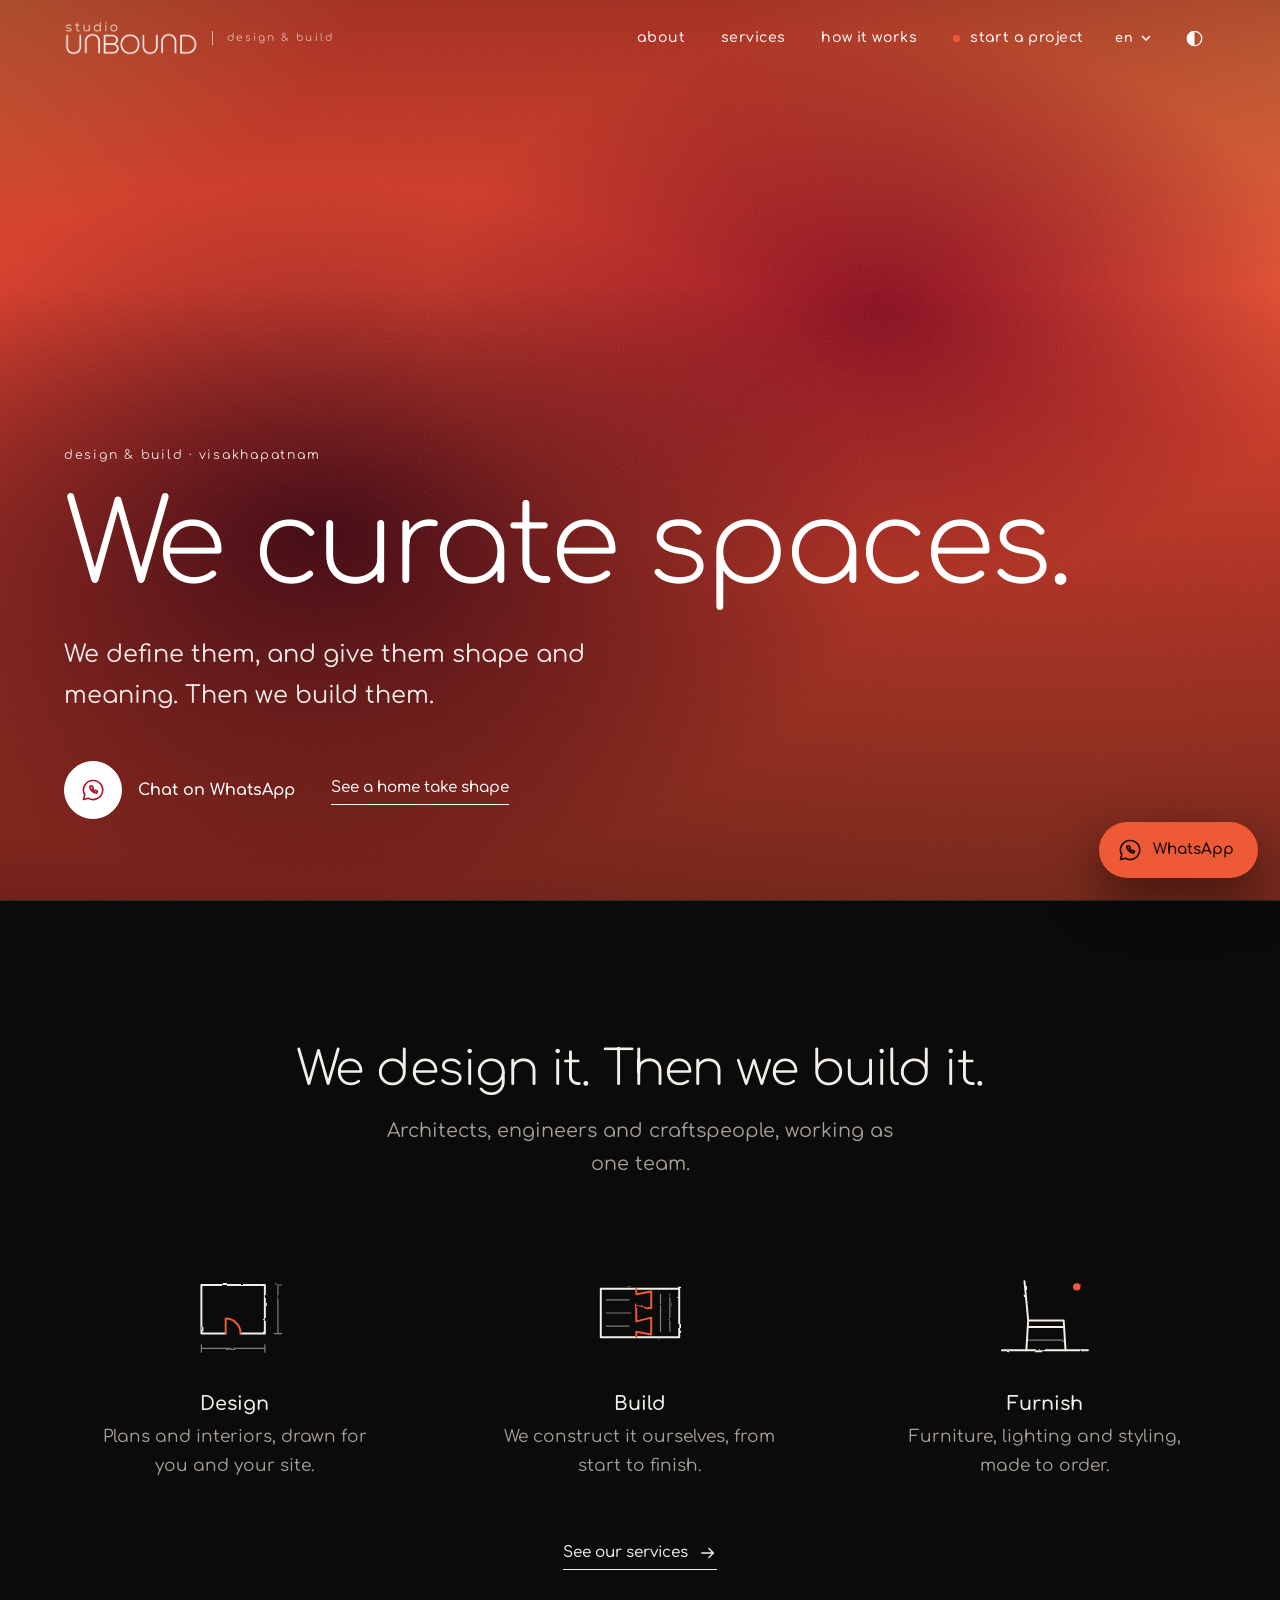
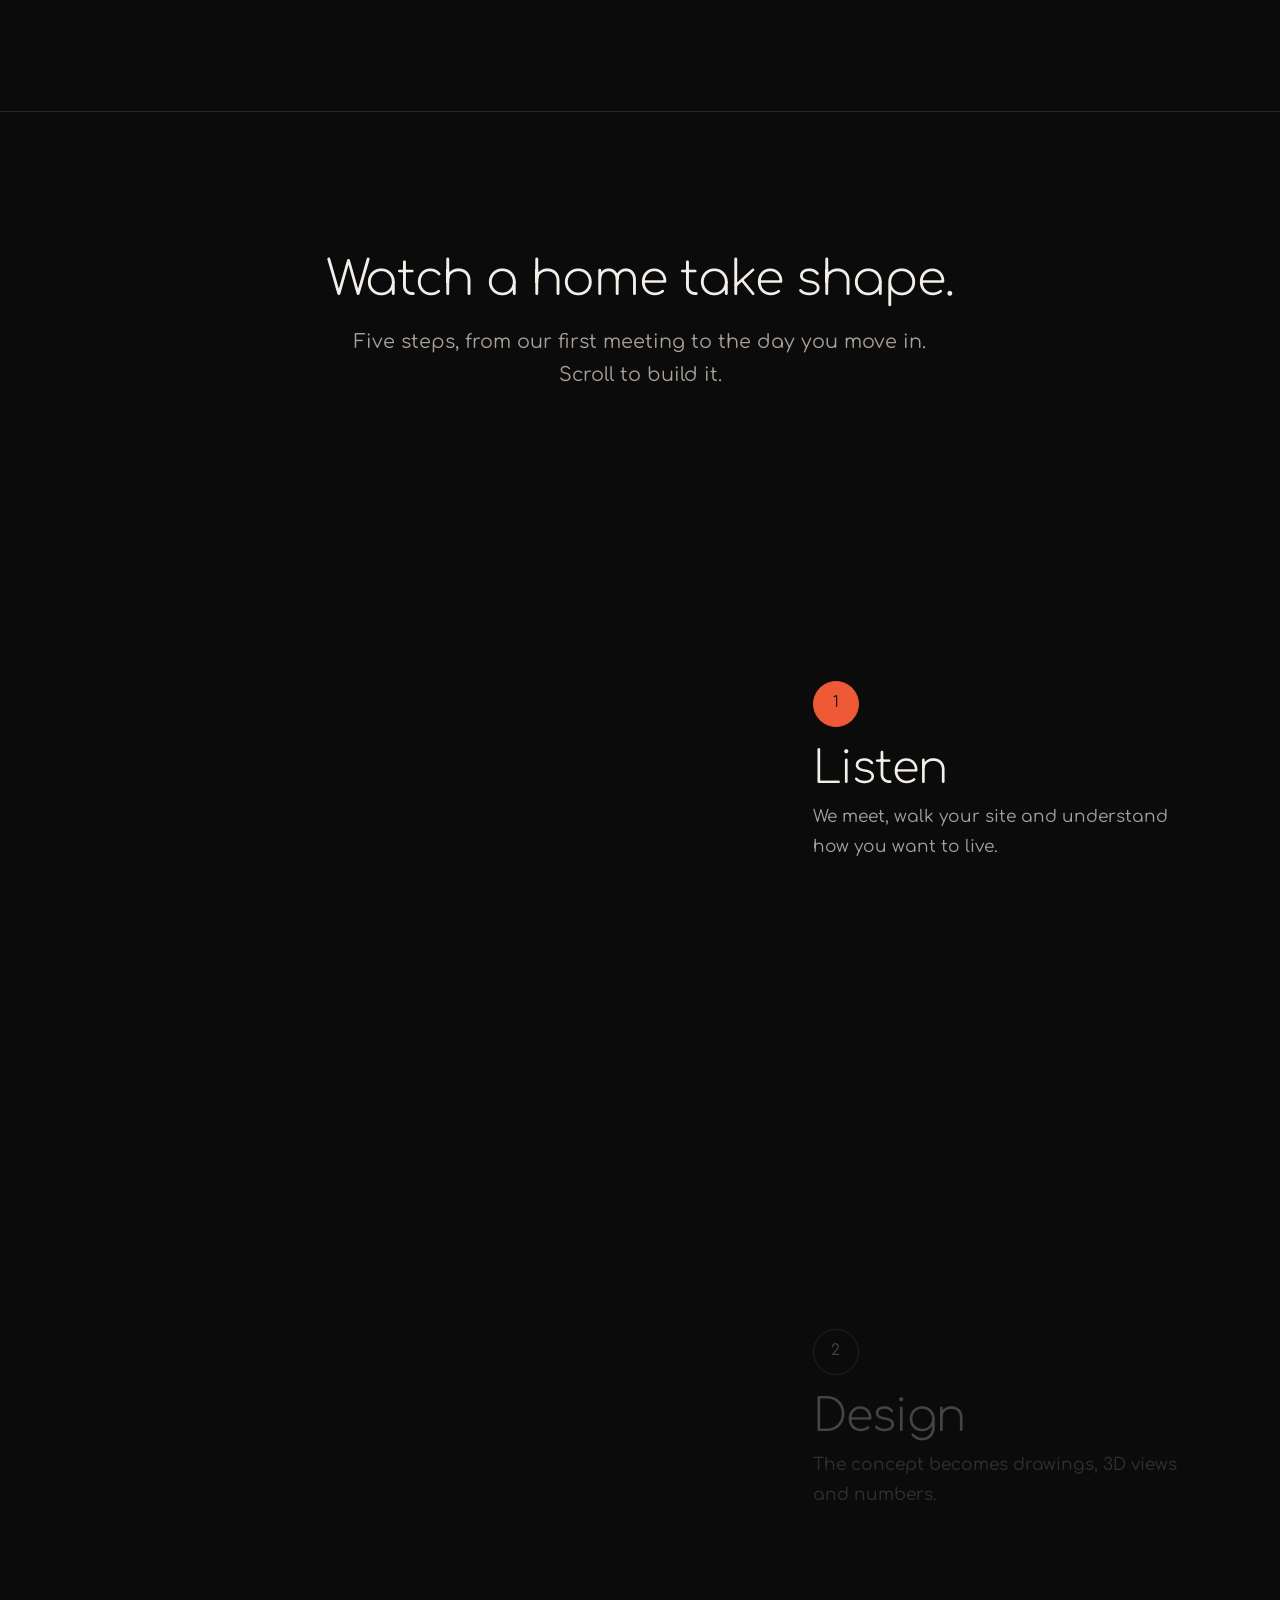
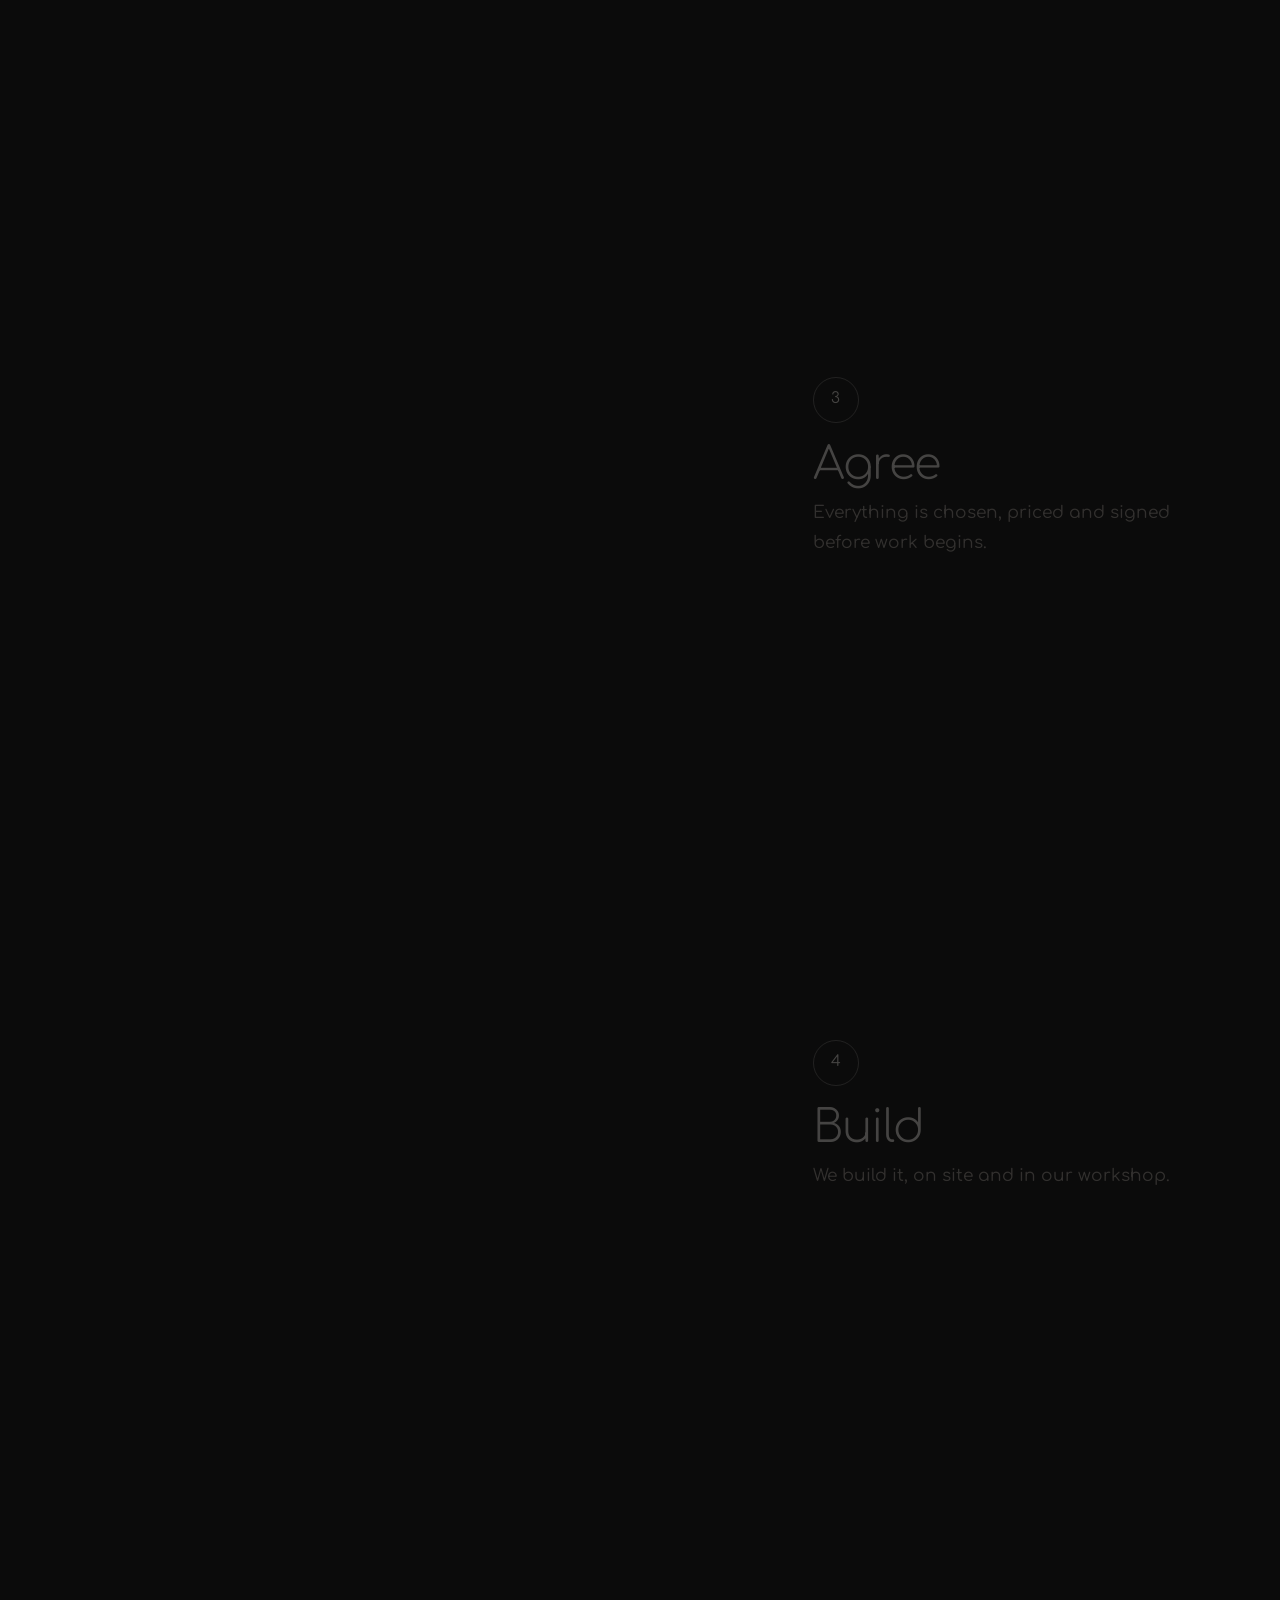
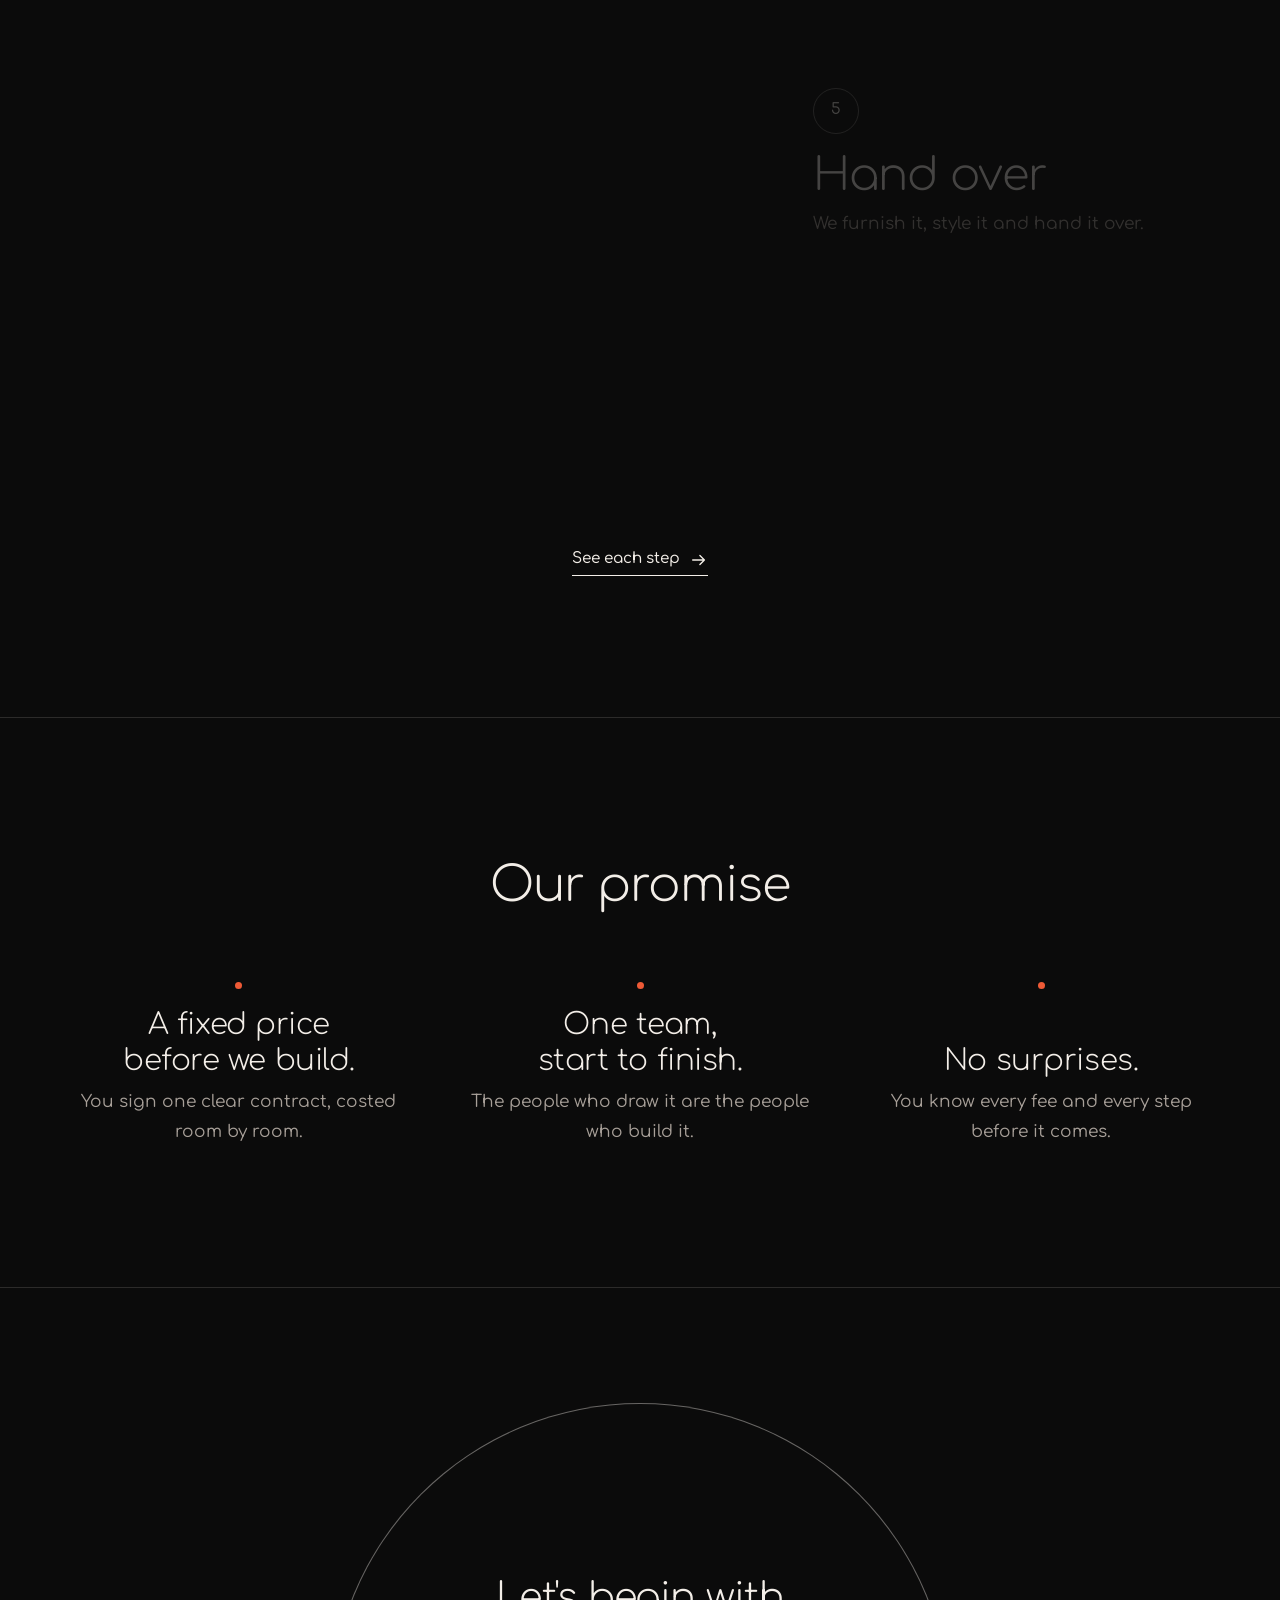
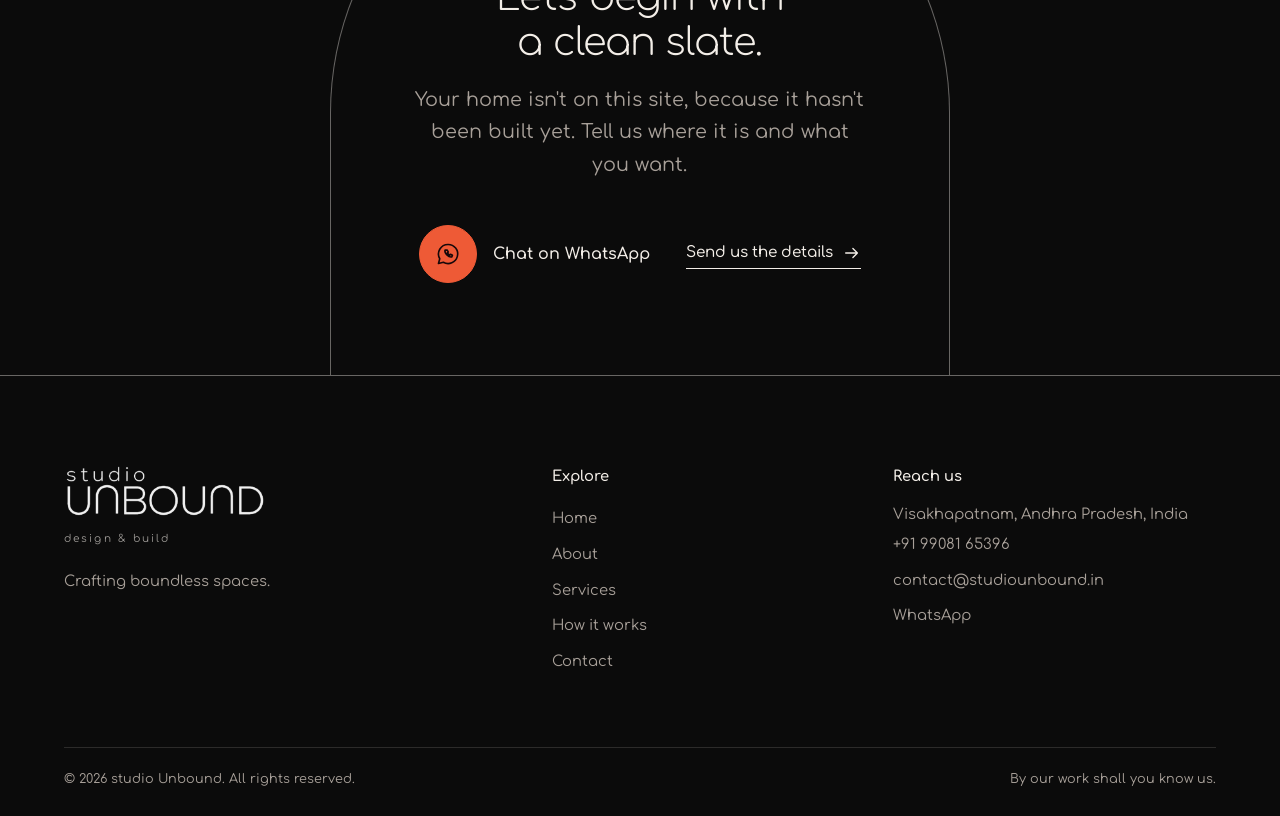
<file: website/index.html>
<!doctype html>
<html lang="en">
<head>
<meta charset="utf-8">
<meta name="viewport" content="width=device-width, initial-scale=1, viewport-fit=cover">
<title>studio Unbound | design &amp; build, Visakhapatnam</title>
<meta name="description" content="A design and build studio in Visakhapatnam. Bring us an idea that has not been built: we draw it, then we build it.">
<meta name="theme-color" content="#0B0B0B">
<meta property="og:type" content="website">
<meta property="og:site_name" content="studio Unbound">
<meta property="og:title" content="studio Unbound | design &amp; build, Visakhapatnam">
<meta property="og:description" content="A design and build studio in Visakhapatnam. Bring us an idea that has not been built: we draw it, then we build it.">
<meta property="og:image" content="assets/img/share.jpg">
<meta name="twitter:card" content="summary_large_image">
<link rel="icon" type="image/png" href="assets/img/favicon.png">
<link rel="apple-touch-icon" href="assets/img/apple-touch-icon.png">
<script>(function(){var d=document.documentElement;d.classList.add('js');try{var q=new URLSearchParams(location.search),t=q.get('theme')||localStorage.getItem('su-theme');if(t!=='light'&&t!=='dark'){t='dark'}d.setAttribute('data-theme',t);var l=q.get('lang')||localStorage.getItem('su-lang');if(l==='te'||l==='hi'){d.classList.add('i18n-wait')}}catch(e){d.setAttribute('data-theme','dark')}})();</script>
<link rel="preconnect" href="https://fonts.googleapis.com">
<link rel="preconnect" href="https://fonts.gstatic.com" crossorigin>
<link rel="stylesheet" href="https://fonts.googleapis.com/css2?family=Comfortaa:wght@300..700&amp;display=swap">
<link rel="stylesheet" href="assets/css/style.css">
</head>
<body data-page="home">

<a class="skip" href="#main" data-i18n="ui.skip">Skip to content</a>

<svg class="defs" aria-hidden="true" focusable="false">
  <defs>
    <pattern id="hatch" width="7" height="7" patternUnits="userSpaceOnUse" patternTransform="rotate(45)"><line x1="0" y1="0" x2="0" y2="7" stroke="currentColor" stroke-width=".7"/></pattern>
    <pattern id="hatch-chalk" width="8" height="8" patternUnits="userSpaceOnUse" patternTransform="rotate(45)"><line x1="0" y1="0" x2="0" y2="8" stroke="#ECE9E2" stroke-width=".9"/></pattern>
    <pattern id="dotgrid" x="10" y="10" width="20" height="20" patternUnits="userSpaceOnUse"><circle cx="10" cy="10" r="1" fill="currentColor"/></pattern>
    <filter id="pencil" x="-8%" y="-8%" width="116%" height="116%"><feTurbulence type="fractalNoise" baseFrequency=".09" numOctaves="2" seed="11" result="n"/><feDisplacementMap in="SourceGraphic" in2="n" scale="2.2" xChannelSelector="R" yChannelSelector="G"/></filter>
    <filter id="chalk" x="-4%" y="-4%" width="108%" height="108%"><feTurbulence type="fractalNoise" baseFrequency=".75" numOctaves="2" seed="4" result="n"/><feDisplacementMap in="SourceGraphic" in2="n" scale="2.6" xChannelSelector="R" yChannelSelector="G"/></filter>
  </defs>
</svg>

<header class="site-header">
  <div class="wrap header-inner">
    <a class="logo" href="index.html" aria-label="studio Unbound, design and build: home">
      <img src="assets/img/logo.png" alt="studio Unbound" width="134" height="36">
      <span class="logo-tag">design &amp; build</span>
    </a>
    <nav class="nav" id="nav" aria-label="Primary">
      <a href="story.html" data-nav="story"><span data-i18n="nav.story">About</span></a>
      <a href="services.html" data-nav="services"><span data-i18n="nav.services">Services</span></a>
      <a href="process.html" data-nav="process"><span data-i18n="nav.process">How it works</span></a>
      <a class="nav-cta" href="contact.html" data-nav="contact"><span data-i18n="nav.cta">Start a project</span></a>
    </nav>
    <div class="lang">
      <button class="lang-btn" type="button" aria-haspopup="true" aria-expanded="false" aria-controls="lang-menu" aria-label="Choose language" data-i18n-attr="aria-label:ui.lang">
        <span data-lang-current>EN</span>
        <svg viewBox="0 0 12 12" aria-hidden="true"><path d="M2.5 4.5 6 8l3.5-3.5"/></svg>
      </button>
      <ul class="lang-menu" id="lang-menu" hidden>
        <li><button type="button" data-set-lang="en" aria-pressed="true">English</button></li>
        <li><button type="button" data-set-lang="te" aria-pressed="false">తెలుగు</button></li>
        <li><button type="button" data-set-lang="hi" aria-pressed="false">हिन्दी</button></li>
      </ul>
    </div>
    <button class="icon-btn theme-btn" type="button" data-theme-toggle aria-label="Switch between light and dark theme" data-i18n-attr="aria-label:ui.theme">
      <svg viewBox="0 0 24 24" aria-hidden="true"><circle cx="12" cy="12" r="8.25" fill="none" stroke="currentColor" stroke-width="1.4"/><path d="M12 3.75a8.25 8.25 0 0 1 0 16.5z" fill="currentColor"/></svg>
    </button>
    <button class="icon-btn menu-btn" type="button" aria-controls="nav" aria-expanded="false" aria-label="Menu" data-i18n-attr="aria-label:ui.menu"><span></span><span></span></button>
  </div>
</header>

<main id="main">

  <section class="hero">
    <div class="heat" aria-hidden="true"></div>
    <div class="wrap hero-inner">
      <p class="kicker">design &amp; build · <span data-i18n="h.place">Visakhapatnam</span></p>
      <h1 class="display" data-i18n="h.title">We curate spaces.</h1>
      <p class="lead" data-i18n="h.lead">We define them, and give them shape and meaning. Then we build them.</p>
      <div class="cta-row">
        <a class="go go--fill" data-contact="whatsapp" href="https://wa.me/919908165396" target="_blank" rel="noopener"><span class="go-ring"><svg class="wa" viewBox="0 0 24 24" aria-hidden="true"><path d="M12 3.2a8.8 8.8 0 0 0-7.6 13.2L3.2 20.8l4.5-1.2A8.8 8.8 0 1 0 12 3.2z"/><path d="M9.3 8.3c-.5 1.3.3 3 1.7 4.5s3.1 2.3 4.5 1.9l.6-1.5-1.8-1-.8.8c-.8-.4-1.6-1.2-2-2l.8-.8-1-1.8z"/></svg></span><span data-i18n="cta.wa">Chat on WhatsApp</span></a>
        <a class="tl" href="#story"><span data-i18n="h.cta2">See a home take shape</span></a>
      </div>
    </div>
  </section>

  <section class="screen">
    <div class="wrap">
      <div class="col center">
        <h2 class="h2" data-i18n="w.title">We design it. Then we build it.</h2>
        <p class="lead" data-i18n="w.lead">Architects, engineers and craftspeople, working as one team.</p>
      </div>
      <ul class="trio">
        <li>
          <div class="trio-art"><svg class="sk sk--icon draw" filter="url(#pencil)" viewBox="0 0 120 120" aria-hidden="true"><path class="d" pathLength="1" d="M50 82H24V30H92V82H66"/><path class="a d" pathLength="1" style="--d:.5s" d="M50 82V66A16 16 0 0 1 66 82"/><path class="t d" pathLength="1" style="--d:.8s" d="M24 98H92M24 94V102M92 94V102M106 30V82M102 30H110M102 82H110"/></svg></div>
          <div><h3 class="h3" data-i18n="w1.t">Design</h3><p data-i18n="w1.d">Plans and interiors, drawn for you and your site.</p></div>
        </li>
        <li>
          <div class="trio-art"><svg class="sk sk--icon draw" filter="url(#pencil)" viewBox="0 0 120 120" aria-hidden="true"><path class="d" pathLength="1" d="M18 34H102V86H18Z"/><path class="a d" pathLength="1" style="--d:.5s" d="M56 34V40L72 37V55L56 51V69L72 65V83L56 80V86"/><path class="t d" pathLength="1" style="--d:.9s" d="M24 46H48M24 60H50M24 74H48M82 40V80M92 40V80"/></svg></div>
          <div><h3 class="h3" data-i18n="w2.t">Build</h3><p data-i18n="w2.d">We construct it ourselves, from start to finish.</p></div>
        </li>
        <li>
          <div class="trio-art"><svg class="sk sk--icon draw" filter="url(#pencil)" viewBox="0 0 120 120" aria-hidden="true"><path class="d" pathLength="1" d="M14 100H106"/><path class="d" pathLength="1" style="--d:.3s" d="M38 26L42 68L40 100M42 68H80M80 68L82 100M42 75H80"/><path class="t d" pathLength="1" style="--d:.8s" d="M41 89H81"/><circle class="gf pop" style="--d:1s" cx="94" cy="32" r="4"/></svg></div>
          <div><h3 class="h3" data-i18n="w3.t">Furnish</h3><p data-i18n="w3.d">Furniture, lighting and styling, made to order.</p></div>
        </li>
      </ul>
      <p class="more-link"><a class="tl" href="services.html"><span data-i18n="w.link">See our services</span><svg class="arr" viewBox="0 0 20 20" aria-hidden="true"><path d="M3 10h13M11 5l5 5-5 5"/></svg></a></p>
    </div>
  </section>

  <section class="screen" id="story">
    <div class="wrap">
      <div class="col center">
        <h2 class="h2" data-i18n="bs.title">Watch a home take shape.</h2>
        <p class="lead" data-i18n="bs.lead">Five steps, from our first meeting to the day you move in. Scroll to build it.</p>
      </div>
      <div class="story" data-scrub>
        <div class="story-scene">
          <svg class="sk scrub" viewBox="0 0 640 440" role="img" aria-label="A house being built in five stages: an empty plot, a dashed plan, foundations and materials, walls and scaffolding, and the finished home with lit windows.">
            <!-- 1 listen: the plot -->
            <path class="d" pathLength="1" data-from="0" data-to=".1" d="M24 380H616"/>
            <circle class="sun f" data-from=".02" data-to=".14" cx="548" cy="78" r="24"/>
            <path class="d" pathLength="1" data-from=".05" data-to=".16" d="M86 380V330M112 306A26 26 0 1 1 60 306A26 26 0 1 1 112 306"/>
            <path class="d" pathLength="1" data-from=".1" data-to=".16" data-out=".5,.58" d="M170 380V360M470 380V360"/>
            <path class="dash f" data-from=".12" data-to=".19" data-out=".5,.58" d="M170 365H470"/>
          
            <!-- 2 design: the plan, in dashes -->
            <g class="plan f" data-from=".2" data-to=".3"><path d="M180 380V230H460V380"/></g>
            <g class="plan f" data-from=".26" data-to=".34"><path d="M300 230V140H460V230"/></g>
            <g class="plan f" data-from=".3" data-to=".38"><path d="M214 380V326A26 26 0 0 1 266 326V380M330 270H420V330H330ZM345 165H415V205H345Z"/></g>
            <path class="a t d" pathLength="1" data-from=".32" data-to=".4" data-out=".84,.92" d="M180 408H460M180 400V416M460 400V416M492 140V380M484 140H500M484 380H500"/>
          
            <!-- 3 agree: paper signed, ground prepared, materials on site -->
            <path class="d" pathLength="1" data-from=".4" data-to=".48" data-out=".84,.92" d="M70 118H104L118 132V184H70Z"/>
            <path class="t d" pathLength="1" data-from=".44" data-to=".5" data-out=".84,.92" d="M80 142H108M80 152H108"/>
            <path class="a d" pathLength="1" stroke-width="2.4" data-from=".48" data-to=".56" data-out=".84,.92" d="M82 168L90 176L106 158"/>
            <path class="found rise" data-from=".42" data-to=".5" d="M168 380H472V394H168Z"/>
            <path class="d" pathLength="1" data-from=".46" data-to=".55" data-out=".84,.92" d="M520 380V368H586V380M542 368V380M564 368V380M531 368V356H575V368M553 356V368"/>
            <path class="d" pathLength="1" data-from=".48" data-to=".55" data-out=".84,.92" d="M112 376H158M112 370H158M112 364H158"/>
          
            <!-- 4 build: walls rise inside the scaffold -->
            <path class="t d" pathLength="1" data-from=".56" data-to=".7" data-out=".82,.9" d="M476 380V132M500 380V132M470 330H506M470 280H506M470 230H506M470 180H506M476 330L500 280M500 230L476 180"/>
            <rect class="wall rise" data-from=".57" data-to=".7" x="180" y="230" width="280" height="150"/>
            <rect class="wall rise" data-from=".68" data-to=".78" x="300" y="140" width="160" height="90"/>
            <path class="d" pathLength="1" stroke-width="2.6" data-from=".74" data-to=".82" d="M170 230H300M290 140H470M460 230H470"/>
            <path class="d" pathLength="1" data-from=".76" data-to=".84" d="M214 380V326A26 26 0 0 1 266 326V380M330 270H420V330H330ZM345 165H415V205H345Z"/>
          
            <!-- 5 hand over: lights on -->
            <path class="glow f" data-from=".84" data-to=".92" d="M331 271H419V329H331ZM346 166H414V204H346Z"/>
            <path class="t f" data-from=".86" data-to=".92" d="M375 270V330M330 300H420M380 165V205"/>
            <path class="door f" data-from=".84" data-to=".92" d="M217 380V326A23 23 0 0 1 263 326V380Z"/>
            <circle class="knob f" data-from=".9" data-to=".95" cx="254" cy="352" r="2.6"/>
            <path class="spill f" data-from=".9" data-to=".98" d="M214 382H266L282 418H198Z"/>
            <path class="d" pathLength="1" data-from=".88" data-to=".98" d="M548 380V340M570 320A22 22 0 1 1 526 320A22 22 0 1 1 570 320"/>
            <path class="d" pathLength="1" data-from=".9" data-to=".98" d="M120 380V362M106 362H134M108 362V352M132 362V352"/>
          </svg>
        </div>
        <ol class="story-steps">
          <li><span class="story-no">1</span><h3 data-i18n="st1.name">Listen</h3><p data-i18n="st1.sum">We meet, walk your site and understand how you want to live.</p></li>
          <li><span class="story-no">2</span><h3 data-i18n="st2.name">Design</h3><p data-i18n="st2.sum">The concept becomes drawings, 3D views and numbers.</p></li>
          <li><span class="story-no">3</span><h3 data-i18n="st3.name">Agree</h3><p data-i18n="st3.sum">Everything is chosen, priced and signed before work begins.</p></li>
          <li><span class="story-no">4</span><h3 data-i18n="st4.name">Build</h3><p data-i18n="st4.sum">We build it, on site and in our workshop.</p></li>
          <li><span class="story-no">5</span><h3 data-i18n="st5.name">Hand over</h3><p data-i18n="st5.sum">We furnish it, style it and hand it over.</p></li>
        </ol>
      </div>
      <p class="more-link"><a class="tl" href="process.html"><span data-i18n="hw.link">See each step</span><svg class="arr" viewBox="0 0 20 20" aria-hidden="true"><path d="M3 10h13M11 5l5 5-5 5"/></svg></a></p>
    </div>
  </section>

  <section class="screen">
    <div class="wrap">
      <div class="col center">
        <h2 class="h2" data-i18n="pm.title">Our promise</h2>
      </div>
      <ul class="promises">
        <li><h3 data-i18n="pm1.t">A fixed price before we build.</h3><p data-i18n="pm1.d">You sign one clear contract, costed room by room.</p></li>
        <li><h3 data-i18n="pm2.t">One team, start to finish.</h3><p data-i18n="pm2.d">The people who draw it are the people who build it.</p></li>
        <li><h3 data-i18n="pm3.t">No surprises.</h3><p data-i18n="pm3.d">You know every fee and every step before it comes.</p></li>
      </ul>
    </div>
  </section>

</main>

<section class="cta-band">
  <div class="wrap">
    <div class="cta-arch">
      <h2 class="h2" data-i18n="cta.title">Let's begin with a clean slate.</h2>
      <p class="lead" data-i18n="cta.text">Your home isn't on this site, because it hasn't been built yet. Tell us where it is and what you want.</p>
      <div class="cta-row">
        <a class="go go--fill" data-contact="whatsapp" href="https://wa.me/919908165396" target="_blank" rel="noopener"><span class="go-ring"><svg class="wa" viewBox="0 0 24 24" aria-hidden="true"><path d="M12 3.2a8.8 8.8 0 0 0-7.6 13.2L3.2 20.8l4.5-1.2A8.8 8.8 0 1 0 12 3.2z"/><path d="M9.3 8.3c-.5 1.3.3 3 1.7 4.5s3.1 2.3 4.5 1.9l.6-1.5-1.8-1-.8.8c-.8-.4-1.6-1.2-2-2l.8-.8-1-1.8z"/></svg></span><span data-i18n="cta.wa">Chat on WhatsApp</span></a>
        <a class="tl" href="contact.html"><span data-i18n="cta.btn">Send us the details</span><svg class="arr" viewBox="0 0 20 20" aria-hidden="true"><path d="M3 10h13M11 5l5 5-5 5"/></svg></a>
      </div>
    </div>
  </div>
</section>

<footer class="site-footer">
  <div class="wrap">
    <div class="footer-top">
      <div class="footer-brand">
        <a href="index.html" aria-label="studio Unbound: home"><img src="assets/img/logo.png" alt="studio Unbound" width="201" height="54" loading="lazy"></a>
        <div><span class="logo-tag">design &amp; build</span></div>
        <p data-i18n="footer.tagline">Crafting boundless spaces.</p>
      </div>
      <nav class="footer-col" aria-label="Footer">
        <h2 class="label" data-i18n="footer.explore">Explore</h2>
        <ul>
          <li><a href="index.html" data-nav="home" data-i18n="nav.home">Home</a></li>
          <li><a href="story.html" data-nav="story" data-i18n="nav.story">About</a></li>
          <li><a href="services.html" data-nav="services" data-i18n="nav.services">Services</a></li>
          <li><a href="process.html" data-nav="process" data-i18n="nav.process">How it works</a></li>
          <li><a href="contact.html" data-nav="contact" data-i18n="nav.contact">Contact</a></li>
        </ul>
      </nav>
      <div class="footer-col">
        <h2 class="label" data-i18n="footer.reach">Reach us</h2>
        <address data-i18n="footer.place">Visakhapatnam, Andhra Pradesh, India</address>
        <ul>
          <li data-contact-row hidden><a data-contact="phone" href="#"><span data-contact-text></span></a></li>
          <li data-contact-row hidden><a data-contact="email" href="#"><span data-contact-text></span></a></li>
          <li data-contact-row hidden><a data-contact="whatsapp" href="#">WhatsApp</a></li>
          <li data-contact-row hidden><a data-contact="instagram" href="#">Instagram</a></li>
          <li data-contact-row hidden><a data-contact="mapUrl" href="#" data-i18n="footer.map">Find us on the map</a></li>
        </ul>
        <ul class="company" data-company hidden>
          <li data-company-row="established" hidden><span class="label" data-i18n="co.est">Established</span><span data-company-text></span></li>
          <li data-company-row="registration" hidden><span class="label" data-i18n="co.reg">Registration</span><span data-company-text></span></li>
          <li data-company-row="gstin" hidden><span class="label">GSTIN</span><span data-company-text></span></li>
          <li data-company-row="address" hidden><span class="label" data-i18n="co.addr">Studio</span><span data-company-text></span></li>
        </ul>
      </div>
    </div>
    <div class="footer-bottom">
      <span>&copy; <span data-year>2026</span> studio Unbound. <span data-i18n="footer.rights">All rights reserved.</span></span>
      <span data-i18n="cta.quote">By our work shall you know us.</span>
    </div>
  </div>
</footer>

<a class="wa-float" data-contact="whatsapp" href="https://wa.me/919908165396" target="_blank" rel="noopener" hidden aria-label="Chat with us on WhatsApp" data-i18n-attr="aria-label:ui.wa"><svg class="wa" viewBox="0 0 24 24" aria-hidden="true"><path d="M12 3.2a8.8 8.8 0 0 0-7.6 13.2L3.2 20.8l4.5-1.2A8.8 8.8 0 1 0 12 3.2z"/><path d="M9.3 8.3c-.5 1.3.3 3 1.7 4.5s3.1 2.3 4.5 1.9l.6-1.5-1.8-1-.8.8c-.8-.4-1.6-1.2-2-2l.8-.8-1-1.8z"/></svg><span>WhatsApp</span></a>

<script src="assets/js/config.js"></script>
<script src="assets/js/main.js"></script>
</body>
</html>
</file>
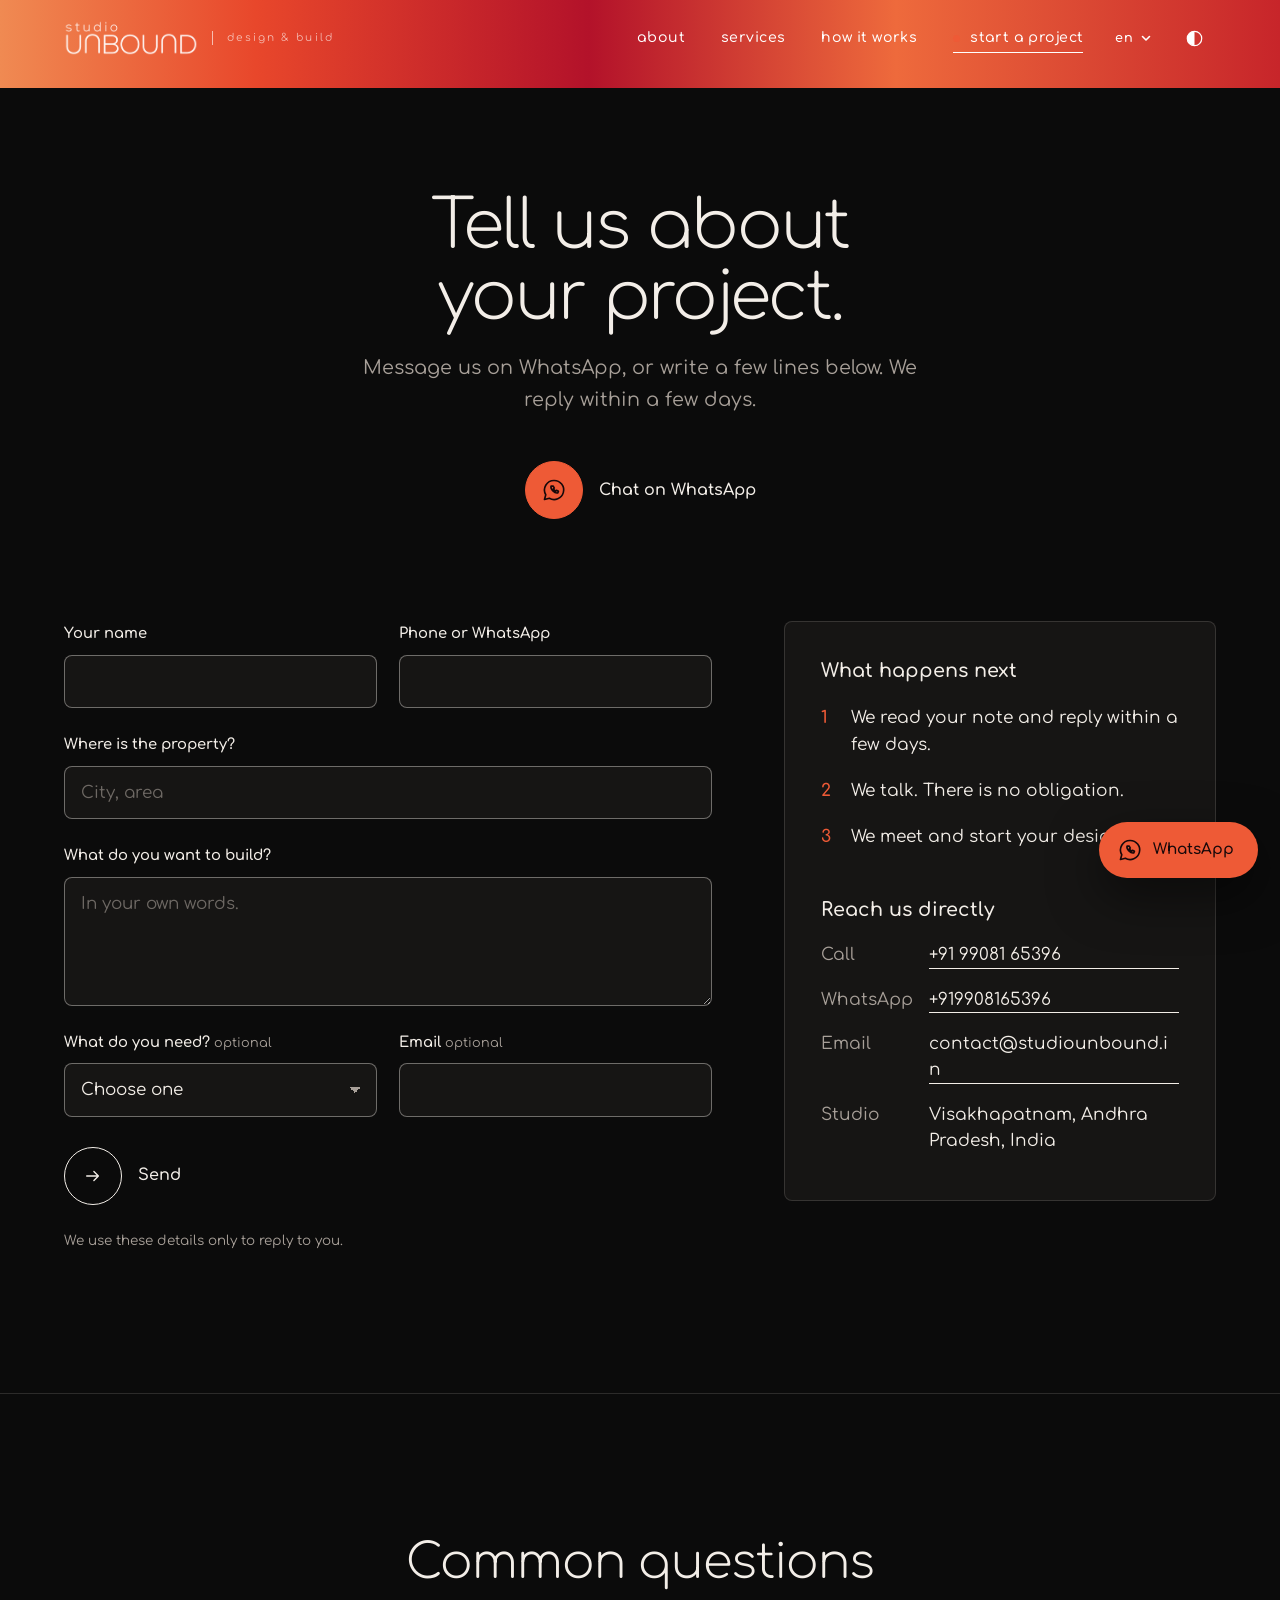
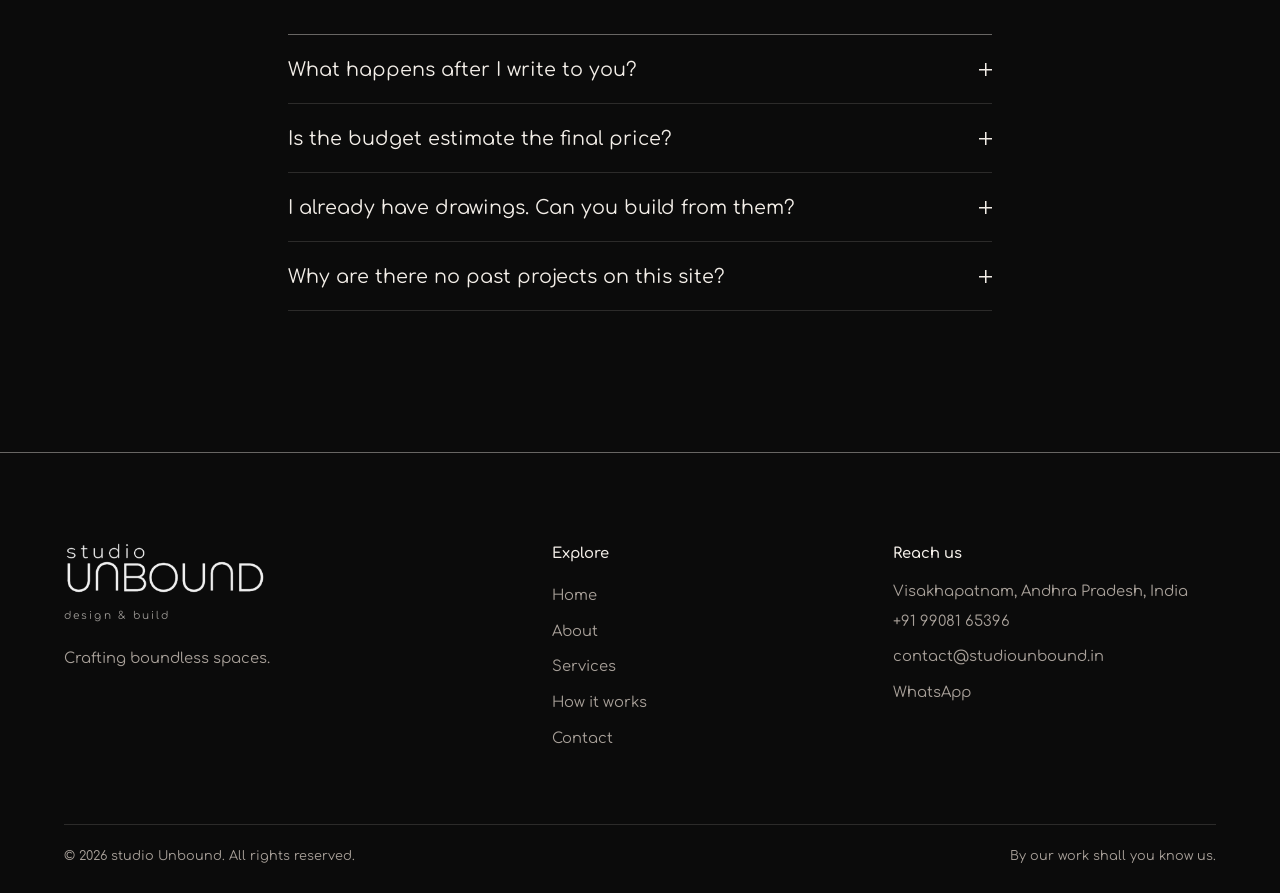
<file: website/contact.html>
<!doctype html>
<html lang="en">
<head>
<meta charset="utf-8">
<meta name="viewport" content="width=device-width, initial-scale=1, viewport-fit=cover">
<title>Contact | studio Unbound</title>
<meta name="description" content="Tell us where your property is and what you want to build. We reply within a few days.">
<meta name="theme-color" content="#0B0B0B">
<meta property="og:type" content="website">
<meta property="og:site_name" content="studio Unbound">
<meta property="og:title" content="Contact | studio Unbound">
<meta property="og:description" content="Tell us where your property is and what you want to build. We reply within a few days.">
<meta property="og:image" content="assets/img/share.jpg">
<meta name="twitter:card" content="summary_large_image">
<link rel="icon" type="image/png" href="assets/img/favicon.png">
<link rel="apple-touch-icon" href="assets/img/apple-touch-icon.png">
<script>(function(){var d=document.documentElement;d.classList.add('js');try{var q=new URLSearchParams(location.search),t=q.get('theme')||localStorage.getItem('su-theme');if(t!=='light'&&t!=='dark'){t='dark'}d.setAttribute('data-theme',t);var l=q.get('lang')||localStorage.getItem('su-lang');if(l==='te'||l==='hi'){d.classList.add('i18n-wait')}}catch(e){d.setAttribute('data-theme','dark')}})();</script>
<link rel="preconnect" href="https://fonts.googleapis.com">
<link rel="preconnect" href="https://fonts.gstatic.com" crossorigin>
<link rel="stylesheet" href="https://fonts.googleapis.com/css2?family=Comfortaa:wght@300..700&amp;display=swap">
<link rel="stylesheet" href="assets/css/style.css">
</head>
<body data-page="contact">

<a class="skip" href="#main" data-i18n="ui.skip">Skip to content</a>

<svg class="defs" aria-hidden="true" focusable="false">
  <defs>
    <pattern id="hatch" width="7" height="7" patternUnits="userSpaceOnUse" patternTransform="rotate(45)"><line x1="0" y1="0" x2="0" y2="7" stroke="currentColor" stroke-width=".7"/></pattern>
    <pattern id="hatch-chalk" width="8" height="8" patternUnits="userSpaceOnUse" patternTransform="rotate(45)"><line x1="0" y1="0" x2="0" y2="8" stroke="#ECE9E2" stroke-width=".9"/></pattern>
    <pattern id="dotgrid" x="10" y="10" width="20" height="20" patternUnits="userSpaceOnUse"><circle cx="10" cy="10" r="1" fill="currentColor"/></pattern>
    <filter id="pencil" x="-8%" y="-8%" width="116%" height="116%"><feTurbulence type="fractalNoise" baseFrequency=".09" numOctaves="2" seed="11" result="n"/><feDisplacementMap in="SourceGraphic" in2="n" scale="2.2" xChannelSelector="R" yChannelSelector="G"/></filter>
    <filter id="chalk" x="-4%" y="-4%" width="108%" height="108%"><feTurbulence type="fractalNoise" baseFrequency=".75" numOctaves="2" seed="4" result="n"/><feDisplacementMap in="SourceGraphic" in2="n" scale="2.6" xChannelSelector="R" yChannelSelector="G"/></filter>
  </defs>
</svg>

<header class="site-header">
  <div class="wrap header-inner">
    <a class="logo" href="index.html" aria-label="studio Unbound, design and build: home">
      <img src="assets/img/logo.png" alt="studio Unbound" width="134" height="36">
      <span class="logo-tag">design &amp; build</span>
    </a>
    <nav class="nav" id="nav" aria-label="Primary">
      <a href="story.html" data-nav="story"><span data-i18n="nav.story">About</span></a>
      <a href="services.html" data-nav="services"><span data-i18n="nav.services">Services</span></a>
      <a href="process.html" data-nav="process"><span data-i18n="nav.process">How it works</span></a>
      <a class="nav-cta" href="contact.html" data-nav="contact"><span data-i18n="nav.cta">Start a project</span></a>
    </nav>
    <div class="lang">
      <button class="lang-btn" type="button" aria-haspopup="true" aria-expanded="false" aria-controls="lang-menu" aria-label="Choose language" data-i18n-attr="aria-label:ui.lang">
        <span data-lang-current>EN</span>
        <svg viewBox="0 0 12 12" aria-hidden="true"><path d="M2.5 4.5 6 8l3.5-3.5"/></svg>
      </button>
      <ul class="lang-menu" id="lang-menu" hidden>
        <li><button type="button" data-set-lang="en" aria-pressed="true">English</button></li>
        <li><button type="button" data-set-lang="te" aria-pressed="false">తెలుగు</button></li>
        <li><button type="button" data-set-lang="hi" aria-pressed="false">हिन्दी</button></li>
      </ul>
    </div>
    <button class="icon-btn theme-btn" type="button" data-theme-toggle aria-label="Switch between light and dark theme" data-i18n-attr="aria-label:ui.theme">
      <svg viewBox="0 0 24 24" aria-hidden="true"><circle cx="12" cy="12" r="8.25" fill="none" stroke="currentColor" stroke-width="1.4"/><path d="M12 3.75a8.25 8.25 0 0 1 0 16.5z" fill="currentColor"/></svg>
    </button>
    <button class="icon-btn menu-btn" type="button" aria-controls="nav" aria-expanded="false" aria-label="Menu" data-i18n-attr="aria-label:ui.menu"><span></span><span></span></button>
  </div>
</header>

<main id="main">

  <section class="page-head">
    <div class="wrap col center">
      <h1 class="display display--page" data-i18n="ct.title">Tell us about your project.</h1>
      <p class="lead" data-i18n="ct.lead">Message us on WhatsApp, or write a few lines below. We reply within a few days.</p>
      <div class="cta-row"><a class="go go--fill" data-contact="whatsapp" href="https://wa.me/919908165396" target="_blank" rel="noopener"><span class="go-ring"><svg class="wa" viewBox="0 0 24 24" aria-hidden="true"><path d="M12 3.2a8.8 8.8 0 0 0-7.6 13.2L3.2 20.8l4.5-1.2A8.8 8.8 0 1 0 12 3.2z"/><path d="M9.3 8.3c-.5 1.3.3 3 1.7 4.5s3.1 2.3 4.5 1.9l.6-1.5-1.8-1-.8.8c-.8-.4-1.6-1.2-2-2l.8-.8-1-1.8z"/></svg></span><span data-i18n="cta.wa">Chat on WhatsApp</span></a></div>
    </div>
  </section>

  <div class="wrap contact-grid">

    <div>
      <form class="form" id="enquiry">
        <div class="field">
          <label for="f-name" data-i18n="f.name">Your name</label>
          <input id="f-name" name="name" type="text" autocomplete="name" required>
        </div>
        <div class="field">
          <label for="f-phone" data-i18n="f.phone">Phone or WhatsApp</label>
          <input id="f-phone" name="phone" type="tel" inputmode="tel" autocomplete="tel" required>
        </div>
        <div class="field field--full">
          <label for="f-location" data-i18n="f.location">Where is the property?</label>
          <input id="f-location" name="location" type="text" required placeholder="City, area" data-i18n-attr="placeholder:f.location.ph">
        </div>
        <div class="field field--full">
          <label for="f-vision" data-i18n="f.vision">What do you want to build?</label>
          <textarea id="f-vision" name="vision" rows="4" required placeholder="In your own words." data-i18n-attr="placeholder:f.vision.ph"></textarea>
        </div>
        <div class="field">
          <label for="f-interest"><span data-i18n="f.interest">What do you need?</span> <small data-i18n="f.optional">optional</small></label>
          <select id="f-interest" name="interest">
            <option value="" data-i18n="f.o.none">Choose one</option>
            <option value="new" data-i18n="f.o.new">A new home or building</option>
            <option value="alter" data-i18n="f.o.alter">An addition, alteration or repair</option>
            <option value="interiors" data-i18n="f.o.interiors">Interiors</option>
            <option value="joinery" data-i18n="f.o.joinery">Cabinets and woodwork</option>
            <option value="living" data-i18n="f.o.living">Furniture</option>
            <option value="acoustics" data-i18n="f.o.acoustics">Sound and video</option>
            <option value="illume" data-i18n="f.o.illume">Lighting and automation</option>
            <option value="earth" data-i18n="f.o.earth">Sustainable systems</option>
            <option value="decor" data-i18n="f.o.decor">Decor and styling</option>
            <option value="custom" data-i18n="f.o.custom">Something unusual</option>
            <option value="other" data-i18n="f.o.other">Something else</option>
          </select>
        </div>
        <div class="field">
          <label for="f-email"><span data-i18n="f.email">Email</span> <small data-i18n="f.optional">optional</small></label>
          <input id="f-email" name="email" type="email" autocomplete="email">
        </div>
        <div class="hp" aria-hidden="true"><label>Company <input type="text" name="company" tabindex="-1" autocomplete="off"></label></div>
        <div class="field--full form-actions">
          <button class="go" type="submit" data-send><span class="go-ring"><svg class="arr" viewBox="0 0 20 20" aria-hidden="true"><path d="M3 10h13M11 5l5 5-5 5"/></svg></span><span data-i18n="f.send">Send</span></button>
          <button class="tl" type="button" data-send-wa hidden><span data-i18n="f.wa">Send on WhatsApp instead</span></button>
        </div>
        <p class="field--full form-note" data-i18n="f.note">We use these details only to reply to you.</p>
      </form>
      <div class="form-status form-status--ok" data-status="ok" role="status" hidden><strong data-i18n="f.ok.t">Thank you. Your note is with us.</strong><span data-i18n="f.ok.d">We will reply within a few days.</span></div>
      <div class="form-status" data-status="err" role="alert" hidden><span data-i18n="f.err">Something went wrong and your note was not sent. Please try again, or reach us directly.</span></div>
      <div class="form-status" data-status="off" role="alert" hidden><span data-i18n="f.off">This form is not connected yet. Please reach us directly for now.</span></div>
    </div>

    <aside class="aside">
      <h2 class="h3" data-i18n="nx.title">What happens next</h2>
      <ol class="next">
        <li data-i18n="nx1">We read your note and reply within a few days.</li>
        <li data-i18n="nx2">We talk. There is no obligation.</li>
        <li data-i18n="nx3">We meet and start your design brief.</li>
      </ol>
      <h2 class="h3" style="margin-top:36px" data-i18n="dr.title">Reach us directly</h2>
      <ul class="reach">
        <li data-contact-row hidden><span data-i18n="dr.phone">Call</span><a data-contact="phone" href="#"><span data-contact-text></span></a></li>
        <li data-contact-row hidden><span>WhatsApp</span><a data-contact="whatsapp" href="#"><span data-contact-text></span></a></li>
        <li data-contact-row hidden><span data-i18n="dr.email">Email</span><a data-contact="email" href="#"><span data-contact-text></span></a></li>
        <li><span data-i18n="dr.studio">Studio</span><span data-i18n="footer.place">Visakhapatnam, Andhra Pradesh, India</span></li>
      </ul>
    </aside>

  </div>

  <section class="screen">
    <div class="wrap col">
      <h2 class="h2 center" data-i18n="fq.title">Common questions</h2>
      <div class="faq">
        <details><summary data-i18n="fq1.q">What happens after I write to you?</summary><p data-i18n="fq1.a">We reply within a few days. Then we talk, with no obligation. After that we meet and write your design brief together.</p></details>
        <details><summary data-i18n="fq2.q">Is the budget estimate the final price?</summary><p data-i18n="fq2.a">No. The estimate helps you decide whether to go ahead. The final price is the fixed-price contract you sign before building starts.</p></details>
        <details><summary data-i18n="fq3.q">I already have drawings. Can you build from them?</summary><p data-i18n="fq3.a">Yes. Start from nothing or bring your own design. We work from where you are.</p></details>
        <details><summary data-i18n="fq4.q">Why are there no past projects on this site?</summary><p data-i18n="fq4.a">On purpose. Every project starts from zero, so yours will not look like anyone else's. We would rather show you how we work.</p></details>
      </div>
    </div>
  </section>

</main>

<footer class="site-footer">
  <div class="wrap">
    <div class="footer-top">
      <div class="footer-brand">
        <a href="index.html" aria-label="studio Unbound: home"><img src="assets/img/logo.png" alt="studio Unbound" width="201" height="54" loading="lazy"></a>
        <div><span class="logo-tag">design &amp; build</span></div>
        <p data-i18n="footer.tagline">Crafting boundless spaces.</p>
      </div>
      <nav class="footer-col" aria-label="Footer">
        <h2 class="label" data-i18n="footer.explore">Explore</h2>
        <ul>
          <li><a href="index.html" data-nav="home" data-i18n="nav.home">Home</a></li>
          <li><a href="story.html" data-nav="story" data-i18n="nav.story">About</a></li>
          <li><a href="services.html" data-nav="services" data-i18n="nav.services">Services</a></li>
          <li><a href="process.html" data-nav="process" data-i18n="nav.process">How it works</a></li>
          <li><a href="contact.html" data-nav="contact" data-i18n="nav.contact">Contact</a></li>
        </ul>
      </nav>
      <div class="footer-col">
        <h2 class="label" data-i18n="footer.reach">Reach us</h2>
        <address data-i18n="footer.place">Visakhapatnam, Andhra Pradesh, India</address>
        <ul>
          <li data-contact-row hidden><a data-contact="phone" href="#"><span data-contact-text></span></a></li>
          <li data-contact-row hidden><a data-contact="email" href="#"><span data-contact-text></span></a></li>
          <li data-contact-row hidden><a data-contact="whatsapp" href="#">WhatsApp</a></li>
          <li data-contact-row hidden><a data-contact="instagram" href="#">Instagram</a></li>
          <li data-contact-row hidden><a data-contact="mapUrl" href="#" data-i18n="footer.map">Find us on the map</a></li>
        </ul>
        <ul class="company" data-company hidden>
          <li data-company-row="established" hidden><span class="label" data-i18n="co.est">Established</span><span data-company-text></span></li>
          <li data-company-row="registration" hidden><span class="label" data-i18n="co.reg">Registration</span><span data-company-text></span></li>
          <li data-company-row="gstin" hidden><span class="label">GSTIN</span><span data-company-text></span></li>
          <li data-company-row="address" hidden><span class="label" data-i18n="co.addr">Studio</span><span data-company-text></span></li>
        </ul>
      </div>
    </div>
    <div class="footer-bottom">
      <span>&copy; <span data-year>2026</span> studio Unbound. <span data-i18n="footer.rights">All rights reserved.</span></span>
      <span data-i18n="cta.quote">By our work shall you know us.</span>
    </div>
  </div>
</footer>

<a class="wa-float" data-contact="whatsapp" href="https://wa.me/919908165396" target="_blank" rel="noopener" hidden aria-label="Chat with us on WhatsApp" data-i18n-attr="aria-label:ui.wa"><svg class="wa" viewBox="0 0 24 24" aria-hidden="true"><path d="M12 3.2a8.8 8.8 0 0 0-7.6 13.2L3.2 20.8l4.5-1.2A8.8 8.8 0 1 0 12 3.2z"/><path d="M9.3 8.3c-.5 1.3.3 3 1.7 4.5s3.1 2.3 4.5 1.9l.6-1.5-1.8-1-.8.8c-.8-.4-1.6-1.2-2-2l.8-.8-1-1.8z"/></svg><span>WhatsApp</span></a>

<script src="assets/js/config.js"></script>
<script src="assets/js/main.js"></script>
</body>
</html>
</file>
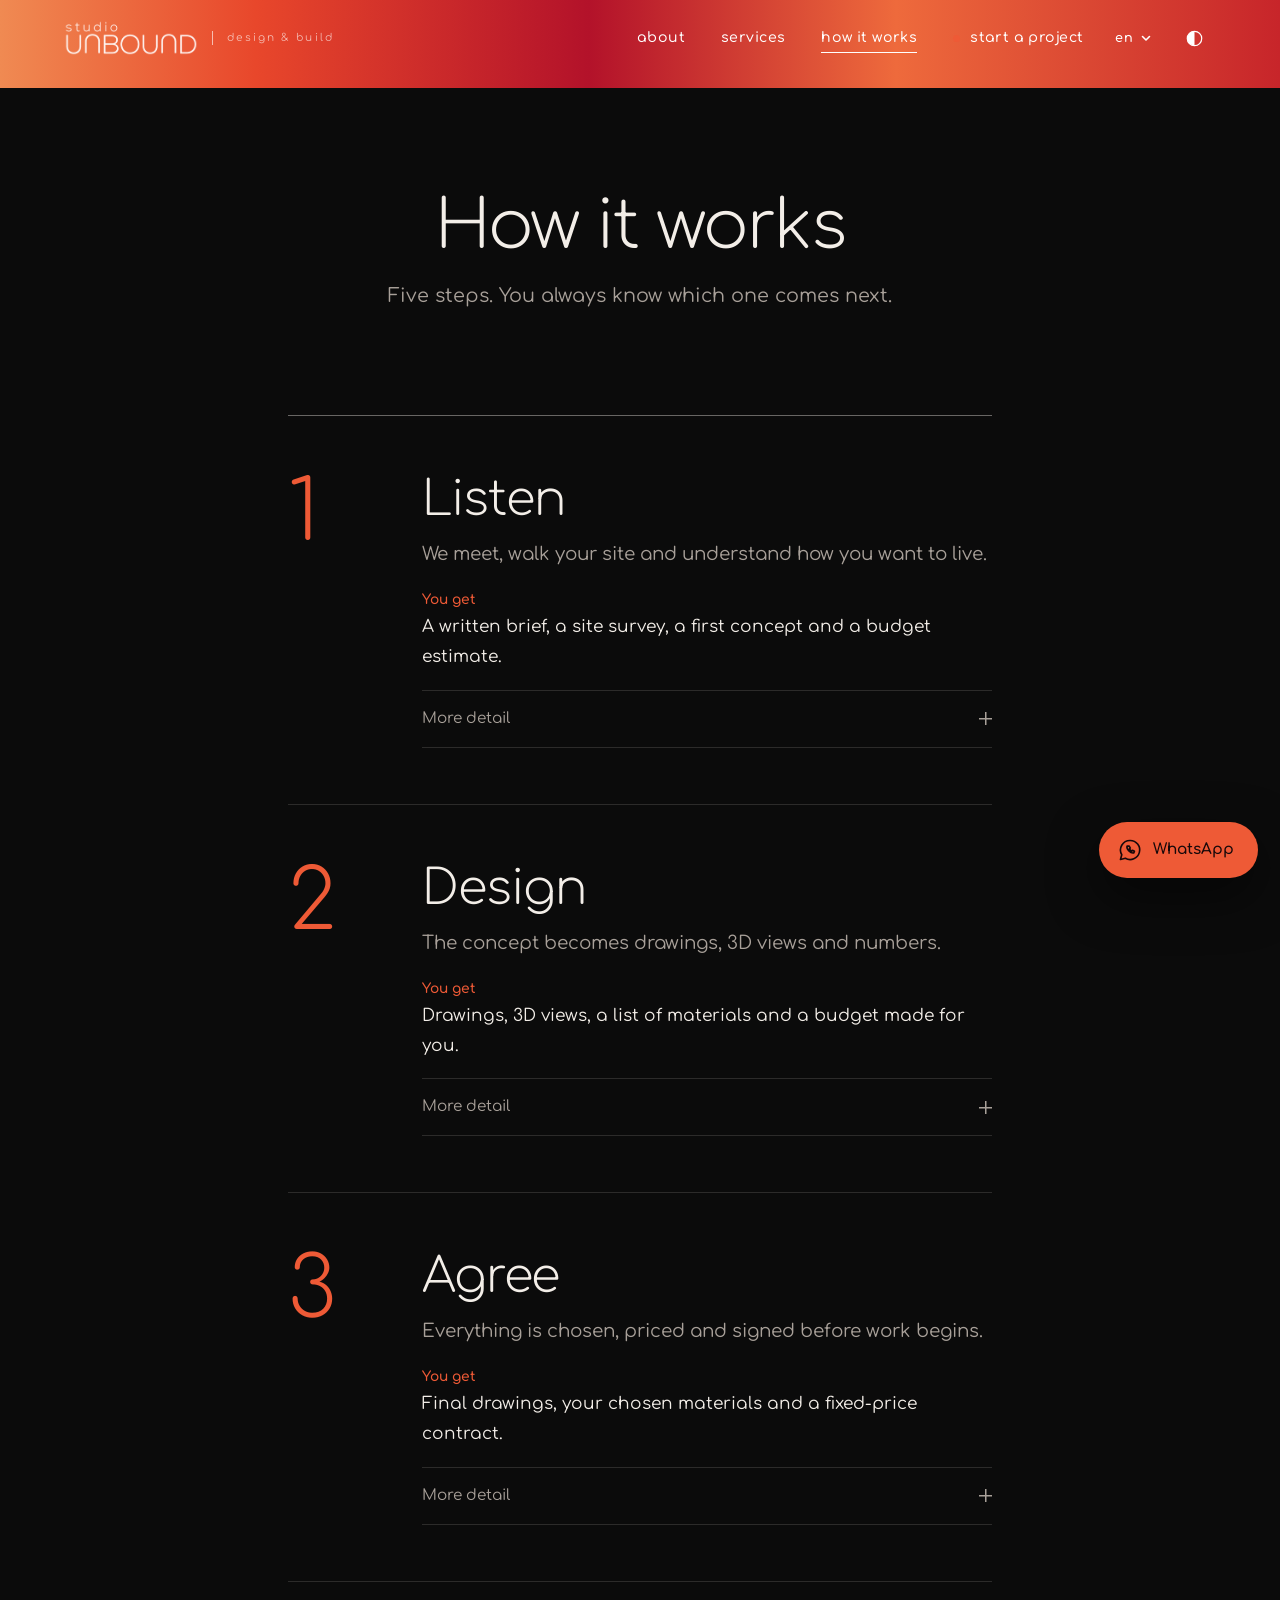
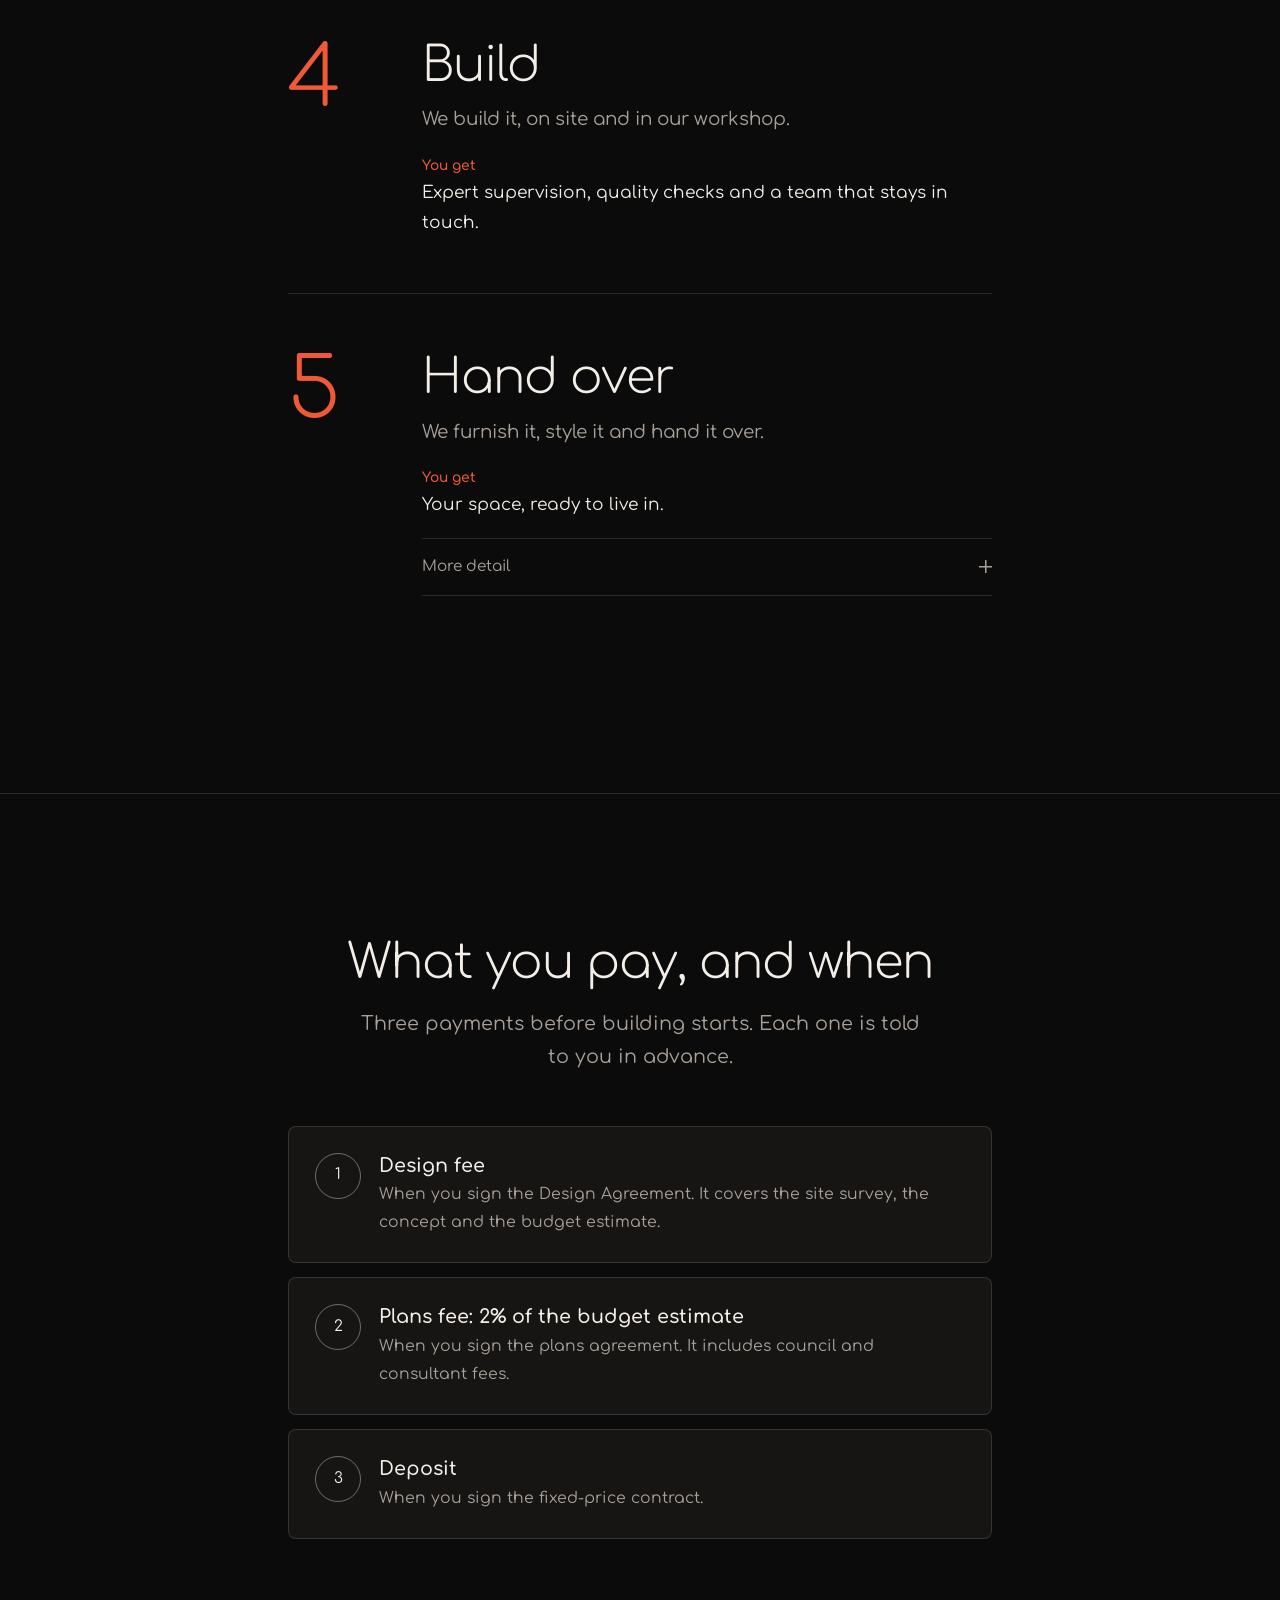
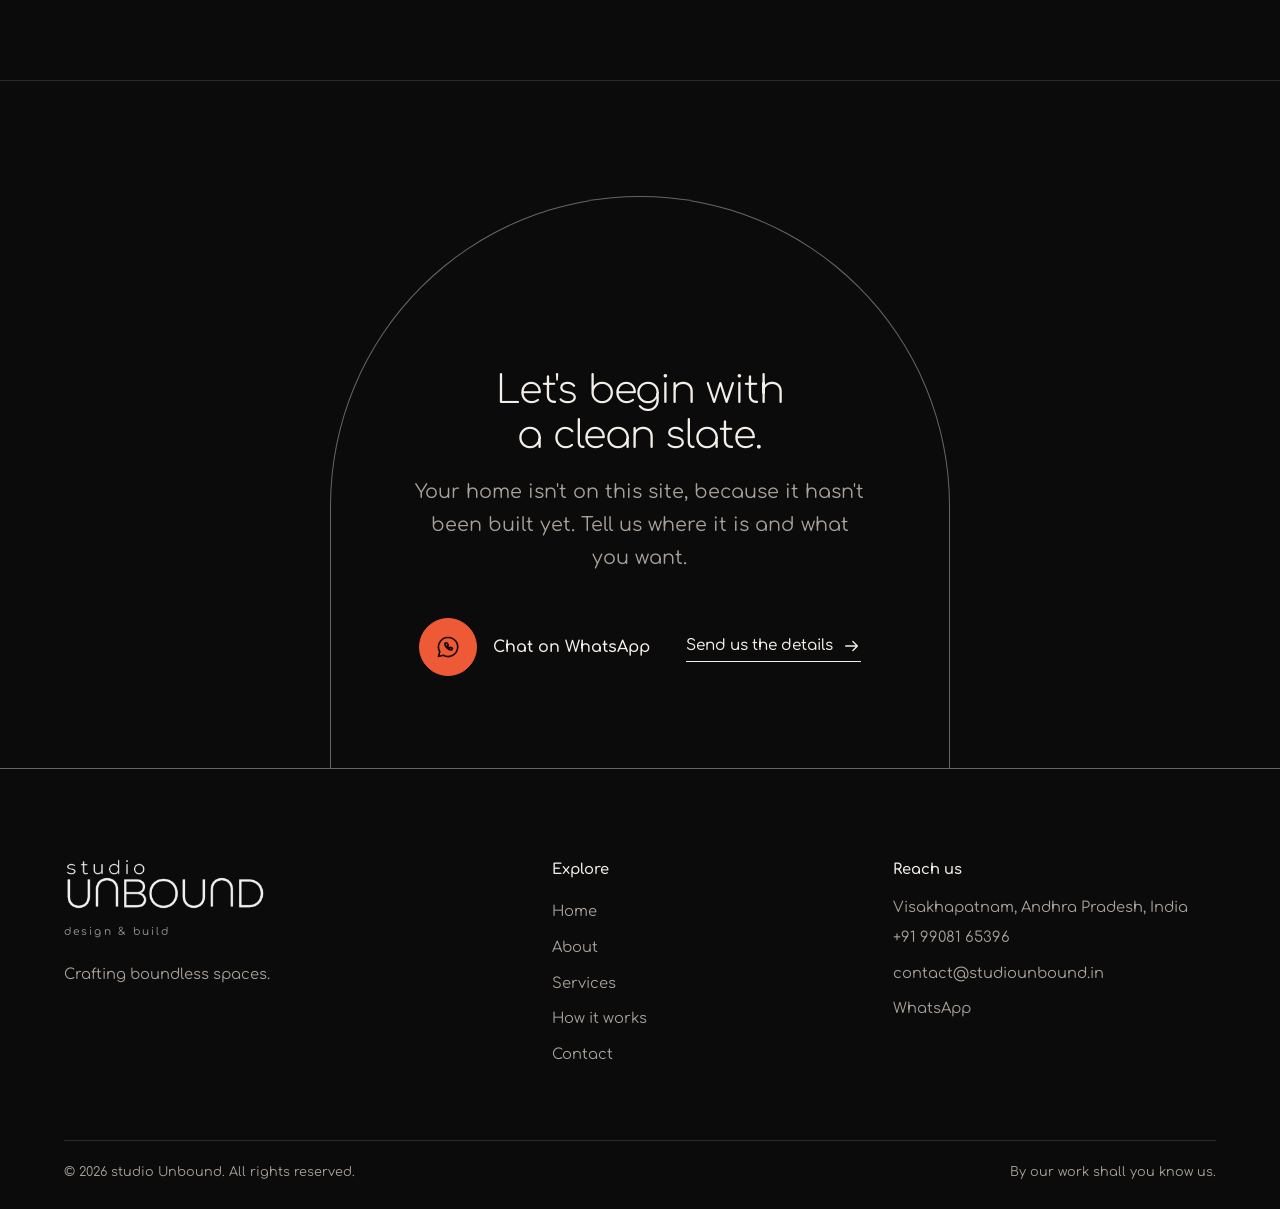
<file: website/process.html>
<!doctype html>
<html lang="en">
<head>
<meta charset="utf-8">
<meta name="viewport" content="width=device-width, initial-scale=1, viewport-fit=cover">
<title>How it works | studio Unbound</title>
<meta name="description" content="Five steps from first meeting to handover, with a fixed price agreed in writing before building starts.">
<meta name="theme-color" content="#0B0B0B">
<meta property="og:type" content="website">
<meta property="og:site_name" content="studio Unbound">
<meta property="og:title" content="How it works | studio Unbound">
<meta property="og:description" content="Five steps from first meeting to handover, with a fixed price agreed in writing before building starts.">
<meta property="og:image" content="assets/img/share.jpg">
<meta name="twitter:card" content="summary_large_image">
<link rel="icon" type="image/png" href="assets/img/favicon.png">
<link rel="apple-touch-icon" href="assets/img/apple-touch-icon.png">
<script>(function(){var d=document.documentElement;d.classList.add('js');try{var q=new URLSearchParams(location.search),t=q.get('theme')||localStorage.getItem('su-theme');if(t!=='light'&&t!=='dark'){t='dark'}d.setAttribute('data-theme',t);var l=q.get('lang')||localStorage.getItem('su-lang');if(l==='te'||l==='hi'){d.classList.add('i18n-wait')}}catch(e){d.setAttribute('data-theme','dark')}})();</script>
<link rel="preconnect" href="https://fonts.googleapis.com">
<link rel="preconnect" href="https://fonts.gstatic.com" crossorigin>
<link rel="stylesheet" href="https://fonts.googleapis.com/css2?family=Comfortaa:wght@300..700&amp;display=swap">
<link rel="stylesheet" href="assets/css/style.css">
</head>
<body data-page="process">

<a class="skip" href="#main" data-i18n="ui.skip">Skip to content</a>

<svg class="defs" aria-hidden="true" focusable="false">
  <defs>
    <pattern id="hatch" width="7" height="7" patternUnits="userSpaceOnUse" patternTransform="rotate(45)"><line x1="0" y1="0" x2="0" y2="7" stroke="currentColor" stroke-width=".7"/></pattern>
    <pattern id="hatch-chalk" width="8" height="8" patternUnits="userSpaceOnUse" patternTransform="rotate(45)"><line x1="0" y1="0" x2="0" y2="8" stroke="#ECE9E2" stroke-width=".9"/></pattern>
    <pattern id="dotgrid" x="10" y="10" width="20" height="20" patternUnits="userSpaceOnUse"><circle cx="10" cy="10" r="1" fill="currentColor"/></pattern>
    <filter id="pencil" x="-8%" y="-8%" width="116%" height="116%"><feTurbulence type="fractalNoise" baseFrequency=".09" numOctaves="2" seed="11" result="n"/><feDisplacementMap in="SourceGraphic" in2="n" scale="2.2" xChannelSelector="R" yChannelSelector="G"/></filter>
    <filter id="chalk" x="-4%" y="-4%" width="108%" height="108%"><feTurbulence type="fractalNoise" baseFrequency=".75" numOctaves="2" seed="4" result="n"/><feDisplacementMap in="SourceGraphic" in2="n" scale="2.6" xChannelSelector="R" yChannelSelector="G"/></filter>
  </defs>
</svg>

<header class="site-header">
  <div class="wrap header-inner">
    <a class="logo" href="index.html" aria-label="studio Unbound, design and build: home">
      <img src="assets/img/logo.png" alt="studio Unbound" width="134" height="36">
      <span class="logo-tag">design &amp; build</span>
    </a>
    <nav class="nav" id="nav" aria-label="Primary">
      <a href="story.html" data-nav="story"><span data-i18n="nav.story">About</span></a>
      <a href="services.html" data-nav="services"><span data-i18n="nav.services">Services</span></a>
      <a href="process.html" data-nav="process"><span data-i18n="nav.process">How it works</span></a>
      <a class="nav-cta" href="contact.html" data-nav="contact"><span data-i18n="nav.cta">Start a project</span></a>
    </nav>
    <div class="lang">
      <button class="lang-btn" type="button" aria-haspopup="true" aria-expanded="false" aria-controls="lang-menu" aria-label="Choose language" data-i18n-attr="aria-label:ui.lang">
        <span data-lang-current>EN</span>
        <svg viewBox="0 0 12 12" aria-hidden="true"><path d="M2.5 4.5 6 8l3.5-3.5"/></svg>
      </button>
      <ul class="lang-menu" id="lang-menu" hidden>
        <li><button type="button" data-set-lang="en" aria-pressed="true">English</button></li>
        <li><button type="button" data-set-lang="te" aria-pressed="false">తెలుగు</button></li>
        <li><button type="button" data-set-lang="hi" aria-pressed="false">हिन्दी</button></li>
      </ul>
    </div>
    <button class="icon-btn theme-btn" type="button" data-theme-toggle aria-label="Switch between light and dark theme" data-i18n-attr="aria-label:ui.theme">
      <svg viewBox="0 0 24 24" aria-hidden="true"><circle cx="12" cy="12" r="8.25" fill="none" stroke="currentColor" stroke-width="1.4"/><path d="M12 3.75a8.25 8.25 0 0 1 0 16.5z" fill="currentColor"/></svg>
    </button>
    <button class="icon-btn menu-btn" type="button" aria-controls="nav" aria-expanded="false" aria-label="Menu" data-i18n-attr="aria-label:ui.menu"><span></span><span></span></button>
  </div>
</header>

<main id="main">

  <section class="page-head">
    <div class="wrap col center">
      <h1 class="display display--page" data-i18n="pp.title">How it works</h1>
      <p class="lead" data-i18n="pp.lead">Five steps. You always know which one comes next.</p>
    </div>
  </section>

  <section class="screen screen--tight">
    <div class="wrap col">
      <ol class="stages">

        <li class="stage" id="stage-1">
          <span class="stage-num" aria-hidden="true">1</span>
          <div>
            <h2 class="h2" data-i18n="st1.name">Listen</h2>
            <p class="stage-sum" data-i18n="st1.sum">We meet, walk your site and understand how you want to live.</p>
            <p class="stage-get"><b data-i18n="lbl.get">You get</b> <span data-i18n="st1.get">A written brief, a site survey, a first concept and a budget estimate.</span></p>
            <details class="more"><summary data-i18n="lbl.more">More detail</summary><p data-i18n="st1.more">Bring photos, plans and ideas you like. We survey the site, then show you a concept with mood boards. You sign a Design Agreement, and its fee covers the survey, the concept and the estimate. The estimate is a guide, not the final price.</p></details>
          </div>
        </li>

        <li class="stage" id="stage-2">
          <span class="stage-num" aria-hidden="true">2</span>
          <div>
            <h2 class="h2" data-i18n="st2.name">Design</h2>
            <p class="stage-sum" data-i18n="st2.sum">The concept becomes drawings, 3D views and numbers.</p>
            <p class="stage-get"><b data-i18n="lbl.get">You get</b> <span data-i18n="st2.get">Drawings, 3D views, a list of materials and a budget made for you.</span></p>
            <details class="more"><summary data-i18n="lbl.more">More detail</summary><p data-i18n="st2.more">We detail every part of the design. The floor plan, front view and 3D view are revised until they suit you. The list of materials and quantities is called a bill of quantities (BoQ).</p></details>
          </div>
        </li>

        <li class="stage" id="stage-3">
          <span class="stage-num" aria-hidden="true">3</span>
          <div>
            <h2 class="h2" data-i18n="st3.name">Agree</h2>
            <p class="stage-sum" data-i18n="st3.sum">Everything is chosen, priced and signed before work begins.</p>
            <p class="stage-get"><b data-i18n="lbl.get">You get</b> <span data-i18n="st3.get">Final drawings, your chosen materials and a fixed-price contract.</span></p>
            <details class="more"><summary data-i18n="lbl.more">More detail</summary><p data-i18n="st3.more">First you sign a Preparation of Plans Agreement (PPA). You then choose fixtures, floors, colours and finishes with our team. The contract shows the cost of every room, with vendor options, a timeline and a delivery schedule.</p></details>
          </div>
        </li>

        <li class="stage" id="stage-4">
          <span class="stage-num" aria-hidden="true">4</span>
          <div>
            <h2 class="h2" data-i18n="st4.name">Build</h2>
            <p class="stage-sum" data-i18n="st4.sum">We build it, on site and in our workshop.</p>
            <p class="stage-get"><b data-i18n="lbl.get">You get</b> <span data-i18n="st4.get">Expert supervision, quality checks and a team that stays in touch.</span></p>
            <figure class="photo-band" data-photo="site" data-photo-alt="Construction in progress" hidden></figure>
          </div>
        </li>

        <li class="stage" id="stage-5">
          <span class="stage-num" aria-hidden="true">5</span>
          <div>
            <h2 class="h2" data-i18n="st5.name">Hand over</h2>
            <p class="stage-sum" data-i18n="st5.sum">We furnish it, style it and hand it over.</p>
            <p class="stage-get"><b data-i18n="lbl.get">You get</b> <span data-i18n="st5.get">Your space, ready to live in.</span></p>
            <details class="more"><summary data-i18n="lbl.more">More detail</summary><p data-i18n="st5.more">We deliver and place every furnishing. We choose art and accessories, or use pieces you already love.</p></details>
          </div>
        </li>

      </ol>
    </div>
  </section>

  <section class="screen" id="fees">
    <div class="wrap col">
      <div class="center">
        <h2 class="h2" data-i18n="pay.title">What you pay, and when</h2>
        <p class="lead" data-i18n="pay.text">Three payments before building starts. Each one is told to you in advance.</p>
      </div>
      <ol class="pay">
        <li><h3 class="h3" data-i18n="pay1.t">Design fee</h3><p data-i18n="pay1.d">When you sign the Design Agreement. It covers the site survey, the concept and the budget estimate.</p></li>
        <li><h3 class="h3" data-i18n="pay2.t">Plans fee: 2% of the budget estimate</h3><p data-i18n="pay2.d">When you sign the plans agreement. It includes council and consultant fees.</p></li>
        <li><h3 class="h3" data-i18n="pay3.t">Deposit</h3><p data-i18n="pay3.d">When you sign the fixed-price contract.</p></li>
      </ol>
    </div>
  </section>

</main>

<section class="cta-band">
  <div class="wrap">
    <div class="cta-arch">
      <h2 class="h2" data-i18n="cta.title">Let's begin with a clean slate.</h2>
      <p class="lead" data-i18n="cta.text">Your home isn't on this site, because it hasn't been built yet. Tell us where it is and what you want.</p>
      <div class="cta-row">
        <a class="go go--fill" data-contact="whatsapp" href="https://wa.me/919908165396" target="_blank" rel="noopener"><span class="go-ring"><svg class="wa" viewBox="0 0 24 24" aria-hidden="true"><path d="M12 3.2a8.8 8.8 0 0 0-7.6 13.2L3.2 20.8l4.5-1.2A8.8 8.8 0 1 0 12 3.2z"/><path d="M9.3 8.3c-.5 1.3.3 3 1.7 4.5s3.1 2.3 4.5 1.9l.6-1.5-1.8-1-.8.8c-.8-.4-1.6-1.2-2-2l.8-.8-1-1.8z"/></svg></span><span data-i18n="cta.wa">Chat on WhatsApp</span></a>
        <a class="tl" href="contact.html"><span data-i18n="cta.btn">Send us the details</span><svg class="arr" viewBox="0 0 20 20" aria-hidden="true"><path d="M3 10h13M11 5l5 5-5 5"/></svg></a>
      </div>
    </div>
  </div>
</section>

<footer class="site-footer">
  <div class="wrap">
    <div class="footer-top">
      <div class="footer-brand">
        <a href="index.html" aria-label="studio Unbound: home"><img src="assets/img/logo.png" alt="studio Unbound" width="201" height="54" loading="lazy"></a>
        <div><span class="logo-tag">design &amp; build</span></div>
        <p data-i18n="footer.tagline">Crafting boundless spaces.</p>
      </div>
      <nav class="footer-col" aria-label="Footer">
        <h2 class="label" data-i18n="footer.explore">Explore</h2>
        <ul>
          <li><a href="index.html" data-nav="home" data-i18n="nav.home">Home</a></li>
          <li><a href="story.html" data-nav="story" data-i18n="nav.story">About</a></li>
          <li><a href="services.html" data-nav="services" data-i18n="nav.services">Services</a></li>
          <li><a href="process.html" data-nav="process" data-i18n="nav.process">How it works</a></li>
          <li><a href="contact.html" data-nav="contact" data-i18n="nav.contact">Contact</a></li>
        </ul>
      </nav>
      <div class="footer-col">
        <h2 class="label" data-i18n="footer.reach">Reach us</h2>
        <address data-i18n="footer.place">Visakhapatnam, Andhra Pradesh, India</address>
        <ul>
          <li data-contact-row hidden><a data-contact="phone" href="#"><span data-contact-text></span></a></li>
          <li data-contact-row hidden><a data-contact="email" href="#"><span data-contact-text></span></a></li>
          <li data-contact-row hidden><a data-contact="whatsapp" href="#">WhatsApp</a></li>
          <li data-contact-row hidden><a data-contact="instagram" href="#">Instagram</a></li>
          <li data-contact-row hidden><a data-contact="mapUrl" href="#" data-i18n="footer.map">Find us on the map</a></li>
        </ul>
        <ul class="company" data-company hidden>
          <li data-company-row="established" hidden><span class="label" data-i18n="co.est">Established</span><span data-company-text></span></li>
          <li data-company-row="registration" hidden><span class="label" data-i18n="co.reg">Registration</span><span data-company-text></span></li>
          <li data-company-row="gstin" hidden><span class="label">GSTIN</span><span data-company-text></span></li>
          <li data-company-row="address" hidden><span class="label" data-i18n="co.addr">Studio</span><span data-company-text></span></li>
        </ul>
      </div>
    </div>
    <div class="footer-bottom">
      <span>&copy; <span data-year>2026</span> studio Unbound. <span data-i18n="footer.rights">All rights reserved.</span></span>
      <span data-i18n="cta.quote">By our work shall you know us.</span>
    </div>
  </div>
</footer>

<a class="wa-float" data-contact="whatsapp" href="https://wa.me/919908165396" target="_blank" rel="noopener" hidden aria-label="Chat with us on WhatsApp" data-i18n-attr="aria-label:ui.wa"><svg class="wa" viewBox="0 0 24 24" aria-hidden="true"><path d="M12 3.2a8.8 8.8 0 0 0-7.6 13.2L3.2 20.8l4.5-1.2A8.8 8.8 0 1 0 12 3.2z"/><path d="M9.3 8.3c-.5 1.3.3 3 1.7 4.5s3.1 2.3 4.5 1.9l.6-1.5-1.8-1-.8.8c-.8-.4-1.6-1.2-2-2l.8-.8-1-1.8z"/></svg><span>WhatsApp</span></a>

<script src="assets/js/config.js"></script>
<script src="assets/js/main.js"></script>
</body>
</html>
</file>
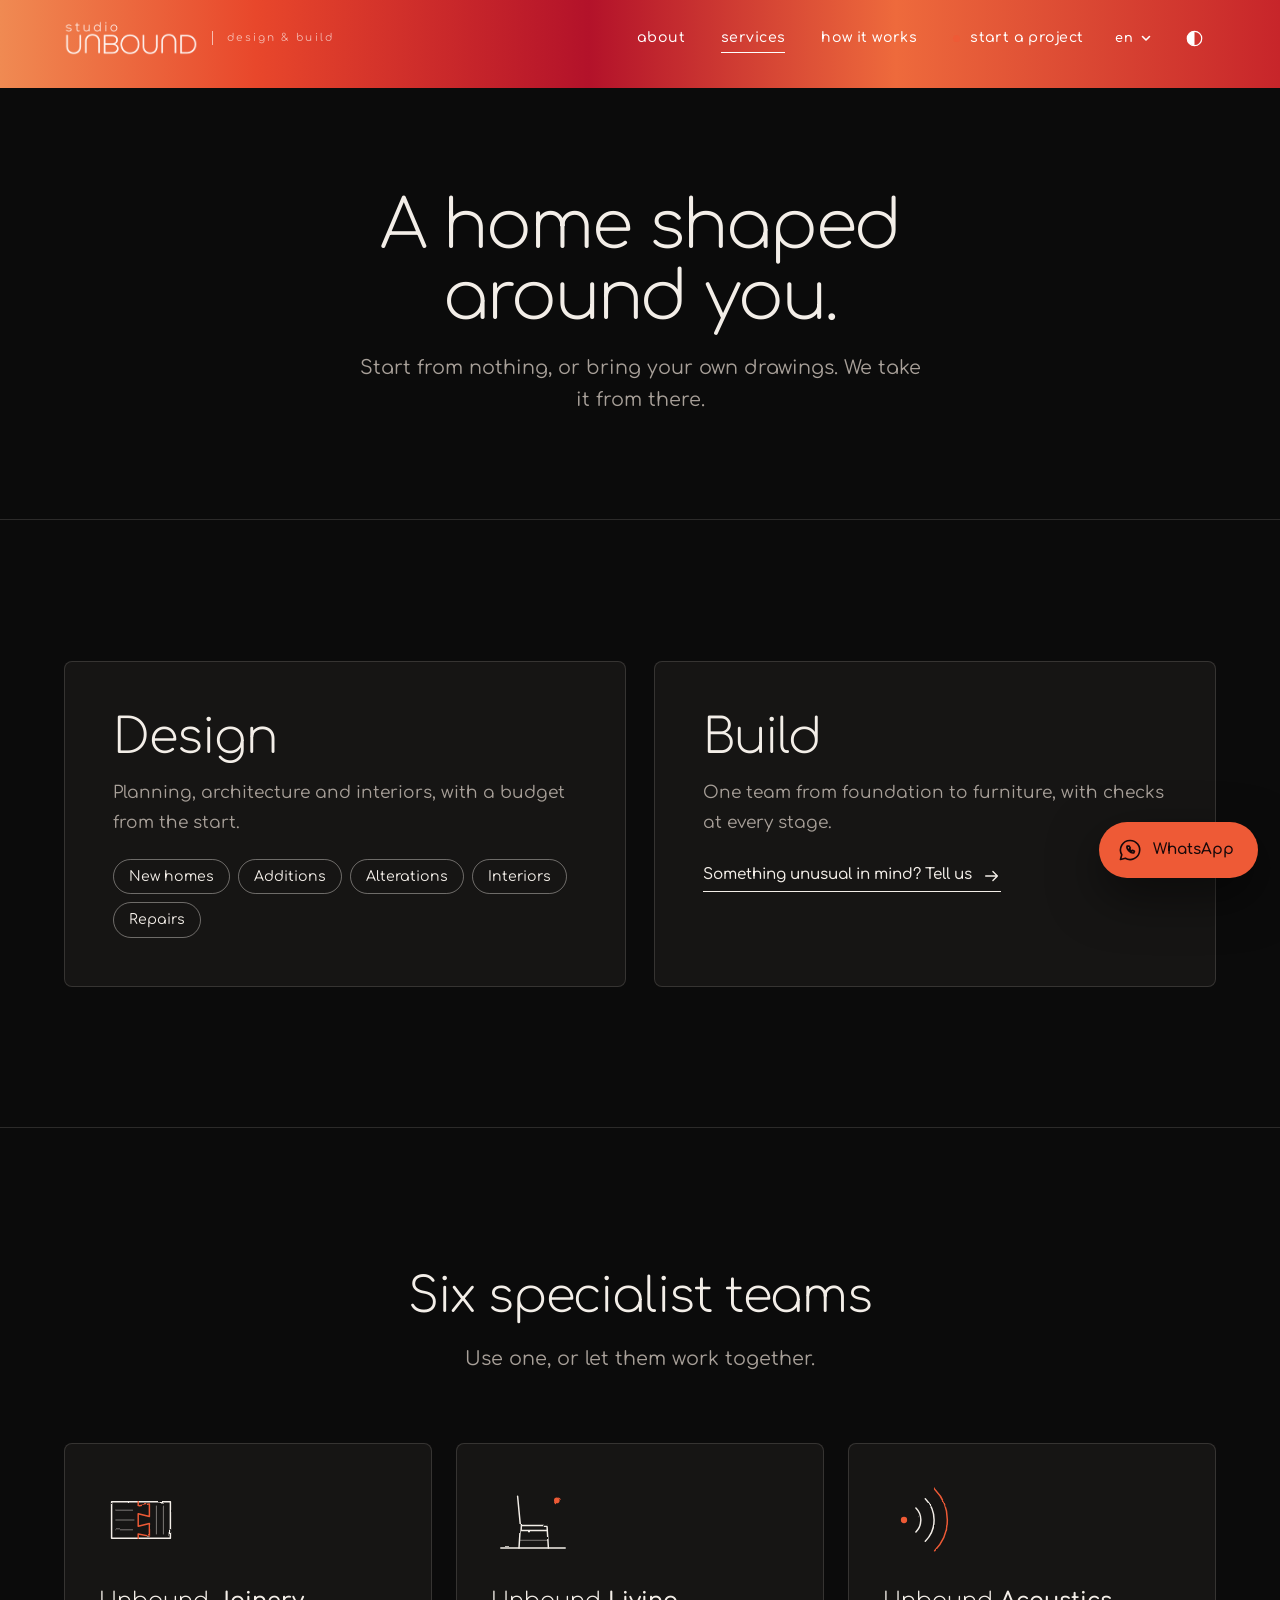
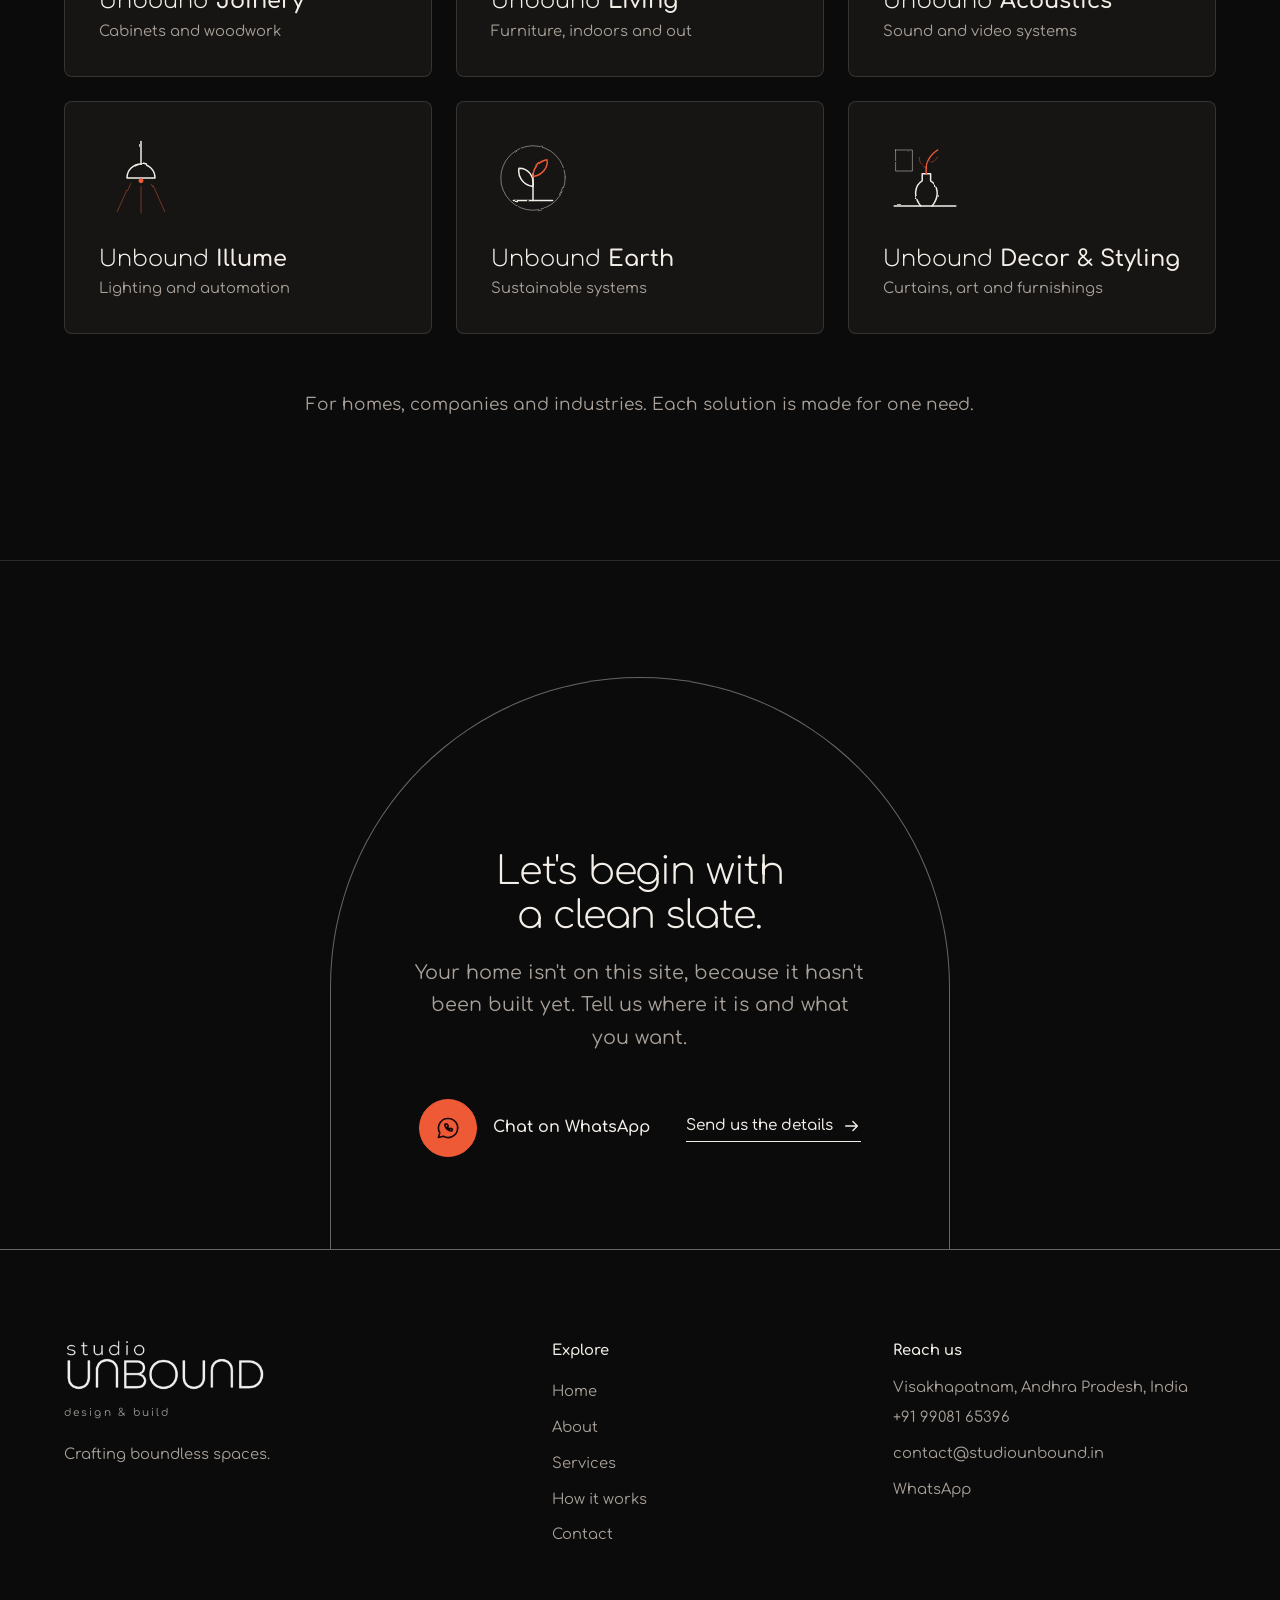
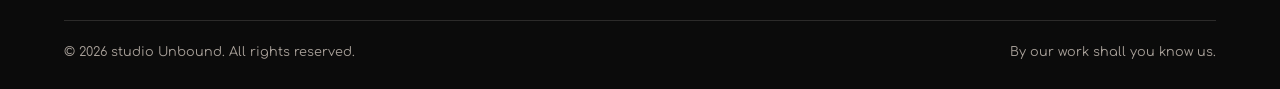
<file: website/services.html>
<!doctype html>
<html lang="en">
<head>
<meta charset="utf-8">
<meta name="viewport" content="width=device-width, initial-scale=1, viewport-fit=cover">
<title>Services | studio Unbound</title>
<meta name="description" content="Design, build and six specialist teams: joinery, furniture, sound, lighting, sustainable systems and styling.">
<meta name="theme-color" content="#0B0B0B">
<meta property="og:type" content="website">
<meta property="og:site_name" content="studio Unbound">
<meta property="og:title" content="Services | studio Unbound">
<meta property="og:description" content="Design, build and six specialist teams: joinery, furniture, sound, lighting, sustainable systems and styling.">
<meta property="og:image" content="assets/img/share.jpg">
<meta name="twitter:card" content="summary_large_image">
<link rel="icon" type="image/png" href="assets/img/favicon.png">
<link rel="apple-touch-icon" href="assets/img/apple-touch-icon.png">
<script>(function(){var d=document.documentElement;d.classList.add('js');try{var q=new URLSearchParams(location.search),t=q.get('theme')||localStorage.getItem('su-theme');if(t!=='light'&&t!=='dark'){t='dark'}d.setAttribute('data-theme',t);var l=q.get('lang')||localStorage.getItem('su-lang');if(l==='te'||l==='hi'){d.classList.add('i18n-wait')}}catch(e){d.setAttribute('data-theme','dark')}})();</script>
<link rel="preconnect" href="https://fonts.googleapis.com">
<link rel="preconnect" href="https://fonts.gstatic.com" crossorigin>
<link rel="stylesheet" href="https://fonts.googleapis.com/css2?family=Comfortaa:wght@300..700&amp;display=swap">
<link rel="stylesheet" href="assets/css/style.css">
</head>
<body data-page="services">

<a class="skip" href="#main" data-i18n="ui.skip">Skip to content</a>

<svg class="defs" aria-hidden="true" focusable="false">
  <defs>
    <pattern id="hatch" width="7" height="7" patternUnits="userSpaceOnUse" patternTransform="rotate(45)"><line x1="0" y1="0" x2="0" y2="7" stroke="currentColor" stroke-width=".7"/></pattern>
    <pattern id="hatch-chalk" width="8" height="8" patternUnits="userSpaceOnUse" patternTransform="rotate(45)"><line x1="0" y1="0" x2="0" y2="8" stroke="#ECE9E2" stroke-width=".9"/></pattern>
    <pattern id="dotgrid" x="10" y="10" width="20" height="20" patternUnits="userSpaceOnUse"><circle cx="10" cy="10" r="1" fill="currentColor"/></pattern>
    <filter id="pencil" x="-8%" y="-8%" width="116%" height="116%"><feTurbulence type="fractalNoise" baseFrequency=".09" numOctaves="2" seed="11" result="n"/><feDisplacementMap in="SourceGraphic" in2="n" scale="2.2" xChannelSelector="R" yChannelSelector="G"/></filter>
    <filter id="chalk" x="-4%" y="-4%" width="108%" height="108%"><feTurbulence type="fractalNoise" baseFrequency=".75" numOctaves="2" seed="4" result="n"/><feDisplacementMap in="SourceGraphic" in2="n" scale="2.6" xChannelSelector="R" yChannelSelector="G"/></filter>
  </defs>
</svg>

<header class="site-header">
  <div class="wrap header-inner">
    <a class="logo" href="index.html" aria-label="studio Unbound, design and build: home">
      <img src="assets/img/logo.png" alt="studio Unbound" width="134" height="36">
      <span class="logo-tag">design &amp; build</span>
    </a>
    <nav class="nav" id="nav" aria-label="Primary">
      <a href="story.html" data-nav="story"><span data-i18n="nav.story">About</span></a>
      <a href="services.html" data-nav="services"><span data-i18n="nav.services">Services</span></a>
      <a href="process.html" data-nav="process"><span data-i18n="nav.process">How it works</span></a>
      <a class="nav-cta" href="contact.html" data-nav="contact"><span data-i18n="nav.cta">Start a project</span></a>
    </nav>
    <div class="lang">
      <button class="lang-btn" type="button" aria-haspopup="true" aria-expanded="false" aria-controls="lang-menu" aria-label="Choose language" data-i18n-attr="aria-label:ui.lang">
        <span data-lang-current>EN</span>
        <svg viewBox="0 0 12 12" aria-hidden="true"><path d="M2.5 4.5 6 8l3.5-3.5"/></svg>
      </button>
      <ul class="lang-menu" id="lang-menu" hidden>
        <li><button type="button" data-set-lang="en" aria-pressed="true">English</button></li>
        <li><button type="button" data-set-lang="te" aria-pressed="false">తెలుగు</button></li>
        <li><button type="button" data-set-lang="hi" aria-pressed="false">हिन्दी</button></li>
      </ul>
    </div>
    <button class="icon-btn theme-btn" type="button" data-theme-toggle aria-label="Switch between light and dark theme" data-i18n-attr="aria-label:ui.theme">
      <svg viewBox="0 0 24 24" aria-hidden="true"><circle cx="12" cy="12" r="8.25" fill="none" stroke="currentColor" stroke-width="1.4"/><path d="M12 3.75a8.25 8.25 0 0 1 0 16.5z" fill="currentColor"/></svg>
    </button>
    <button class="icon-btn menu-btn" type="button" aria-controls="nav" aria-expanded="false" aria-label="Menu" data-i18n-attr="aria-label:ui.menu"><span></span><span></span></button>
  </div>
</header>

<main id="main">

  <section class="page-head">
    <div class="wrap col center">
      <h1 class="display display--page" data-i18n="sv.title">A home shaped around you.</h1>
      <p class="lead" data-i18n="sv.lead">Start from nothing, or bring your own drawings. We take it from there.</p>
    </div>
  </section>

  <section class="screen">
    <div class="wrap">
      <div class="duo">
        <div class="panel" id="design">
          <h2 class="h2" data-i18n="w1.t">Design</h2>
          <p data-i18n="sd.text">Planning, architecture and interiors, with a budget from the start.</p>
          <ul class="chips">
            <li data-i18n="sd.l1">New homes</li>
            <li data-i18n="sd.l2">Additions</li>
            <li data-i18n="sd.l3">Alterations</li>
            <li data-i18n="sd.l4">Interiors</li>
            <li data-i18n="sd.l5">Repairs</li>
          </ul>
        </div>
        <div class="panel" id="build">
          <h2 class="h2" data-i18n="w2.t">Build</h2>
          <p data-i18n="sb.text">One team from foundation to furniture, with checks at every stage.</p>
          <p id="custom"><a class="tl" href="contact.html?interest=custom"><span data-i18n="sb.custom">Something unusual in mind? Tell us</span><svg class="arr" viewBox="0 0 20 20" aria-hidden="true"><path d="M3 10h13M11 5l5 5-5 5"/></svg></a></p>
        </div>
      </div>
    </div>
  </section>

  <section class="screen" id="collection">
    <div class="wrap">
      <div class="col center">
        <h2 class="h2" data-i18n="col.title">Six specialist teams</h2>
        <p class="lead" data-i18n="col.text">Use one, or let them work together.</p>
      </div>
      <div class="tiles">
        <a class="tile" id="joinery" href="contact.html?interest=joinery">
          <div class="tile-art"><svg class="sk sk--icon draw" filter="url(#pencil)" viewBox="0 0 120 120" aria-hidden="true"><path class="d" pathLength="1" d="M18 34H102V86H18Z"/><path class="a d" pathLength="1" style="--d:.5s" d="M56 34V40L72 37V55L56 51V69L72 65V83L56 80V86"/><path class="t d" pathLength="1" style="--d:.9s" d="M24 46H48M24 60H50M24 74H48M82 40V80M92 40V80"/></svg></div>
          <span class="tile-name">Unbound <b>Joinery</b></span>
          <span class="tile-line" data-i18n="sb1.scope">Cabinets and woodwork</span>
        </a>
        <a class="tile" id="living" href="contact.html?interest=living">
          <div class="tile-art"><svg class="sk sk--icon draw" filter="url(#pencil)" viewBox="0 0 120 120" aria-hidden="true"><path class="d" pathLength="1" d="M14 100H106"/><path class="d" pathLength="1" style="--d:.3s" d="M38 26L42 68L40 100M42 68H80M80 68L82 100M42 75H80"/><path class="t d" pathLength="1" style="--d:.8s" d="M41 89H81"/><circle class="gf pop" style="--d:1s" cx="94" cy="32" r="4"/></svg></div>
          <span class="tile-name">Unbound <b>Living</b></span>
          <span class="tile-line" data-i18n="sb2.scope">Furniture, indoors and out</span>
        </a>
        <a class="tile" id="acoustics" href="contact.html?interest=acoustics">
          <div class="tile-art"><svg class="sk sk--icon draw" filter="url(#pencil)" viewBox="0 0 120 120" aria-hidden="true"><circle class="gf pop" cx="30" cy="60" r="4.5"/><path class="d" pathLength="1" style="--d:.2s" d="M47 43A24 24 0 0 1 47 77"/><path class="d" pathLength="1" style="--d:.4s" d="M60.4 29.6A43 43 0 0 1 60.4 90.4"/><path class="a d" pathLength="1" style="--d:.6s" d="M73.8 16.2A62 62 0 0 1 73.8 103.8"/></svg></div>
          <span class="tile-name">Unbound <b>Acoustics</b></span>
          <span class="tile-line" data-i18n="sb3.scope">Sound and video systems</span>
        </a>
        <a class="tile" id="illume" href="contact.html?interest=illume">
          <div class="tile-art"><svg class="sk sk--icon draw" filter="url(#pencil)" viewBox="0 0 120 120" aria-hidden="true"><path class="d" pathLength="1" d="M60 8V40"/><path class="d" pathLength="1" style="--d:.3s" d="M40 60A20 20 0 0 1 80 60Z"/><path class="a t d" pathLength="1" style="--d:.7s" d="M44 68L26 108M60 72V110M76 68L94 108"/><circle class="gf pop" style="--d:.6s" cx="60" cy="64" r="3.5"/></svg></div>
          <span class="tile-name">Unbound <b>Illume</b></span>
          <span class="tile-line" data-i18n="sb4.scope">Lighting and automation</span>
        </a>
        <a class="tile" id="earth" href="contact.html?interest=earth">
          <div class="tile-art"><svg class="sk sk--icon draw" filter="url(#pencil)" viewBox="0 0 120 120" aria-hidden="true"><path class="t d" pathLength="1" d="M106 60A46 46 0 1 1 14 60A46 46 0 1 1 106 60"/><path class="d" pathLength="1" style="--d:.3s" d="M32 92H88"/><path class="d" pathLength="1" style="--d:.5s" d="M60 92V54"/><path class="d" pathLength="1" style="--d:.7s" d="M60 72C44 70 38 56 40 46C54 46 62 58 60 72"/><path class="a d" pathLength="1" style="--d:.9s" d="M60 58C74 56 82 44 80 34C68 36 60 46 60 58"/></svg></div>
          <span class="tile-name">Unbound <b>Earth</b></span>
          <span class="tile-line" data-i18n="sb5.scope">Sustainable systems</span>
        </a>
        <a class="tile" id="decor" href="contact.html?interest=decor">
          <div class="tile-art"><svg class="sk sk--icon draw" filter="url(#pencil)" viewBox="0 0 120 120" aria-hidden="true"><path class="d" pathLength="1" d="M16 100H104"/><path class="t d" pathLength="1" style="--d:.2s" d="M18 20H42V50H18Z"/><path class="d" pathLength="1" style="--d:.4s" d="M54 100C42 86 46 70 56 64V54H68V64C78 70 82 86 70 100"/><path class="a d" pathLength="1" style="--d:.8s" d="M62 54C60 40 66 28 78 20"/><path class="a t d" pathLength="1" style="--d:1s" d="M66 38C72 38 76 34 78 30M63 46C56 44 52 38 52 32"/></svg></div>
          <span class="tile-name">Unbound <b>Decor &amp; Styling</b></span>
          <span class="tile-line" data-i18n="sb6.scope">Curtains, art and furnishings</span>
        </a>
      </div>
      <p class="col center fw-note" data-i18n="fw.text">For homes, companies and industries. Each solution is made for one need.</p>
    </div>
  </section>

</main>

<section class="cta-band">
  <div class="wrap">
    <div class="cta-arch">
      <h2 class="h2" data-i18n="cta.title">Let's begin with a clean slate.</h2>
      <p class="lead" data-i18n="cta.text">Your home isn't on this site, because it hasn't been built yet. Tell us where it is and what you want.</p>
      <div class="cta-row">
        <a class="go go--fill" data-contact="whatsapp" href="https://wa.me/919908165396" target="_blank" rel="noopener"><span class="go-ring"><svg class="wa" viewBox="0 0 24 24" aria-hidden="true"><path d="M12 3.2a8.8 8.8 0 0 0-7.6 13.2L3.2 20.8l4.5-1.2A8.8 8.8 0 1 0 12 3.2z"/><path d="M9.3 8.3c-.5 1.3.3 3 1.7 4.5s3.1 2.3 4.5 1.9l.6-1.5-1.8-1-.8.8c-.8-.4-1.6-1.2-2-2l.8-.8-1-1.8z"/></svg></span><span data-i18n="cta.wa">Chat on WhatsApp</span></a>
        <a class="tl" href="contact.html"><span data-i18n="cta.btn">Send us the details</span><svg class="arr" viewBox="0 0 20 20" aria-hidden="true"><path d="M3 10h13M11 5l5 5-5 5"/></svg></a>
      </div>
    </div>
  </div>
</section>

<footer class="site-footer">
  <div class="wrap">
    <div class="footer-top">
      <div class="footer-brand">
        <a href="index.html" aria-label="studio Unbound: home"><img src="assets/img/logo.png" alt="studio Unbound" width="201" height="54" loading="lazy"></a>
        <div><span class="logo-tag">design &amp; build</span></div>
        <p data-i18n="footer.tagline">Crafting boundless spaces.</p>
      </div>
      <nav class="footer-col" aria-label="Footer">
        <h2 class="label" data-i18n="footer.explore">Explore</h2>
        <ul>
          <li><a href="index.html" data-nav="home" data-i18n="nav.home">Home</a></li>
          <li><a href="story.html" data-nav="story" data-i18n="nav.story">About</a></li>
          <li><a href="services.html" data-nav="services" data-i18n="nav.services">Services</a></li>
          <li><a href="process.html" data-nav="process" data-i18n="nav.process">How it works</a></li>
          <li><a href="contact.html" data-nav="contact" data-i18n="nav.contact">Contact</a></li>
        </ul>
      </nav>
      <div class="footer-col">
        <h2 class="label" data-i18n="footer.reach">Reach us</h2>
        <address data-i18n="footer.place">Visakhapatnam, Andhra Pradesh, India</address>
        <ul>
          <li data-contact-row hidden><a data-contact="phone" href="#"><span data-contact-text></span></a></li>
          <li data-contact-row hidden><a data-contact="email" href="#"><span data-contact-text></span></a></li>
          <li data-contact-row hidden><a data-contact="whatsapp" href="#">WhatsApp</a></li>
          <li data-contact-row hidden><a data-contact="instagram" href="#">Instagram</a></li>
          <li data-contact-row hidden><a data-contact="mapUrl" href="#" data-i18n="footer.map">Find us on the map</a></li>
        </ul>
        <ul class="company" data-company hidden>
          <li data-company-row="established" hidden><span class="label" data-i18n="co.est">Established</span><span data-company-text></span></li>
          <li data-company-row="registration" hidden><span class="label" data-i18n="co.reg">Registration</span><span data-company-text></span></li>
          <li data-company-row="gstin" hidden><span class="label">GSTIN</span><span data-company-text></span></li>
          <li data-company-row="address" hidden><span class="label" data-i18n="co.addr">Studio</span><span data-company-text></span></li>
        </ul>
      </div>
    </div>
    <div class="footer-bottom">
      <span>&copy; <span data-year>2026</span> studio Unbound. <span data-i18n="footer.rights">All rights reserved.</span></span>
      <span data-i18n="cta.quote">By our work shall you know us.</span>
    </div>
  </div>
</footer>

<a class="wa-float" data-contact="whatsapp" href="https://wa.me/919908165396" target="_blank" rel="noopener" hidden aria-label="Chat with us on WhatsApp" data-i18n-attr="aria-label:ui.wa"><svg class="wa" viewBox="0 0 24 24" aria-hidden="true"><path d="M12 3.2a8.8 8.8 0 0 0-7.6 13.2L3.2 20.8l4.5-1.2A8.8 8.8 0 1 0 12 3.2z"/><path d="M9.3 8.3c-.5 1.3.3 3 1.7 4.5s3.1 2.3 4.5 1.9l.6-1.5-1.8-1-.8.8c-.8-.4-1.6-1.2-2-2l.8-.8-1-1.8z"/></svg><span>WhatsApp</span></a>

<script src="assets/js/config.js"></script>
<script src="assets/js/main.js"></script>
</body>
</html>
</file>
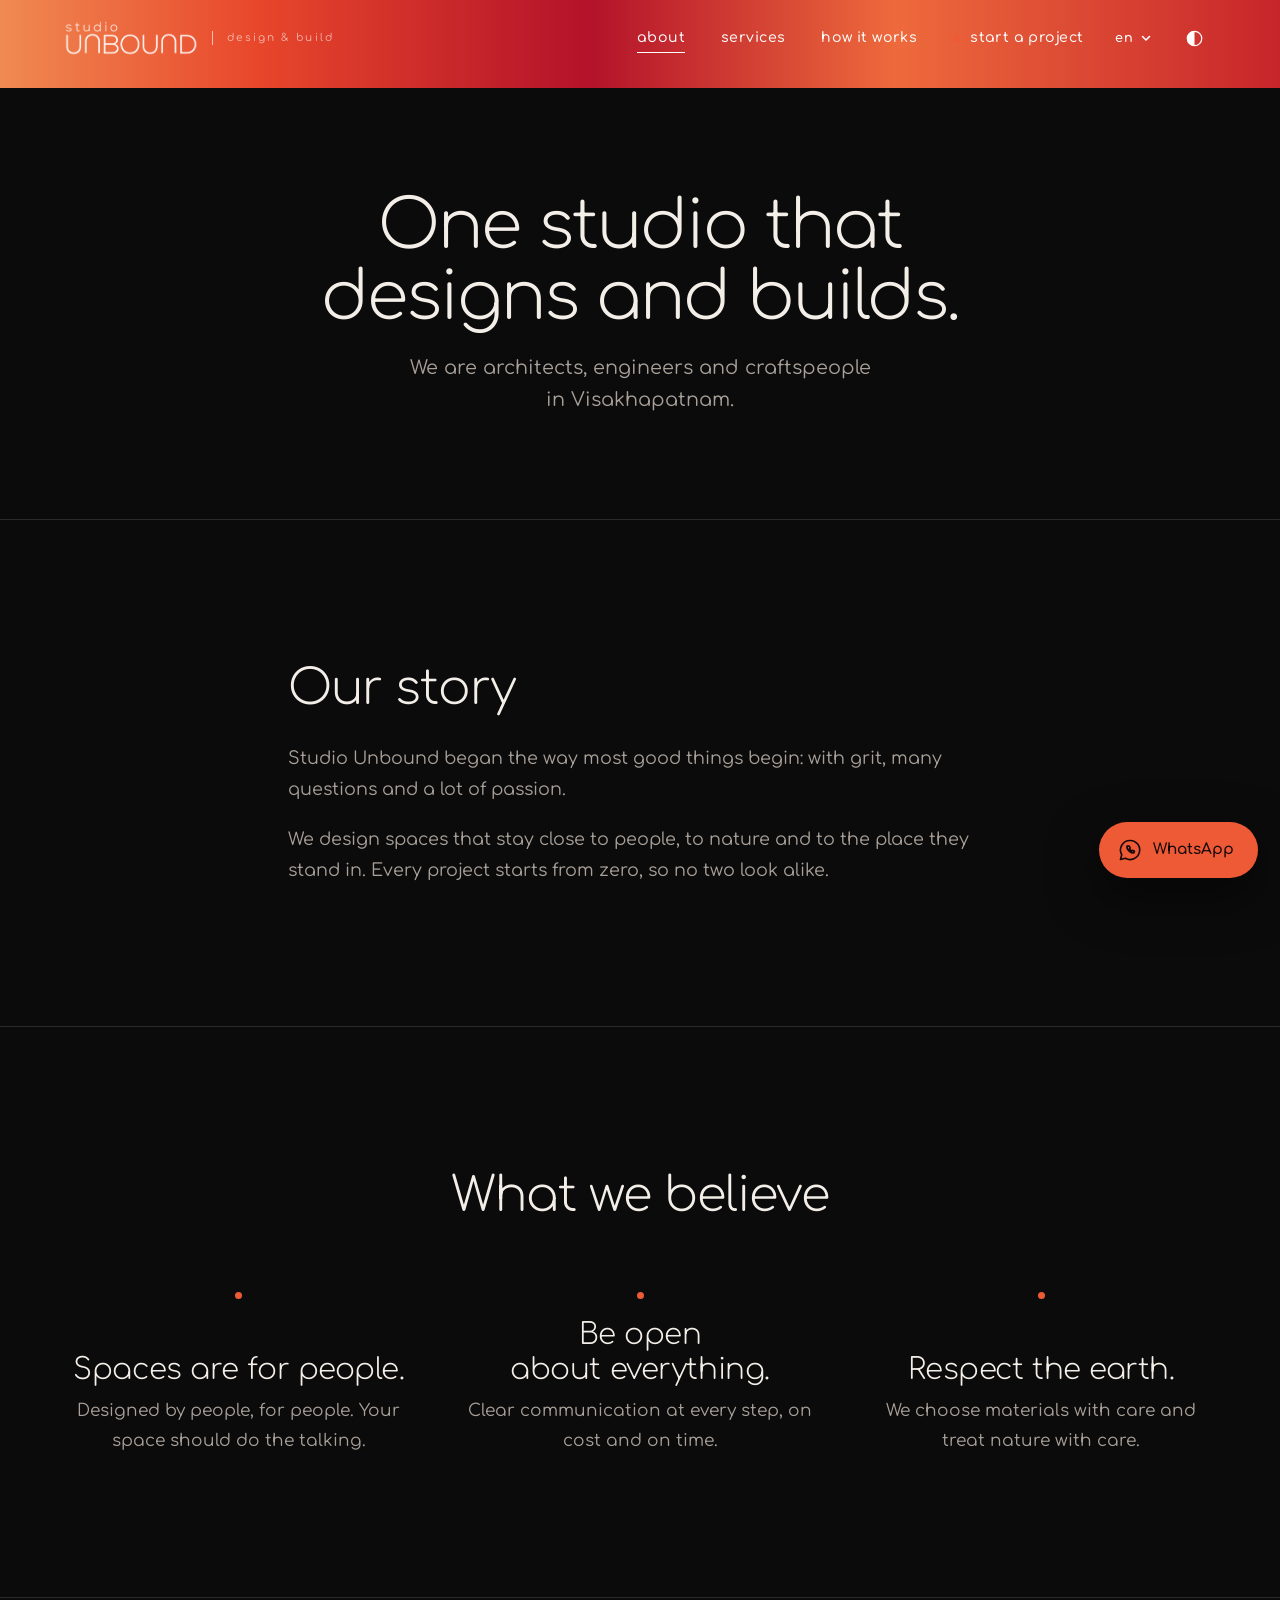
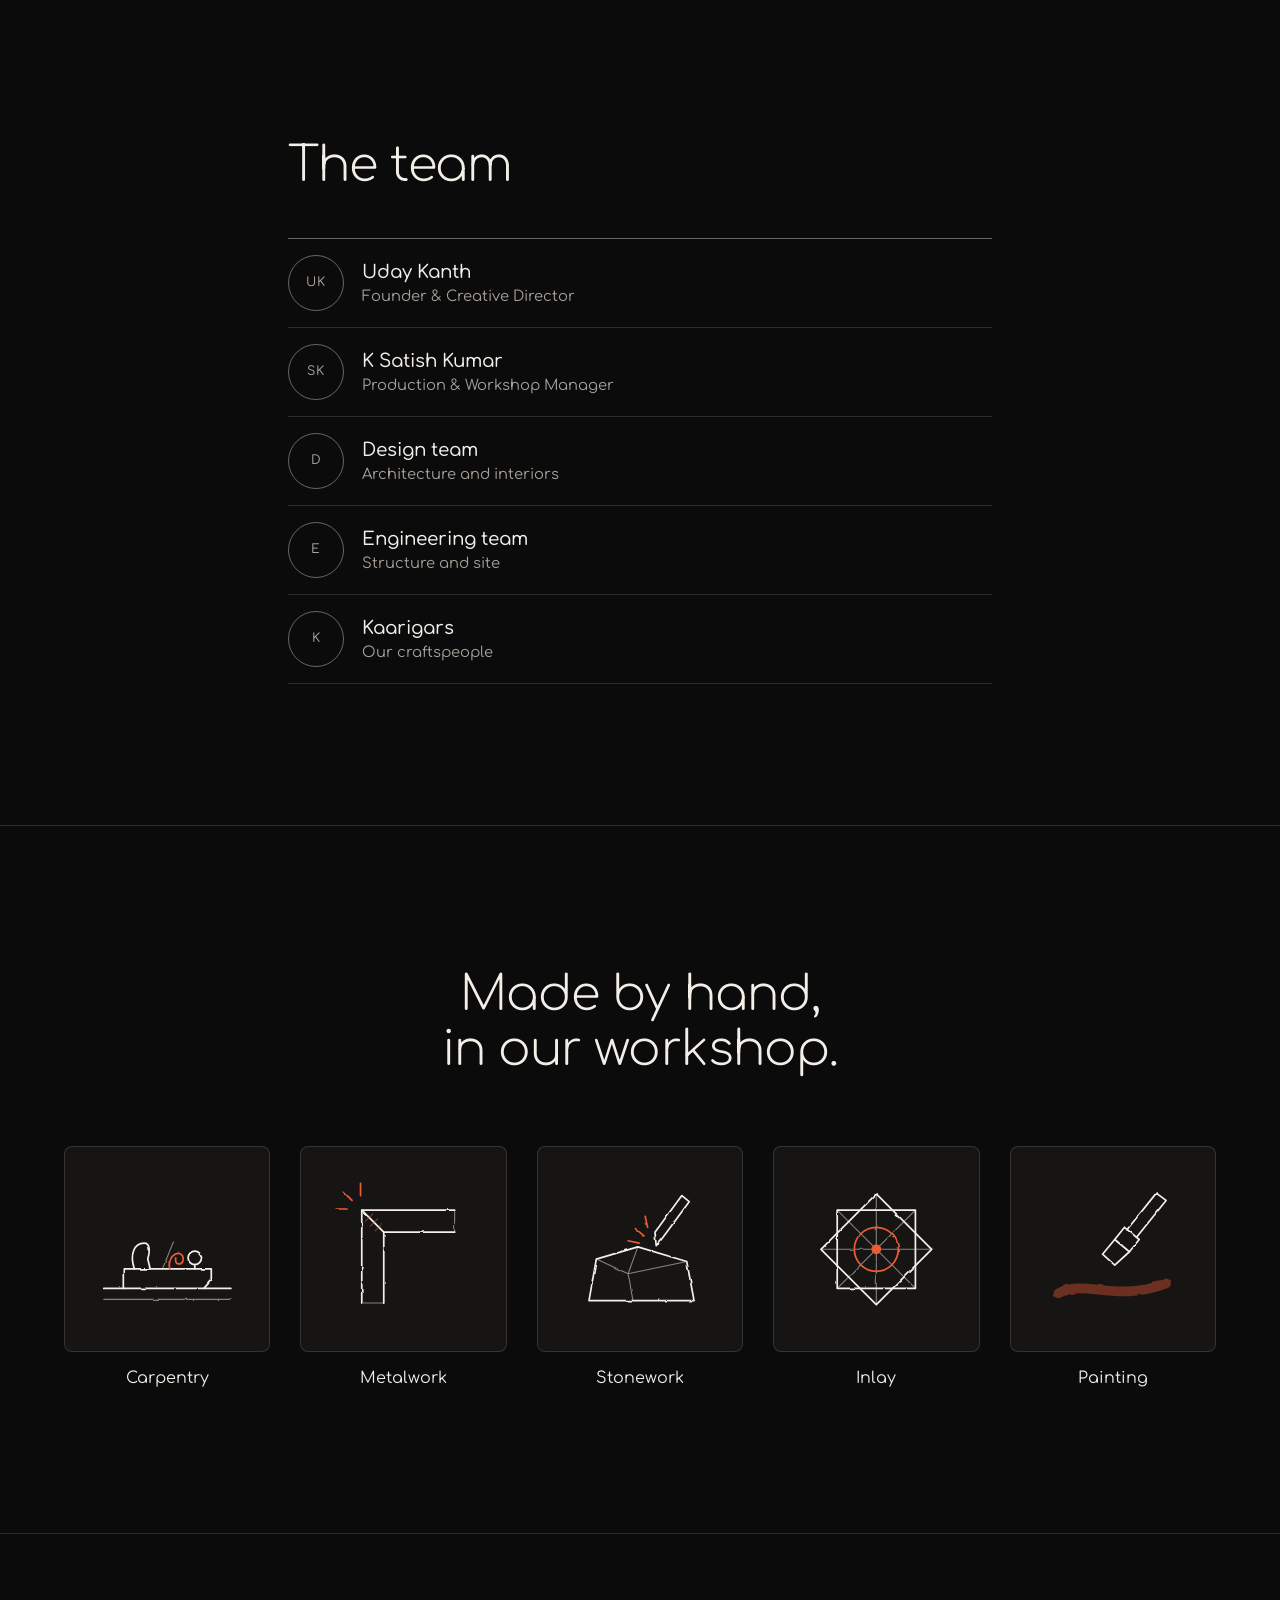
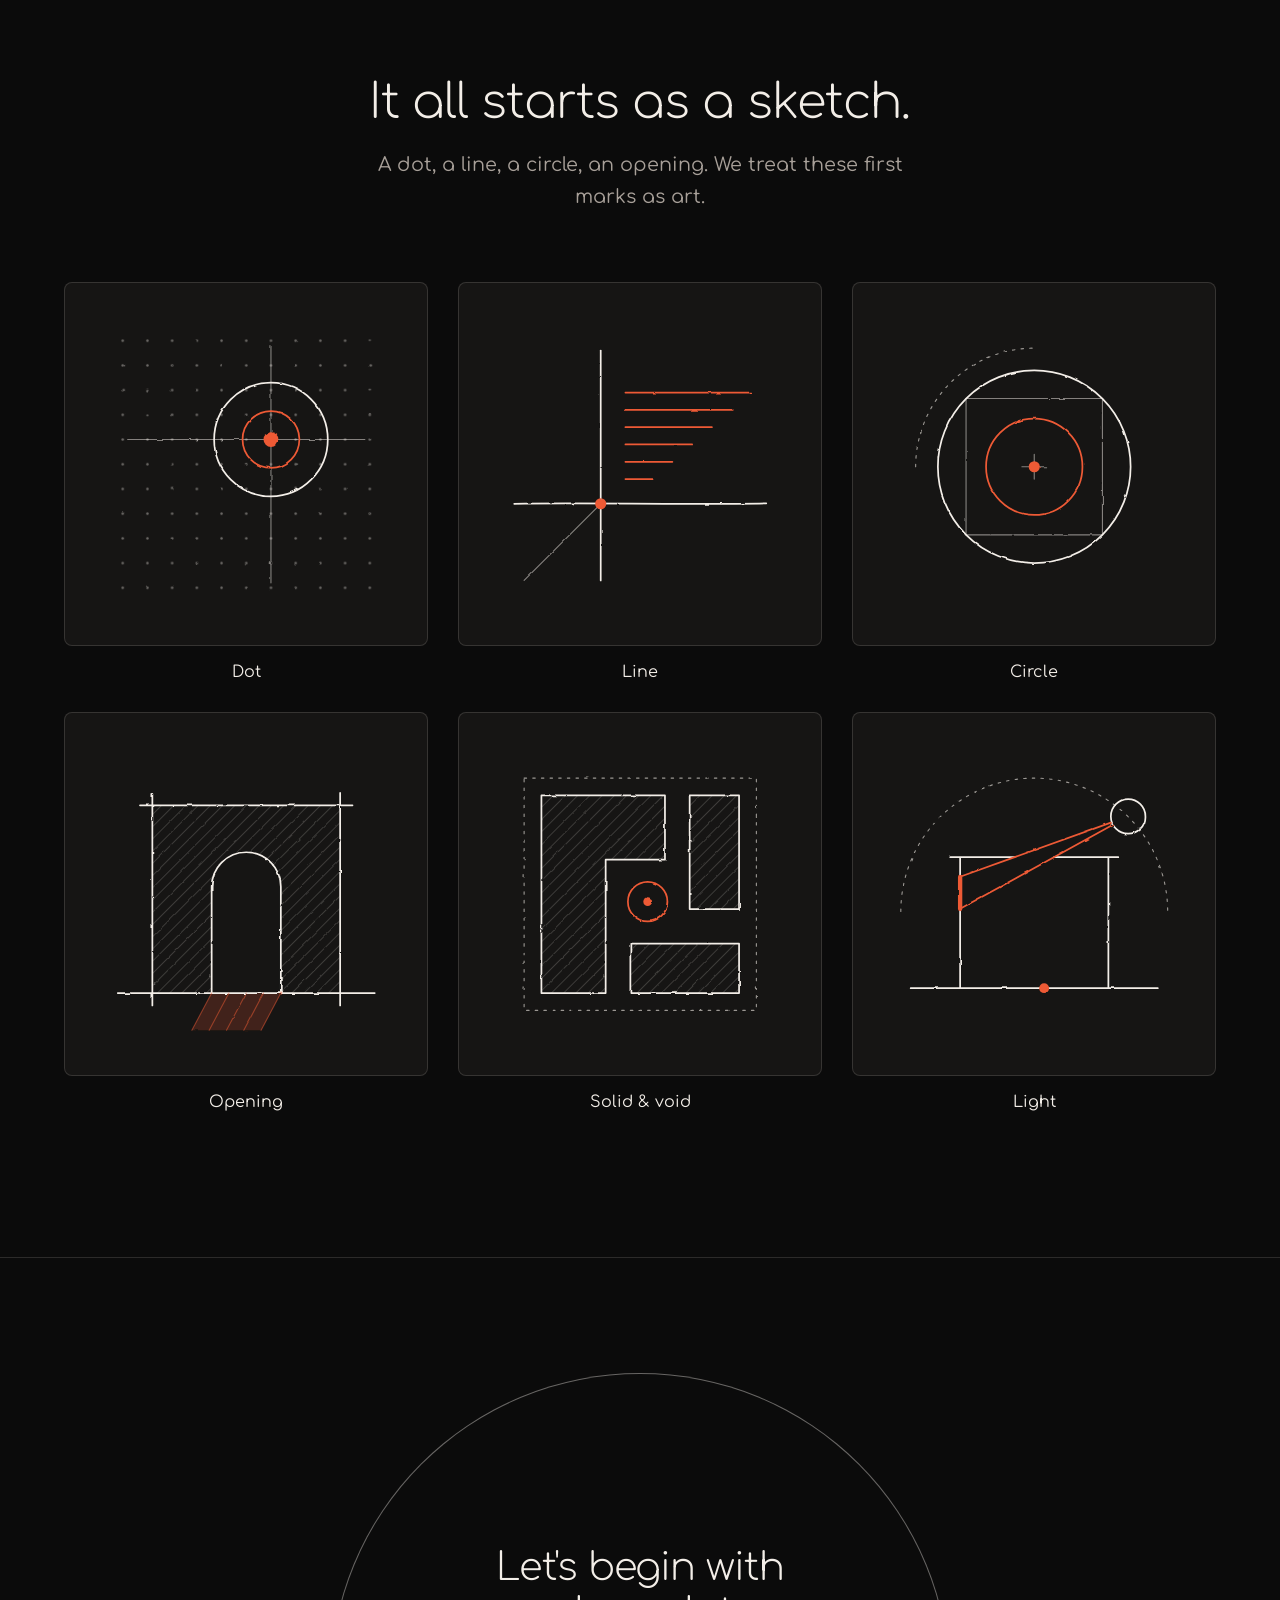
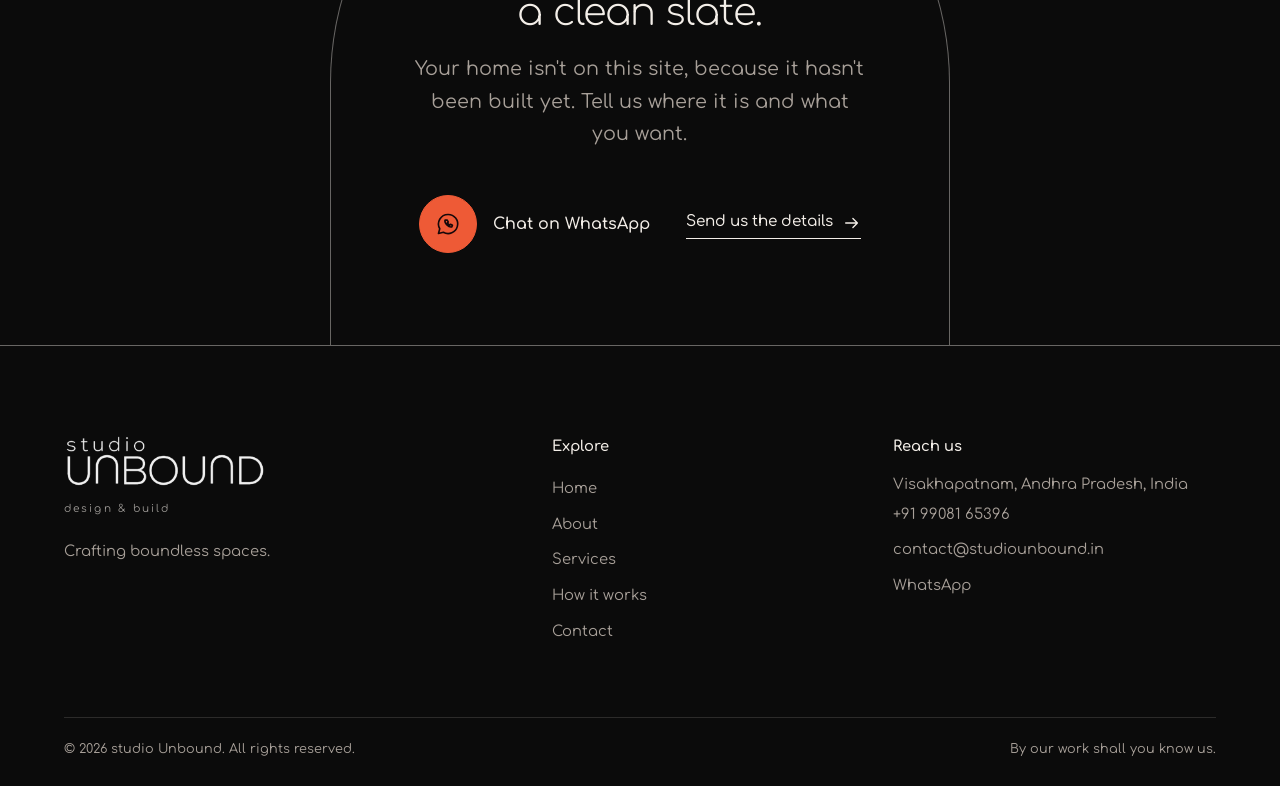
<file: website/story.html>
<!doctype html>
<html lang="en">
<head>
<meta charset="utf-8">
<meta name="viewport" content="width=device-width, initial-scale=1, viewport-fit=cover">
<title>About | studio Unbound</title>
<meta name="description" content="Architects, engineers and craftspeople in one studio in Visakhapatnam. We design it and we build it.">
<meta name="theme-color" content="#0B0B0B">
<meta property="og:type" content="website">
<meta property="og:site_name" content="studio Unbound">
<meta property="og:title" content="About | studio Unbound">
<meta property="og:description" content="Architects, engineers and craftspeople in one studio in Visakhapatnam. We design it and we build it.">
<meta property="og:image" content="assets/img/share.jpg">
<meta name="twitter:card" content="summary_large_image">
<link rel="icon" type="image/png" href="assets/img/favicon.png">
<link rel="apple-touch-icon" href="assets/img/apple-touch-icon.png">
<script>(function(){var d=document.documentElement;d.classList.add('js');try{var q=new URLSearchParams(location.search),t=q.get('theme')||localStorage.getItem('su-theme');if(t!=='light'&&t!=='dark'){t='dark'}d.setAttribute('data-theme',t);var l=q.get('lang')||localStorage.getItem('su-lang');if(l==='te'||l==='hi'){d.classList.add('i18n-wait')}}catch(e){d.setAttribute('data-theme','dark')}})();</script>
<link rel="preconnect" href="https://fonts.googleapis.com">
<link rel="preconnect" href="https://fonts.gstatic.com" crossorigin>
<link rel="stylesheet" href="https://fonts.googleapis.com/css2?family=Comfortaa:wght@300..700&amp;display=swap">
<link rel="stylesheet" href="assets/css/style.css">
</head>
<body data-page="story">

<a class="skip" href="#main" data-i18n="ui.skip">Skip to content</a>

<svg class="defs" aria-hidden="true" focusable="false">
  <defs>
    <pattern id="hatch" width="7" height="7" patternUnits="userSpaceOnUse" patternTransform="rotate(45)"><line x1="0" y1="0" x2="0" y2="7" stroke="currentColor" stroke-width=".7"/></pattern>
    <pattern id="hatch-chalk" width="8" height="8" patternUnits="userSpaceOnUse" patternTransform="rotate(45)"><line x1="0" y1="0" x2="0" y2="8" stroke="#ECE9E2" stroke-width=".9"/></pattern>
    <pattern id="dotgrid" x="10" y="10" width="20" height="20" patternUnits="userSpaceOnUse"><circle cx="10" cy="10" r="1" fill="currentColor"/></pattern>
    <filter id="pencil" x="-8%" y="-8%" width="116%" height="116%"><feTurbulence type="fractalNoise" baseFrequency=".09" numOctaves="2" seed="11" result="n"/><feDisplacementMap in="SourceGraphic" in2="n" scale="2.2" xChannelSelector="R" yChannelSelector="G"/></filter>
    <filter id="chalk" x="-4%" y="-4%" width="108%" height="108%"><feTurbulence type="fractalNoise" baseFrequency=".75" numOctaves="2" seed="4" result="n"/><feDisplacementMap in="SourceGraphic" in2="n" scale="2.6" xChannelSelector="R" yChannelSelector="G"/></filter>
  </defs>
</svg>

<header class="site-header">
  <div class="wrap header-inner">
    <a class="logo" href="index.html" aria-label="studio Unbound, design and build: home">
      <img src="assets/img/logo.png" alt="studio Unbound" width="134" height="36">
      <span class="logo-tag">design &amp; build</span>
    </a>
    <nav class="nav" id="nav" aria-label="Primary">
      <a href="story.html" data-nav="story"><span data-i18n="nav.story">About</span></a>
      <a href="services.html" data-nav="services"><span data-i18n="nav.services">Services</span></a>
      <a href="process.html" data-nav="process"><span data-i18n="nav.process">How it works</span></a>
      <a class="nav-cta" href="contact.html" data-nav="contact"><span data-i18n="nav.cta">Start a project</span></a>
    </nav>
    <div class="lang">
      <button class="lang-btn" type="button" aria-haspopup="true" aria-expanded="false" aria-controls="lang-menu" aria-label="Choose language" data-i18n-attr="aria-label:ui.lang">
        <span data-lang-current>EN</span>
        <svg viewBox="0 0 12 12" aria-hidden="true"><path d="M2.5 4.5 6 8l3.5-3.5"/></svg>
      </button>
      <ul class="lang-menu" id="lang-menu" hidden>
        <li><button type="button" data-set-lang="en" aria-pressed="true">English</button></li>
        <li><button type="button" data-set-lang="te" aria-pressed="false">తెలుగు</button></li>
        <li><button type="button" data-set-lang="hi" aria-pressed="false">हिन्दी</button></li>
      </ul>
    </div>
    <button class="icon-btn theme-btn" type="button" data-theme-toggle aria-label="Switch between light and dark theme" data-i18n-attr="aria-label:ui.theme">
      <svg viewBox="0 0 24 24" aria-hidden="true"><circle cx="12" cy="12" r="8.25" fill="none" stroke="currentColor" stroke-width="1.4"/><path d="M12 3.75a8.25 8.25 0 0 1 0 16.5z" fill="currentColor"/></svg>
    </button>
    <button class="icon-btn menu-btn" type="button" aria-controls="nav" aria-expanded="false" aria-label="Menu" data-i18n-attr="aria-label:ui.menu"><span></span><span></span></button>
  </div>
</header>

<main id="main">

  <section class="page-head">
    <div class="wrap col center">
      <h1 class="display display--page" data-i18n="ab.title">One studio that designs and builds.</h1>
      <p class="lead" data-i18n="ab.lead">We are architects, engineers and craftspeople in Visakhapatnam.</p>
    </div>
  </section>

  <section class="screen">
    <div class="wrap col">
      <h2 class="h2" data-i18n="ab.story">Our story</h2>
      <div class="prose">
        <p data-i18n="ab.p1">Studio Unbound began the way most good things begin: with grit, many questions and a lot of passion.</p>
        <p data-i18n="ab.p2">We design spaces that stay close to people, to nature and to the place they stand in. Every project starts from zero, so no two look alike.</p>
      </div>
    </div>
  </section>

  <section class="screen">
    <div class="wrap">
      <div class="col center">
        <h2 class="h2" data-i18n="bl.title">What we believe</h2>
      </div>
      <ul class="promises">
        <li><h3 data-i18n="bl1.t">Spaces are for people.</h3><p data-i18n="bl1.d">Designed by people, for people. Your space should do the talking.</p></li>
        <li><h3 data-i18n="bl2.t">Be open about everything.</h3><p data-i18n="bl2.d">Clear communication at every step, on cost and on time.</p></li>
        <li><h3 data-i18n="bl3.t">Respect the earth.</h3><p data-i18n="bl3.d">We choose materials with care and treat nature with care.</p></li>
      </ul>
    </div>
  </section>

  <section class="screen">
    <div class="wrap col">
      <h2 class="h2" data-i18n="team.title">The team</h2>
      <ul class="team">
        <li>
          <span class="mono" data-photo="founder" data-photo-alt="Uday Kanth" aria-hidden="true">UK</span>
          <span class="team-name">Uday Kanth</span>
          <span class="team-role" data-i18n="tm1.role">Founder &amp; Creative Director</span>
        </li>
        <li>
          <span class="mono" data-photo="manager" data-photo-alt="K Satish Kumar" aria-hidden="true">SK</span>
          <span class="team-name">K Satish Kumar</span>
          <span class="team-role" data-i18n="tm2.role">Production &amp; Workshop Manager</span>
        </li>
        <li>
          <span class="mono" aria-hidden="true">D</span>
          <span class="team-name" data-i18n="tm3.name">Design team</span>
          <span class="team-role" data-i18n="tm3.role">Architecture and interiors</span>
        </li>
        <li>
          <span class="mono" aria-hidden="true">E</span>
          <span class="team-name" data-i18n="tm4.name">Engineering team</span>
          <span class="team-role" data-i18n="tm4.role">Structure and site</span>
        </li>
        <li>
          <span class="mono" aria-hidden="true">K</span>
          <span class="team-name" data-i18n="tm5.name">Kaarigars</span>
          <span class="team-role" data-i18n="tm5.role">Our craftspeople</span>
        </li>
      </ul>
    </div>
  </section>

  <section class="screen">
    <div class="wrap">
      <div class="col center">
        <h2 class="h2" data-i18n="ws.title">Made by hand, in our workshop.</h2>
      </div>
      <div class="figs">
        <figure class="fig">
          <div class="fig-art" data-photo="craft-carpentry" data-photo-alt="Carpentry in the workshop"><svg class="sk draw" filter="url(#pencil)" viewBox="0 0 120 120" aria-hidden="true"><path class="d" pathLength="1" d="M8 92H112"/><path class="t d" pathLength="1" style="--d:.2s" d="M8 101H112"/><path class="d" pathLength="1" style="--d:.3s" d="M24 92V76H96V85L90 92"/><path class="d" pathLength="1" style="--d:.6s" d="M33 76C29 64 33 55 41 55C46 55 46 62 44 68L46 76"/><path class="d" pathLength="1" style="--d:.8s" d="M88 67A5.5 5.5 0 1 1 77 67A5.5 5.5 0 1 1 88 67M82.5 72.5V76"/><path class="t d" pathLength="1" style="--d:.9s" d="M56 76L65 54"/><path class="a d" pathLength="1" style="--d:1.1s" d="M62 76C59 64 73 59 73 68C73 74 65 73 67 67"/></svg></div>
          <figcaption data-i18n="c1.name">Carpentry</figcaption>
        </figure>
        <figure class="fig">
          <div class="fig-art" data-photo="craft-fabrication" data-photo-alt="Metal fabrication in the workshop"><svg class="sk draw" filter="url(#pencil)" viewBox="0 0 120 120" aria-hidden="true"><path class="d" pathLength="1" d="M26 104V28H102"/><path class="d" pathLength="1" style="--d:.3s" d="M44 104V46H102"/><path class="d" pathLength="1" style="--d:.6s" d="M26 28L44 46"/><path class="t d" pathLength="1" style="--d:.8s" d="M26 104H44M102 28V46"/><path class="a t d" pathLength="1" style="--d:.9s" d="M29 37L35 31M33 41L39 35M37 45L43 39"/><path class="g d" pathLength="1" style="--d:1.1s" d="M18 20L11 13M25 16V6M14 27H5"/></svg></div>
          <figcaption data-i18n="c2.name">Metalwork</figcaption>
        </figure>
        <figure class="fig">
          <div class="fig-art" data-photo="craft-stonework" data-photo-alt="Stonework in progress"><svg class="sk draw" filter="url(#pencil)" viewBox="0 0 120 120" aria-hidden="true"><path class="d" pathLength="1" d="M18 102L24 68L58 58L98 70L104 102Z"/><path class="t d" pathLength="1" style="--d:.5s" d="M24 68L50 80L58 58M50 80L54 102M50 80L98 70"/><path class="d" pathLength="1" style="--d:.8s" d="M94 16L72 46M100 21L78 51M94 16L100 21M72 46L73 57L78 51"/><path class="g d" pathLength="1" style="--d:1.1s" d="M63 49L56 43M66 42L64 33M59 55L50 53"/></svg></div>
          <figcaption data-i18n="c3.name">Stonework</figcaption>
        </figure>
        <figure class="fig">
          <div class="fig-art" data-photo="craft-inlay" data-photo-alt="Inlay work in progress"><svg class="sk draw" filter="url(#pencil)" viewBox="0 0 120 120" aria-hidden="true"><path class="t d" pathLength="1" d="M28 28L92 92M92 28L28 92M60 14.7V105.3M14.7 60H105.3"/><path class="d" pathLength="1" style="--d:.3s" d="M28 28H92V92H28Z"/><path class="d" pathLength="1" style="--d:.6s" d="M60 14.7L105.3 60L60 105.3L14.7 60Z"/><path class="a d" pathLength="1" style="--d:.9s" d="M78 60A18 18 0 1 1 42 60A18 18 0 1 1 78 60"/><circle class="gf pop" style="--d:1.2s" cx="60" cy="60" r="4"/></svg></div>
          <figcaption data-i18n="c4.name">Inlay</figcaption>
        </figure>
        <figure class="fig">
          <div class="fig-art" data-photo="craft-finishing" data-photo-alt="Painting and finishing"><svg class="sk draw" filter="url(#pencil)" viewBox="0 0 120 120" aria-hidden="true"><path class="a d" pathLength="1" stroke-width="8" stroke-opacity=".4" style="--d:.9s" d="M16 96C38 84 62 104 104 88"/><path class="d" pathLength="1" d="M96 14L72 44M104 20L80 50M96 14L104 20"/><path class="d" pathLength="1" style="--d:.3s" d="M70 42L82 52L74 62L62 52Z"/><path class="d" pathLength="1" style="--d:.6s" d="M62 52L52 64L62 73L74 62"/></svg></div>
          <figcaption data-i18n="c5.name">Painting</figcaption>
        </figure>
      </div>
      <figure class="photo-band" data-photo="workshop" data-photo-alt="Inside the studio Unbound workshop" hidden></figure>
    </div>
  </section>

  <section class="screen">
    <div class="wrap">
      <div class="col center">
        <h2 class="h2" data-i18n="sk.title">It all starts as a sketch.</h2>
        <p class="lead" data-i18n="sk.text">A dot, a line, a circle, an opening. We treat these first marks as art.</p>
      </div>
      <div class="plates">
        <figure class="plate"><div class="plate-art"><svg class="sk draw" filter="url(#pencil)" viewBox="0 0 240 240" aria-hidden="true"><rect class="dg f" x="14" y="14" width="212" height="212" fill="url(#dotgrid)"/><path class="t d" pathLength="1" d="M140 24V216"/><path class="t d" pathLength="1" style="--d:.15s" d="M24 100H216"/><path class="d" pathLength="1" style="--d:.5s" d="M186 100A46 46 0 1 1 94 100A46 46 0 1 1 186 100"/><path class="a d" pathLength="1" style="--d:.8s" d="M163 100A23 23 0 1 1 117 100A23 23 0 1 1 163 100"/><circle class="gf pop" style="--d:1.1s" cx="140" cy="100" r="6"/></svg></div><figcaption data-i18n="pl1.name">Dot</figcaption></figure>
        <figure class="plate"><div class="plate-art"><svg class="sk draw" filter="url(#pencil)" viewBox="0 0 240 240" aria-hidden="true"><path class="d" pathLength="1" d="M18 152C80 151 160 153 222 151.6"/><path class="d" pathLength="1" style="--d:.3s" d="M88 28V214"/><path class="t d" pathLength="1" style="--d:.7s" d="M26 214L88 152"/><path class="a d" pathLength="1" style="--d:.9s" d="M108 62H210M108 76H194M108 90H178M108 104H162M108 118H146M108 132H130"/><circle class="gf pop" style="--d:1.5s" cx="88" cy="152" r="4.5"/></svg></div><figcaption data-i18n="pl2.name">Line</figcaption></figure>
        <figure class="plate"><div class="plate-art"><svg class="sk draw" filter="url(#pencil)" viewBox="0 0 240 240" aria-hidden="true"><path class="d" pathLength="1" d="M198 122A78 78 0 1 1 42 122A78 78 0 1 1 198 122"/><path class="t d" pathLength="1" style="--d:.4s" d="M64.8 66.8H175.2V177.2H64.8Z"/><path class="a d" pathLength="1" style="--d:.7s" d="M159 122A39 39 0 1 1 81 122A39 39 0 1 1 159 122"/><path class="dsh f" style="--d:1s" d="M24 122A96 96 0 0 1 120 26"/><path class="t f" style="--d:1s" d="M110 122H130M120 112V132"/><circle class="gf pop" style="--d:1.2s" cx="120" cy="122" r="4.5"/></svg></div><figcaption data-i18n="pl3.name">Circle</figcaption></figure>
        <figure class="plate"><div class="plate-art"><svg class="sk draw" filter="url(#pencil)" viewBox="0 0 240 240" aria-hidden="true"><path class="h f" style="--d:.5s" fill="url(#hatch)" fill-rule="evenodd" d="M44 48H196V200H44ZM92 200V114A28 28 0 0 1 148 114V200Z"/><path class="lite f" style="--d:1.4s" d="M92 200H148L132 230H76Z"/><path class="d" pathLength="1" d="M44 210V38M34 48H206M196 38V210"/><path class="d" pathLength="1" style="--d:.5s" d="M16 200H224"/><path class="d" pathLength="1" style="--d:.9s" d="M92 200V114A28 28 0 0 1 148 114V200"/><path class="a t d" pathLength="1" style="--d:1.4s" d="M92 200L76 230M106 200L90 230M120 200L104 230M134 200L118 230M148 200L132 230"/></svg></div><figcaption data-i18n="pl4.name">Opening</figcaption></figure>
        <figure class="plate"><div class="plate-art"><svg class="sk draw" filter="url(#pencil)" viewBox="0 0 240 240" aria-hidden="true"><path class="h f" style="--d:.6s" fill="url(#hatch)" d="M40 40H140V92H92V200H40ZM160 40H200V132H160ZM112 160H200V200H112Z"/><path class="dsh f" style="--d:1s" d="M26 26H214V214H26Z"/><path class="d" pathLength="1" d="M40 40H140V92H92V200H40Z"/><path class="d" pathLength="1" style="--d:.4s" d="M160 40H200V132H160Z"/><path class="d" pathLength="1" style="--d:.7s" d="M112 160H200V200H112Z"/><path class="a d" pathLength="1" style="--d:1.1s" d="M142 126A16 16 0 1 1 110 126A16 16 0 1 1 142 126"/><circle class="gf pop" style="--d:1.4s" cx="126" cy="126" r="3.5"/></svg></div><figcaption data-i18n="pl5.name">Solid &amp; void</figcaption></figure>
        <figure class="plate"><div class="plate-art"><svg class="sk draw" filter="url(#pencil)" viewBox="0 0 240 240" aria-hidden="true"><path class="dsh f" style="--d:.9s" d="M12 134A108 108 0 0 1 228 134"/><path class="d" pathLength="1" d="M20 196H220"/><path class="d" pathLength="1" style="--d:.3s" d="M60 196V90M52 90H104M136 90H188M180 90V196"/><path class="d" pathLength="1" style="--d:.7s" d="M210 57A14 14 0 1 1 182 57A14 14 0 1 1 210 57"/><path class="a d" pathLength="1" style="--d:1.1s" d="M182 62L60 105.8M184 63.6L60 131.8"/><path class="g d" pathLength="1" stroke-width="3.5" style="--d:1.6s" d="M60 106V132"/><circle class="gf pop" style="--d:1.8s" cx="128" cy="196" r="4"/></svg></div><figcaption data-i18n="pl6.name">Light</figcaption></figure>
      </div>
    </div>
  </section>

</main>

<section class="cta-band">
  <div class="wrap">
    <div class="cta-arch">
      <h2 class="h2" data-i18n="cta.title">Let's begin with a clean slate.</h2>
      <p class="lead" data-i18n="cta.text">Your home isn't on this site, because it hasn't been built yet. Tell us where it is and what you want.</p>
      <div class="cta-row">
        <a class="go go--fill" data-contact="whatsapp" href="https://wa.me/919908165396" target="_blank" rel="noopener"><span class="go-ring"><svg class="wa" viewBox="0 0 24 24" aria-hidden="true"><path d="M12 3.2a8.8 8.8 0 0 0-7.6 13.2L3.2 20.8l4.5-1.2A8.8 8.8 0 1 0 12 3.2z"/><path d="M9.3 8.3c-.5 1.3.3 3 1.7 4.5s3.1 2.3 4.5 1.9l.6-1.5-1.8-1-.8.8c-.8-.4-1.6-1.2-2-2l.8-.8-1-1.8z"/></svg></span><span data-i18n="cta.wa">Chat on WhatsApp</span></a>
        <a class="tl" href="contact.html"><span data-i18n="cta.btn">Send us the details</span><svg class="arr" viewBox="0 0 20 20" aria-hidden="true"><path d="M3 10h13M11 5l5 5-5 5"/></svg></a>
      </div>
    </div>
  </div>
</section>

<footer class="site-footer">
  <div class="wrap">
    <div class="footer-top">
      <div class="footer-brand">
        <a href="index.html" aria-label="studio Unbound: home"><img src="assets/img/logo.png" alt="studio Unbound" width="201" height="54" loading="lazy"></a>
        <div><span class="logo-tag">design &amp; build</span></div>
        <p data-i18n="footer.tagline">Crafting boundless spaces.</p>
      </div>
      <nav class="footer-col" aria-label="Footer">
        <h2 class="label" data-i18n="footer.explore">Explore</h2>
        <ul>
          <li><a href="index.html" data-nav="home" data-i18n="nav.home">Home</a></li>
          <li><a href="story.html" data-nav="story" data-i18n="nav.story">About</a></li>
          <li><a href="services.html" data-nav="services" data-i18n="nav.services">Services</a></li>
          <li><a href="process.html" data-nav="process" data-i18n="nav.process">How it works</a></li>
          <li><a href="contact.html" data-nav="contact" data-i18n="nav.contact">Contact</a></li>
        </ul>
      </nav>
      <div class="footer-col">
        <h2 class="label" data-i18n="footer.reach">Reach us</h2>
        <address data-i18n="footer.place">Visakhapatnam, Andhra Pradesh, India</address>
        <ul>
          <li data-contact-row hidden><a data-contact="phone" href="#"><span data-contact-text></span></a></li>
          <li data-contact-row hidden><a data-contact="email" href="#"><span data-contact-text></span></a></li>
          <li data-contact-row hidden><a data-contact="whatsapp" href="#">WhatsApp</a></li>
          <li data-contact-row hidden><a data-contact="instagram" href="#">Instagram</a></li>
          <li data-contact-row hidden><a data-contact="mapUrl" href="#" data-i18n="footer.map">Find us on the map</a></li>
        </ul>
        <ul class="company" data-company hidden>
          <li data-company-row="established" hidden><span class="label" data-i18n="co.est">Established</span><span data-company-text></span></li>
          <li data-company-row="registration" hidden><span class="label" data-i18n="co.reg">Registration</span><span data-company-text></span></li>
          <li data-company-row="gstin" hidden><span class="label">GSTIN</span><span data-company-text></span></li>
          <li data-company-row="address" hidden><span class="label" data-i18n="co.addr">Studio</span><span data-company-text></span></li>
        </ul>
      </div>
    </div>
    <div class="footer-bottom">
      <span>&copy; <span data-year>2026</span> studio Unbound. <span data-i18n="footer.rights">All rights reserved.</span></span>
      <span data-i18n="cta.quote">By our work shall you know us.</span>
    </div>
  </div>
</footer>

<a class="wa-float" data-contact="whatsapp" href="https://wa.me/919908165396" target="_blank" rel="noopener" hidden aria-label="Chat with us on WhatsApp" data-i18n-attr="aria-label:ui.wa"><svg class="wa" viewBox="0 0 24 24" aria-hidden="true"><path d="M12 3.2a8.8 8.8 0 0 0-7.6 13.2L3.2 20.8l4.5-1.2A8.8 8.8 0 1 0 12 3.2z"/><path d="M9.3 8.3c-.5 1.3.3 3 1.7 4.5s3.1 2.3 4.5 1.9l.6-1.5-1.8-1-.8.8c-.8-.4-1.6-1.2-2-2l.8-.8-1-1.8z"/></svg><span>WhatsApp</span></a>

<script src="assets/js/config.js"></script>
<script src="assets/js/main.js"></script>
</body>
</html>
</file>
<file: website/assets/css/style.css>
/* ==========================================================================
   studio Unbound — design & build
   One idea per screen. A slate you can draw on, then plain words and
   hand-drawn pictures.
   Colours: charcoal = line, maple = material, slate-blue = measure, gold = light.
   ========================================================================== */

/* ---------- Tokens ---------- */
:root {
  --font: "Comfortaa", "Century Gothic", "Anek Telugu", "Anek Devanagari", "Nirmala UI", system-ui, sans-serif;

  /* the heat on the front of the card */
  --heat-1: #F08A52;
  --heat-2: #E8472B;
  --heat-3: #B3122A;
  --heat-4: #5C0A18;
  --chalk: #FFFFFF;
  --chalk-dim: rgba(255, 255, 255, .86);

  /* dark is the brand: black, white and one colour, like the back of the card */
  --bg: #0B0B0B;
  --surface: #161514;
  --text: #F3EEE8;
  --muted: #A8A099;
  --line: rgba(243, 238, 232, .14);
  --line-strong: rgba(243, 238, 232, .4);
  --accent: #EE5A36;
  --on-accent: #16080A;
  --tech: var(--muted);
  --dot: var(--accent);
  --gold: var(--accent);
  --header-bg: rgba(11, 11, 11, .88);
  --shadow: 0 18px 50px rgba(0, 0, 0, .5);
  --logo-filter: none;

  --wrap: 1160px;
  --gutter: clamp(20px, 5vw, 64px);
  --header-h: 66px;
  --ease: cubic-bezier(.22, .61, .36, 1);
  --grain: url("data:image/svg+xml,%3Csvg xmlns='http://www.w3.org/2000/svg' width='220' height='220'%3E%3Cfilter id='g'%3E%3CfeTurbulence type='fractalNoise' baseFrequency='.85' numOctaves='2' stitchTiles='stitch'/%3E%3CfeColorMatrix values='0 0 0 0 1  0 0 0 0 1  0 0 0 0 1  0 0 0 .6 -.14'/%3E%3C/filter%3E%3Crect width='220' height='220' filter='url(%23g)'/%3E%3C/svg%3E");
  color-scheme: dark;
}

html[data-theme="light"] {
  --bg: #F7F3EE;
  --surface: #FFFFFF;
  --text: #17100D;
  --muted: #655A52;
  --line: rgba(23, 16, 13, .14);
  --line-strong: rgba(23, 16, 13, .42);
  --accent: #C93A1A;
  --on-accent: #FFFFFF;
  --header-bg: rgba(247, 243, 238, .9);
  --shadow: 0 18px 50px rgba(23, 16, 13, .16);
  --logo-filter: brightness(0);
  color-scheme: light;
}

@media (min-width: 760px) { :root { --header-h: 76px; } }


/* ---------- Base ---------- */
*, *::before, *::after { box-sizing: border-box; }
html { -webkit-text-size-adjust: 100%; scroll-behavior: smooth; scroll-padding-top: calc(var(--header-h) + 24px); }

body {
  margin: 0;
  background: var(--bg);
  color: var(--text);
  font-family: var(--font);
  font-size: 1.0625rem;
  font-weight: 400;
  line-height: 1.75;
  -webkit-font-smoothing: antialiased;
  -moz-osx-font-smoothing: grayscale;
  text-rendering: optimizeLegibility;
  overflow-x: clip;
  transition: background-color .5s var(--ease), color .5s var(--ease);
}

html.i18n-wait body { visibility: hidden; }

/* the strip of heat along the top of every inner page, as on the back of the card */
body { position: relative; }
body::before { content: ""; position: absolute; top: 0; left: 0; right: 0; height: calc(var(--header-h) + 12px); background: linear-gradient(90deg, #F08A52, #E8472B 20%, #B3122A 46%, #EE6A3C 70%, #C7252A); }
body[data-page="home"]::before { display: none; }

img, svg { max-width: 100%; }
h1, h2, h3, h4, p, ul, ol, dl, dd, figure, blockquote { margin: 0; }
ul, ol { padding: 0; list-style: none; }
a { color: inherit; }
em { font-style: normal; }
button, input, select, textarea { font: inherit; color: inherit; }
::selection { background: var(--dot); color: var(--on-accent); }
:focus-visible { outline: 2px solid var(--dot); outline-offset: 3px; border-radius: 2px; }
[hidden] { display: none !important; }

.sr-only { position: absolute; width: 1px; height: 1px; margin: -1px; padding: 0; overflow: hidden; clip: rect(0 0 0 0); white-space: nowrap; border: 0; }
.skip { position: fixed; left: 16px; top: -80px; z-index: 100; padding: 10px 18px; background: var(--text); color: var(--bg); text-decoration: none; font-size: .85rem; transition: top .25s var(--ease); }
.skip:focus { top: 14px; }
.defs { position: absolute; width: 0; height: 0; overflow: hidden; }

/* ---------- Layout: one centred column, one idea per screen ---------- */
.wrap { width: 100%; max-width: calc(var(--wrap) + var(--gutter) * 2); margin-inline: auto; padding-inline: var(--gutter); }
.col { max-width: 44rem; margin-inline: auto; }
.wrap.col { max-width: calc(44rem + var(--gutter) * 2); }
.center { text-align: center; }
.screen { padding-block: clamp(76px, 11vw, 150px); border-top: 1px solid var(--line); }
.screen--tight { padding-top: 0; border-top: 0; }
.page-head { padding: calc(var(--header-h) + clamp(52px, 9vw, 120px)) 0 clamp(56px, 8vw, 104px); }
.more-link { margin-top: clamp(36px, 5vw, 56px); text-align: center; }

/* ---------- Type ---------- */
.display { font-size: clamp(2.5rem, 7vw, 5.4rem); font-weight: 300; line-height: 1.06; letter-spacing: -.03em; text-wrap: balance; }
.display--page { font-size: clamp(2.2rem, 5.6vw, 4.2rem); }
.h2 { font-size: clamp(1.8rem, 4vw, 3rem); font-weight: 300; line-height: 1.16; letter-spacing: -.02em; text-wrap: balance; }
.h3 { font-size: 1.2rem; font-weight: 600; line-height: 1.4; }
.lead { margin-top: 18px; font-size: clamp(1.08rem, 1.5vw, 1.28rem); line-height: 1.7; color: var(--muted); text-wrap: pretty; }
.center .lead { max-width: 30em; margin-inline: auto; }
.prose { margin-top: 26px; font-size: 1.1rem; color: var(--muted); text-wrap: pretty; }
.prose > * + * { margin-top: 1.1em; }
.kicker { font-size: .78rem; letter-spacing: .14em; text-transform: lowercase; }

html[lang="te"] body, html[lang="hi"] body { line-height: 1.9; }
html[lang="te"] .display, html[lang="hi"] .display, html[lang="te"] .h2, html[lang="hi"] .h2 { letter-spacing: 0; line-height: 1.36; font-weight: 400; }
html[lang="te"] .display, html[lang="hi"] .display { font-size: clamp(2rem, 5.4vw, 4.2rem); }
html[lang="te"] .display--page, html[lang="hi"] .display--page { font-size: clamp(1.9rem, 4.6vw, 3.4rem); }
html[lang="te"] .h2, html[lang="hi"] .h2 { font-size: clamp(1.6rem, 3.4vw, 2.5rem); }
html[lang="te"] .kicker, html[lang="hi"] .kicker { letter-spacing: .04em; font-size: .86rem; }

/* ---------- Links and buttons ---------- */
.arr { fill: none; stroke: currentColor; stroke-width: 1.5; stroke-linecap: round; stroke-linejoin: round; width: 18px; height: 18px; flex: none; transition: transform .45s var(--ease); }

.go { display: inline-flex; align-items: center; gap: 16px; font-size: 1rem; font-weight: 600; line-height: 1.3; text-decoration: none; cursor: pointer; background: none; border: 0; padding: 0; }
.go-ring { display: grid; place-items: center; flex: none; width: 58px; height: 58px; border-radius: 50%; border: 1px solid currentColor; transition: background-color .4s var(--ease), border-color .4s var(--ease), color .4s var(--ease), transform .4s var(--ease); }
.go:hover .go-ring, .go:focus-visible .go-ring { background: var(--gold); border-color: var(--gold); color: var(--on-accent); transform: scale(1.06); }
.go:hover .arr { transform: translateX(3px); }
.go[disabled] { opacity: .5; cursor: progress; }
.go .wa, .wa-float .wa { width: 26px; height: 26px; fill: none; stroke: currentColor; stroke-width: 1.5; stroke-linecap: round; stroke-linejoin: round; }
.go--fill .go-ring { background: var(--accent); border-color: var(--accent); color: var(--on-accent); }
.go--fill:hover .go-ring, .go--fill:focus-visible .go-ring { background: var(--text); border-color: var(--text); color: var(--bg); }

.tl { display: inline-flex; align-items: center; gap: .7em; padding-bottom: 3px; font-size: .95rem; font-weight: 500; text-decoration: none; background: linear-gradient(currentColor, currentColor) 0 100% / 100% 1px no-repeat; transition: color .3s var(--ease); }
.tl:hover { color: var(--accent); }
.tl:hover .arr { transform: translateX(4px); }
button.tl { border: 0; cursor: pointer; background-color: transparent; font-family: inherit; }
.cta-row { display: flex; flex-wrap: wrap; align-items: center; gap: 18px 36px; margin-top: clamp(28px, 4vw, 44px); }
.center .cta-row { justify-content: center; }

/* ---------- Header ---------- */
.site-header { position: fixed; inset: 0 0 auto 0; z-index: 50; --hc: var(--text); --hlogo: var(--logo-filter); color: var(--hc); transition: color .3s var(--ease); }
html:not(.menu-open) .site-header:not(.is-scrolled) { --hc: #fff; --hlogo: none; }
.site-header::before { content: ""; position: absolute; inset: 0; z-index: -2; background: var(--header-bg); -webkit-backdrop-filter: blur(14px); backdrop-filter: blur(14px); border-bottom: 1px solid var(--line); opacity: 0; transition: opacity .4s var(--ease); }
.site-header.is-scrolled::before { opacity: 1; }
.header-inner { display: flex; align-items: center; gap: 10px; height: var(--header-h); }
.logo { display: inline-flex; align-items: center; gap: 14px; margin-right: auto; text-decoration: none; }
.logo img { display: block; width: auto; height: 32px; filter: var(--hlogo); opacity: .94; }
.logo-tag { display: none; padding-left: 14px; border-left: 1px solid currentColor; font-size: .66rem; line-height: 1.4; letter-spacing: .2em; opacity: .62; white-space: nowrap; }
@media (min-width: 760px) { .logo img { height: 36px; } }
@media (min-width: 1100px) { .logo-tag { display: block; } }

.nav { position: fixed; inset: 0; z-index: -1; display: flex; flex-direction: column; justify-content: center; padding: calc(var(--header-h) + 24px) var(--gutter) 56px; background: var(--bg); color: var(--text); opacity: 0; visibility: hidden; transition: opacity .4s var(--ease), visibility .4s; overflow-y: auto; }
.nav a { display: block; padding: 14px 0; font-size: clamp(1.7rem, 7.4vw, 2.3rem); font-weight: 300; line-height: 1.25; text-decoration: none; text-transform: lowercase; border-bottom: 1px solid var(--line); opacity: 0; transform: translateY(14px); transition: opacity .5s var(--ease), transform .5s var(--ease), color .3s; }
.menu-open .nav { opacity: 1; visibility: visible; }
.menu-open .nav a { opacity: 1; transform: none; }
.menu-open .nav a:nth-child(2) { transition-delay: .05s; }
.menu-open .nav a:nth-child(3) { transition-delay: .1s; }
.menu-open .nav a:nth-child(4) { transition-delay: .15s; }
.menu-open { overflow: hidden; }
.nav a[aria-current="page"] { color: var(--accent); }

.icon-btn { display: inline-grid; place-items: center; flex: none; width: 44px; height: 44px; padding: 0; border: 0; border-radius: 50%; background: transparent; cursor: pointer; transition: background-color .3s var(--ease); }
.icon-btn:hover { background: color-mix(in srgb, currentColor 12%, transparent); }
.icon-btn svg { width: 21px; height: 21px; }
.theme-btn svg { transition: transform .6s var(--ease); }
html[data-theme="dark"] .theme-btn svg { transform: rotate(180deg); }

.lang { position: relative; }
.lang-btn { display: inline-flex; align-items: center; gap: 6px; height: 44px; padding: 0 10px 0 12px; border: 0; border-radius: 999px; background: transparent; cursor: pointer; font-size: .8rem; font-weight: 600; letter-spacing: .06em; text-transform: lowercase; transition: background-color .3s var(--ease); }
.lang-btn:hover { background: color-mix(in srgb, currentColor 12%, transparent); }
.lang-btn svg { width: 12px; height: 12px; fill: none; stroke: currentColor; stroke-width: 1.6; stroke-linecap: round; stroke-linejoin: round; transition: transform .3s var(--ease); }
.lang-btn[aria-expanded="true"] svg { transform: rotate(180deg); }
.lang-menu { position: absolute; right: 0; top: calc(100% + 8px); min-width: 168px; padding: 6px; background: var(--surface); color: var(--text); border: 1px solid var(--line); border-radius: 10px; box-shadow: var(--shadow); }
.lang-menu button { display: flex; align-items: center; gap: 12px; width: 100%; min-height: 44px; padding: 0 14px; border: 0; border-radius: 6px; background: transparent; cursor: pointer; font-size: .92rem; text-align: left; line-height: 1.4; }
.lang-menu button::before { content: ""; width: 6px; height: 6px; border-radius: 50%; border: 1px solid var(--line-strong); }
.lang-menu button[aria-pressed="true"]::before { background: var(--dot); border-color: var(--dot); }
.lang-menu button:hover { background: var(--line); }

.menu-btn { align-content: center; }
.menu-btn span { display: block; width: 22px; height: 1.5px; background: currentColor; border-radius: 2px; transition: transform .4s var(--ease); }
.menu-btn span + span { margin-top: 7px; }
.menu-open .menu-btn span:first-child { transform: translateY(4.25px) rotate(45deg); }
.menu-open .menu-btn span:last-child { transform: translateY(-4.25px) rotate(-45deg); }

@media (min-width: 900px) {
  .menu-btn { display: none; }
  .nav { position: static; z-index: auto; flex-direction: row; align-items: center; justify-content: flex-end; gap: clamp(20px, 2.8vw, 40px); padding: 0; margin-right: 10px; background: none; color: inherit; opacity: 1; visibility: visible; overflow: visible; }
  .nav a { position: relative; display: inline-flex; align-items: center; padding: 8px 0; border: 0; font-size: .88rem; font-weight: 500; letter-spacing: .03em; opacity: 1; transform: none; }
  .nav a::after { content: ""; position: absolute; left: 0; right: 0; bottom: 2px; height: 1px; background: currentColor; transform: scaleX(0); transform-origin: left; transition: transform .45s var(--ease); }
  .nav a:hover::after, .nav a[aria-current="page"]::after { transform: scaleX(1); }
  .nav a[aria-current="page"] { color: inherit; }
  .nav .nav-cta::before { content: ""; width: 7px; height: 7px; margin-right: 10px; border-radius: 50%; background: var(--gold); }
}

/* ---------- Home hero: the front of the card ---------- */
.hero { position: relative; isolation: isolate; overflow: hidden; min-height: 100svh; display: grid; align-items: end; background: var(--heat-3); color: #fff; }
.heat {
  position: absolute; inset: -28%; z-index: -2;
  background:
    radial-gradient(40% 36% at 34% 56%, #4E0915 0%, transparent 70%),
    radial-gradient(32% 28% at 62% 40%, #8A0E20 0%, transparent 70%),
    radial-gradient(42% 38% at 84% 22%, #F1703C 0%, transparent 72%),
    radial-gradient(40% 36% at 10% 12%, #F0803F 0%, transparent 68%),
    radial-gradient(50% 44% at 70% 92%, #EE5A30 0%, transparent 72%),
    #E2412B;
  animation: heat 28s ease-in-out infinite alternate;
  will-change: transform;
}
@keyframes heat { from { transform: translate3d(-3%, -2%, 0) scale(1); } to { transform: translate3d(4%, 3%, 0) scale(1.14) rotate(5deg); } }
.heat::after { content: ""; position: absolute; inset: 0; background: var(--grain); opacity: .2; }
.hero::after { content: ""; position: absolute; inset: 0; z-index: -1; pointer-events: none; background: linear-gradient(180deg, rgba(22, 4, 8, .3), rgba(22, 4, 8, 0) 32%, rgba(22, 4, 8, .55)); }
.hero-inner { padding-top: calc(var(--header-h) + 48px); padding-bottom: clamp(44px, 9vh, 104px); }
.hero .kicker { margin-bottom: 18px; color: rgba(255, 255, 255, .88); }
.hero .display { font-size: clamp(2.9rem, 9.4vw, 7.2rem); }
html[lang="te"] .hero .display, html[lang="hi"] .hero .display { font-size: clamp(2.2rem, 6.6vw, 5rem); }
.hero .lead { margin-top: clamp(18px, 2.6vw, 28px); max-width: 23em; font-size: clamp(1.15rem, 1.9vw, 1.5rem); color: rgba(255, 255, 255, .92); }
.hero .tl { color: #fff; }
.hero .tl:hover { color: #fff; opacity: .8; }
.hero .go--fill .go-ring { background: #fff; border-color: #fff; color: var(--heat-3); }
.hero .go--fill:hover .go-ring { background: #16080A; border-color: #16080A; color: #fff; }


/* ---------- Drawings ---------- */
.sk { display: block; width: 100%; height: auto; overflow: visible; fill: none; stroke: currentColor; stroke-width: 1.4; stroke-linecap: round; stroke-linejoin: round; color: var(--text); }
.sk .t { stroke-width: .9; stroke-opacity: .5; }
.sk .a { stroke: var(--accent); }
.sk .tech { stroke: var(--tech); stroke-width: .9; }
.sk .g { stroke: var(--dot); }
.sk .gf { fill: var(--dot); stroke: none; }
.sk .tf { fill: var(--tech); stroke: none; }
.sk .dsh { stroke-dasharray: 2 5; stroke-opacity: .6; stroke-width: .9; }
.sk .cl { stroke-dasharray: 14 4 2 4; stroke-opacity: .5; stroke-width: .8; stroke: var(--tech); }
.sk .h { stroke: none; fill-opacity: .4; }
.sk .lite { stroke: none; fill: var(--dot); fill-opacity: .2; }
.sk .dg { stroke: none; fill-opacity: .4; }
.sk text { fill: var(--tech); stroke: none; font-family: var(--font); font-size: 12px; letter-spacing: .08em; font-variant-numeric: tabular-nums; }
.sk--icon { stroke-width: 2.1; }
.sk--icon .t { stroke-width: 1.3; }
.hero .sk { color: var(--chalk); stroke-width: 1.7; }
.hero .sk .a { stroke: var(--chalk-maple); }
.hero .sk .tech { stroke: var(--chalk-tech); }
.hero .sk .gf, .hero .sk .lite { fill: var(--gold); }
.hero .sk text { fill: var(--chalk-tech); }

.js .draw .d { stroke-dasharray: 1; stroke-dashoffset: 1; opacity: 0; transition: stroke-dashoffset 1.5s var(--ease) var(--d, 0s), opacity .01s linear var(--d, 0s); }
.js .draw.is-in .d { stroke-dashoffset: 0; opacity: 1; }
.js .draw .f { opacity: 0; transition: opacity 1.2s var(--ease) var(--d, 0s); }
.js .draw.is-in .f { opacity: 1; }
.js .draw .pop { transform: scale(0); transform-box: fill-box; transform-origin: center; transition: transform .8s cubic-bezier(.34, 1.56, .64, 1) var(--d, 0s); }
.js .draw.is-in .pop { transform: scale(1); }

.js .reveal { opacity: 0; transform: translateY(14px); transition: opacity .9s var(--ease) var(--d, 0s), transform .9s var(--ease) var(--d, 0s); }
.js .reveal.is-in { opacity: 1; transform: none; }

/* ---------- Home: design, build, furnish ---------- */
.trio { display: grid; gap: 30px; margin-top: clamp(44px, 6vw, 76px); }
.trio li { display: grid; grid-template-columns: 76px minmax(0, 1fr); gap: 20px; align-items: center; }
.trio-art { width: 76px; height: 76px; }
.trio p { margin-top: 4px; color: var(--muted); }
@media (min-width: 820px) {
  .trio { grid-template-columns: repeat(3, minmax(0, 1fr)); gap: clamp(32px, 5vw, 72px); }
  .trio li { display: block; text-align: center; }
  .trio-art { width: 112px; height: 112px; margin: 0 auto 22px; }
  .trio p { max-width: 17em; margin-inline: auto; }
}

/* ---------- Home: a house that builds as you scroll ---------- */
.story { display: grid; margin-top: clamp(28px, 5vw, 56px); }
.story-scene { position: sticky; top: var(--header-h); z-index: 2; align-self: start; padding: 12px 0 8px; background: var(--bg); }
.story-scene svg { width: 100%; max-height: 40svh; }
.story-steps li { display: flex; flex-direction: column; justify-content: center; min-height: 46svh; padding: 22px 0; transition: opacity .45s var(--ease); }
.js .story-steps li { opacity: .25; }
.js .story-steps li.is-active { opacity: 1; }
.story-no { display: grid; place-items: center; width: 46px; height: 46px; border-radius: 50%; border: 1px solid var(--line-strong); font-size: .95rem; transition: background-color .45s var(--ease), border-color .45s var(--ease), color .45s var(--ease); }
.story-steps li.is-active .story-no { background: var(--accent); border-color: var(--accent); color: var(--on-accent); }
.story-steps h3 { margin-top: 16px; font-size: clamp(1.8rem, 4vw, 2.8rem); font-weight: 300; line-height: 1.15; letter-spacing: -.02em; }
html[lang="te"] .story-steps h3, html[lang="hi"] .story-steps h3 { letter-spacing: 0; line-height: 1.35; font-weight: 400; font-size: clamp(1.5rem, 3.2vw, 2.2rem); }
.story-steps p { margin-top: 8px; max-width: 22em; color: var(--muted); }
@media (min-width: 900px) {
  .story { grid-template-columns: minmax(0, 1.25fr) minmax(0, .75fr); gap: clamp(40px, 6vw, 96px); }
  .story-scene { top: calc(var(--header-h) + 7svh); padding: 0; background: none; }
  .story-scene svg { max-height: 72svh; }
  .story-steps li { min-height: 72svh; padding: 0; }
}

.scrub { stroke-width: 1.7; }
.scrub .sun, .scrub .glow { fill: var(--accent); stroke: none; }
.scrub .dash, .scrub .plan path { stroke: var(--accent); stroke-width: 1.4; stroke-dasharray: 6 7; }
.scrub .wall { fill: var(--bg); stroke: currentColor; }
.scrub .found { fill: currentColor; fill-opacity: .22; stroke: currentColor; }
.scrub .door { fill: var(--accent); stroke: none; }
.scrub .knob { fill: var(--bg); stroke: none; }
.scrub .spill { fill: var(--accent); fill-opacity: .3; stroke: none; }
.js .scrub .d { stroke-dasharray: 1; stroke-dashoffset: calc(1 - var(--t, 0)); opacity: calc(min(1, var(--t, 0) * 40) * var(--o, 1)); }
.js .scrub .f { opacity: calc(var(--t, 0) * var(--o, 1)); }
.js .scrub .rise { transform: scaleY(var(--t, 0)); transform-box: fill-box; transform-origin: 50% 100%; opacity: calc(min(1, var(--t, 0) * 40) * var(--o, 1)); }


/* ---------- Promises and beliefs: three plain statements ---------- */
.promises { display: grid; gap: clamp(34px, 5vw, 52px); margin-top: clamp(40px, 6vw, 68px); text-align: center; }
.promises li::before { content: ""; display: block; width: 7px; height: 7px; margin: 0 auto 18px; border-radius: 50%; background: var(--dot); }
.promises h3 { font-size: clamp(1.45rem, 3.2vw, 2.3rem); font-weight: 300; line-height: 1.22; letter-spacing: -.015em; text-wrap: balance; }
.promises p { margin: 8px auto 0; max-width: 26em; color: var(--muted); }
html[lang="te"] .promises h3, html[lang="hi"] .promises h3 { letter-spacing: 0; line-height: 1.4; font-weight: 400; font-size: clamp(1.3rem, 2.8vw, 1.9rem); }
@media (min-width: 900px) {
  .promises { grid-template-columns: repeat(3, minmax(0, 1fr)); gap: clamp(32px, 4vw, 64px); align-items: start; }
  .promises h3 { display: flex; align-items: flex-end; justify-content: center; min-height: 2.44em; font-size: clamp(1.4rem, 2.3vw, 1.9rem); }
}

/* ---------- The threshold (call to action) ---------- */
.cta-band { border-top: 1px solid var(--line); padding-top: clamp(64px, 9vw, 120px); }
.cta-arch { max-width: 620px; margin-inline: auto; padding: clamp(104px, 16vw, 172px) clamp(26px, 6vw, 68px) clamp(56px, 8vw, 92px); border: 1px solid var(--line-strong); border-bottom: 0; border-radius: 310px 310px 0 0; text-align: center; }
.cta-arch .h2 { font-size: clamp(1.6rem, 3.3vw, 2.4rem); }
.cta-arch .lead { max-width: 24em; margin-inline: auto; }
.cta-arch .cta-row { justify-content: center; }

/* ---------- Footer ---------- */
.site-footer { border-top: 1px solid var(--line-strong); padding: clamp(52px, 7vw, 88px) 0 26px; font-size: .92rem; }
.footer-top { display: grid; gap: 40px; }
@media (min-width: 820px) { .footer-top { grid-template-columns: 1.5fr 1fr 1.1fr; gap: 48px; } }
.footer-brand img { display: block; height: 54px; width: auto; filter: var(--logo-filter); opacity: .94; }
.footer-brand .logo-tag { display: inline-block; margin-top: 14px; padding-left: 0; border-left: 0; }
.footer-brand p { margin-top: 18px; color: var(--muted); max-width: 22em; }
.footer-col h2 { margin-bottom: 12px; font-size: .92rem; font-weight: 600; }
.footer-col li + li { margin-top: 2px; }
.footer-col a { display: inline-block; padding: 4px 0; text-decoration: none; color: var(--muted); transition: color .3s var(--ease); }
.footer-col a:hover { color: var(--text); }
.footer-col address { font-style: normal; color: var(--muted); }
.company { margin-top: 14px; font-size: .82rem; color: var(--muted); }
.company li { display: flex; gap: 10px; }
.company li > span:first-child { min-width: 6em; }
.footer-bottom { display: flex; flex-wrap: wrap; justify-content: space-between; gap: 8px 24px; margin-top: clamp(40px, 6vw, 68px); padding-top: 20px; border-top: 1px solid var(--line); font-size: .8rem; color: var(--muted); }

.wa-float { position: fixed; right: 16px; bottom: 16px; z-index: 40; display: inline-flex; align-items: center; gap: 10px; height: 56px; padding: 0 15px; border-radius: 999px; background: var(--accent); color: var(--on-accent); box-shadow: var(--shadow); font-size: .95rem; font-weight: 600; text-decoration: none; transition: transform .35s var(--ease); }
.wa-float:hover { transform: translateY(-3px); }
.wa-float span { display: none; }
@media (min-width: 760px) { .wa-float { right: 22px; bottom: 22px; padding: 0 24px 0 18px; } .wa-float span { display: inline; } }


/* ---------- About ---------- */
.team { margin-top: clamp(28px, 4vw, 44px); border-top: 1px solid var(--line-strong); }
.team li { display: grid; grid-template-columns: 56px minmax(0, 1fr); gap: 0 18px; align-items: center; padding: 16px 0; border-bottom: 1px solid var(--line); }
.mono { grid-row: span 2; display: grid; place-items: center; overflow: hidden; position: relative; width: 56px; height: 56px; border-radius: 50%; border: 1px solid var(--line-strong); font-size: .78rem; font-weight: 500; letter-spacing: .08em; color: var(--tech); }
.team-name { font-size: 1.15rem; font-weight: 500; line-height: 1.35; align-self: end; }
.team-role { font-size: .92rem; line-height: 1.5; color: var(--muted); align-self: start; }

.figs { display: grid; grid-template-columns: repeat(2, minmax(0, 1fr)); gap: 26px clamp(14px, 2.4vw, 30px); margin-top: clamp(40px, 6vw, 68px); }
@media (min-width: 720px) { .figs { grid-template-columns: repeat(5, minmax(0, 1fr)); } }
.fig-art { position: relative; overflow: hidden; aspect-ratio: 1; padding: 14%; background: var(--surface); border: 1px solid var(--line); border-radius: 8px; }
.fig figcaption, .plate figcaption { padding-top: 12px; text-align: center; font-size: 1rem; }

.plates { display: grid; grid-template-columns: repeat(2, minmax(0, 1fr)); gap: 26px clamp(14px, 2.4vw, 30px); margin-top: clamp(40px, 6vw, 68px); }
@media (min-width: 760px) { .plates { grid-template-columns: repeat(3, minmax(0, 1fr)); } }
.plate-art { padding: 9%; background: var(--surface); border: 1px solid var(--line); border-radius: 8px; }

/* photographs (only shown once set in config.js) */
.photo { position: absolute; inset: 0; width: 100%; height: 100%; object-fit: cover; }
.has-photo > svg { position: absolute; right: 8px; bottom: 8px; width: 32%; padding: 6px; border-radius: 50%; background: var(--surface); }
.mono.has-photo { color: transparent; }
.photo-band { position: relative; overflow: hidden; aspect-ratio: 21 / 9; margin-top: clamp(32px, 5vw, 56px); border-radius: 8px; background: var(--surface); }
@media (max-width: 640px) { .photo-band { aspect-ratio: 4 / 3; } }

/* ---------- Services ---------- */
.duo { display: grid; gap: clamp(16px, 2.4vw, 28px); }
@media (min-width: 820px) { .duo { grid-template-columns: repeat(2, minmax(0, 1fr)); } }
.panel { padding: clamp(26px, 4vw, 48px); background: var(--surface); border: 1px solid var(--line); border-radius: 8px; }
.panel > p { margin-top: 12px; color: var(--muted); }
.panel > p + p { margin-top: 22px; color: inherit; }
.chips { display: flex; flex-wrap: wrap; gap: 8px; margin-top: 22px; }
.chips li { padding: 6px 15px; border: 1px solid var(--line-strong); border-radius: 999px; font-size: .88rem; line-height: 1.5; }

.tiles { display: grid; grid-template-columns: repeat(2, minmax(0, 1fr)); gap: clamp(12px, 2vw, 24px); margin-top: clamp(40px, 6vw, 68px); }
@media (min-width: 860px) { .tiles { grid-template-columns: repeat(3, minmax(0, 1fr)); } }
.tile { display: flex; flex-direction: column; padding: clamp(18px, 3vw, 34px); background: var(--surface); border: 1px solid var(--line); border-radius: 8px; text-decoration: none; transition: border-color .35s var(--ease), transform .45s var(--ease); }
.tile:hover { border-color: var(--line-strong); transform: translateY(-4px); }
.tile-art { width: clamp(56px, 9vw, 84px); height: clamp(56px, 9vw, 84px); margin-bottom: clamp(14px, 2vw, 24px); }
.tile-name { font-size: clamp(1.05rem, 1.9vw, 1.4rem); font-weight: 300; line-height: 1.3; }
.tile-name b { font-weight: 600; }
.tile-line { margin-top: 4px; font-size: .92rem; line-height: 1.5; color: var(--muted); }
.fw-note { margin-top: clamp(36px, 5vw, 56px); color: var(--muted); }

/* ---------- How it works ---------- */
.stage { display: grid; grid-template-columns: minmax(0, 1fr); gap: 6px; padding: clamp(34px, 5vw, 56px) 0; border-top: 1px solid var(--line); }
.stage:first-child { border-top-color: var(--line-strong); }
.stage-num { font-size: clamp(3rem, 9vw, 5.2rem); font-weight: 300; line-height: 1; color: var(--accent); font-variant-numeric: tabular-nums; }
.stage-sum { margin-top: 10px; font-size: 1.15rem; color: var(--muted); }
.stage-get { margin-top: 18px; }
.stage-get b { display: block; font-size: .86rem; font-weight: 600; color: var(--accent); }
@media (min-width: 700px) { .stage { grid-template-columns: 110px minmax(0, 1fr); gap: 24px; } }

.more, .faq details { border-bottom: 1px solid var(--line); }
.more { margin-top: 18px; border-top: 1px solid var(--line); }
.faq { margin-top: clamp(28px, 4vw, 44px); border-top: 1px solid var(--line-strong); }
.more summary, .faq summary { display: flex; align-items: center; justify-content: space-between; gap: 18px; min-height: 56px; padding: 12px 0; cursor: pointer; list-style: none; line-height: 1.45; transition: color .3s var(--ease); }
.more summary { font-size: .95rem; color: var(--muted); }
.faq summary { min-height: 68px; font-size: clamp(1.05rem, 1.6vw, 1.2rem); }
.more summary::-webkit-details-marker, .faq summary::-webkit-details-marker { display: none; }
.more summary:hover, .faq summary:hover { color: var(--accent); }
.more summary::after, .faq summary::after { content: ""; flex: none; width: 13px; height: 13px; background: linear-gradient(currentColor, currentColor) center / 100% 1.5px no-repeat, linear-gradient(currentColor, currentColor) center / 1.5px 100% no-repeat; transition: transform .4s var(--ease); }
.more[open] summary::after, .faq details[open] summary::after { transform: rotate(45deg); }
.more p, .faq details p { padding: 0 30px 20px 0; color: var(--muted); }

.pay { counter-reset: p; display: grid; gap: 14px; margin-top: clamp(32px, 5vw, 52px); }
.pay li { counter-increment: p; display: grid; grid-template-columns: 46px minmax(0, 1fr); gap: 2px 18px; padding: clamp(18px, 3vw, 26px); background: var(--surface); border: 1px solid var(--line); border-radius: 8px; }
.pay li::before { content: counter(p); grid-row: span 2; display: grid; place-items: center; width: 46px; height: 46px; border-radius: 50%; border: 1px solid var(--line-strong); font-size: .95rem; }
.pay p { color: var(--muted); font-size: .98rem; }

/* ---------- Contact ---------- */
.contact-grid { display: grid; gap: clamp(44px, 6vw, 72px); padding-bottom: clamp(76px, 11vw, 150px); }
@media (min-width: 960px) { .contact-grid { grid-template-columns: minmax(0, 1.5fr) minmax(0, 1fr); align-items: start; } }
.form { display: grid; gap: 22px; }
@media (min-width: 600px) { .form { grid-template-columns: repeat(2, minmax(0, 1fr)); gap: 24px 22px; } .field--full { grid-column: 1 / -1; } }
.field label { display: block; margin-bottom: 8px; font-size: .92rem; font-weight: 600; }
.field label small { font-size: .8rem; font-weight: 400; color: var(--muted); }
.field input, .field select, .field textarea { display: block; width: 100%; min-height: 52px; padding: 13px 16px; border: 1px solid var(--line-strong); border-radius: 8px; background: var(--surface); font-size: 1.05rem; line-height: 1.5; outline: none; transition: border-color .25s var(--ease), box-shadow .25s var(--ease); -webkit-appearance: none; appearance: none; }
.field textarea { resize: vertical; min-height: 120px; }
.field select { padding-right: 40px; cursor: pointer; background-image: linear-gradient(45deg, transparent 50%, var(--muted) 50%), linear-gradient(-45deg, transparent 50%, var(--muted) 50%); background-position: right 21px center, right 15px center; background-size: 6px 6px; background-repeat: no-repeat; }
.field select option { background: var(--surface); color: var(--text); }
.field ::placeholder { color: var(--muted); opacity: .6; }
.field input:focus, .field select:focus, .field textarea:focus { border-color: var(--dot); box-shadow: 0 0 0 3px color-mix(in srgb, var(--dot) 28%, transparent); }
.hp { position: absolute !important; left: -9999px !important; width: 1px; height: 1px; overflow: hidden; }
.form-actions { display: flex; flex-wrap: wrap; align-items: center; gap: 16px 28px; margin-top: 6px; }
.form-note { font-size: .84rem; color: var(--muted); }
.form-status { margin-top: 22px; padding: 18px 22px; border: 1px solid var(--line-strong); border-radius: 8px; background: var(--surface); }
.form-status strong { display: block; font-size: 1.1rem; font-weight: 500; }
.form-status--ok { border-color: var(--dot); }

.aside { padding: clamp(24px, 3.4vw, 36px); background: var(--surface); border: 1px solid var(--line); border-radius: 8px; }
.next { counter-reset: n; margin-top: 10px; }
.next li { counter-increment: n; display: grid; grid-template-columns: 30px minmax(0, 1fr); padding: 10px 0; line-height: 1.55; }
.next li::before { content: counter(n); font-weight: 600; color: var(--accent); }
.reach { margin-top: 10px; }
.reach li { display: grid; grid-template-columns: 96px minmax(0, 1fr); gap: 12px; padding: 9px 0; line-height: 1.55; }
.reach li > span:first-child { color: var(--muted); }
.reach a { text-decoration: none; word-break: break-word; background: linear-gradient(currentColor, currentColor) 0 100% / 100% 1px no-repeat; }
.reach a:hover { color: var(--accent); }

/* ---------- 404 ---------- */
.lost { min-height: 78svh; display: grid; place-items: center; text-align: center; padding: calc(var(--header-h) + 48px) 0 64px; }
.lost .sk { width: 150px; margin: 0 auto 32px; }
.lost .lead { margin-inline: auto; }
.lost .cta-row { justify-content: center; }

/* ---------- Motion preferences ---------- */
@media (prefers-reduced-motion: reduce) {
  html { scroll-behavior: auto; }
  *, *::before, *::after { transition-duration: .01ms !important; transition-delay: 0s !important; animation: none !important; }
  .slate-user .shape { stroke-dashoffset: 0; }
  .slate-user .tick, .slate-user text { opacity: 1; }
}

@media print {
  .site-header, .wa-float, .cta-band { display: none; }
  .js .reveal, .js .draw .d, .js .draw .f, .js .ev [data-at] { opacity: 1 !important; transform: none !important; stroke-dashoffset: 0 !important; }
}
</file>
